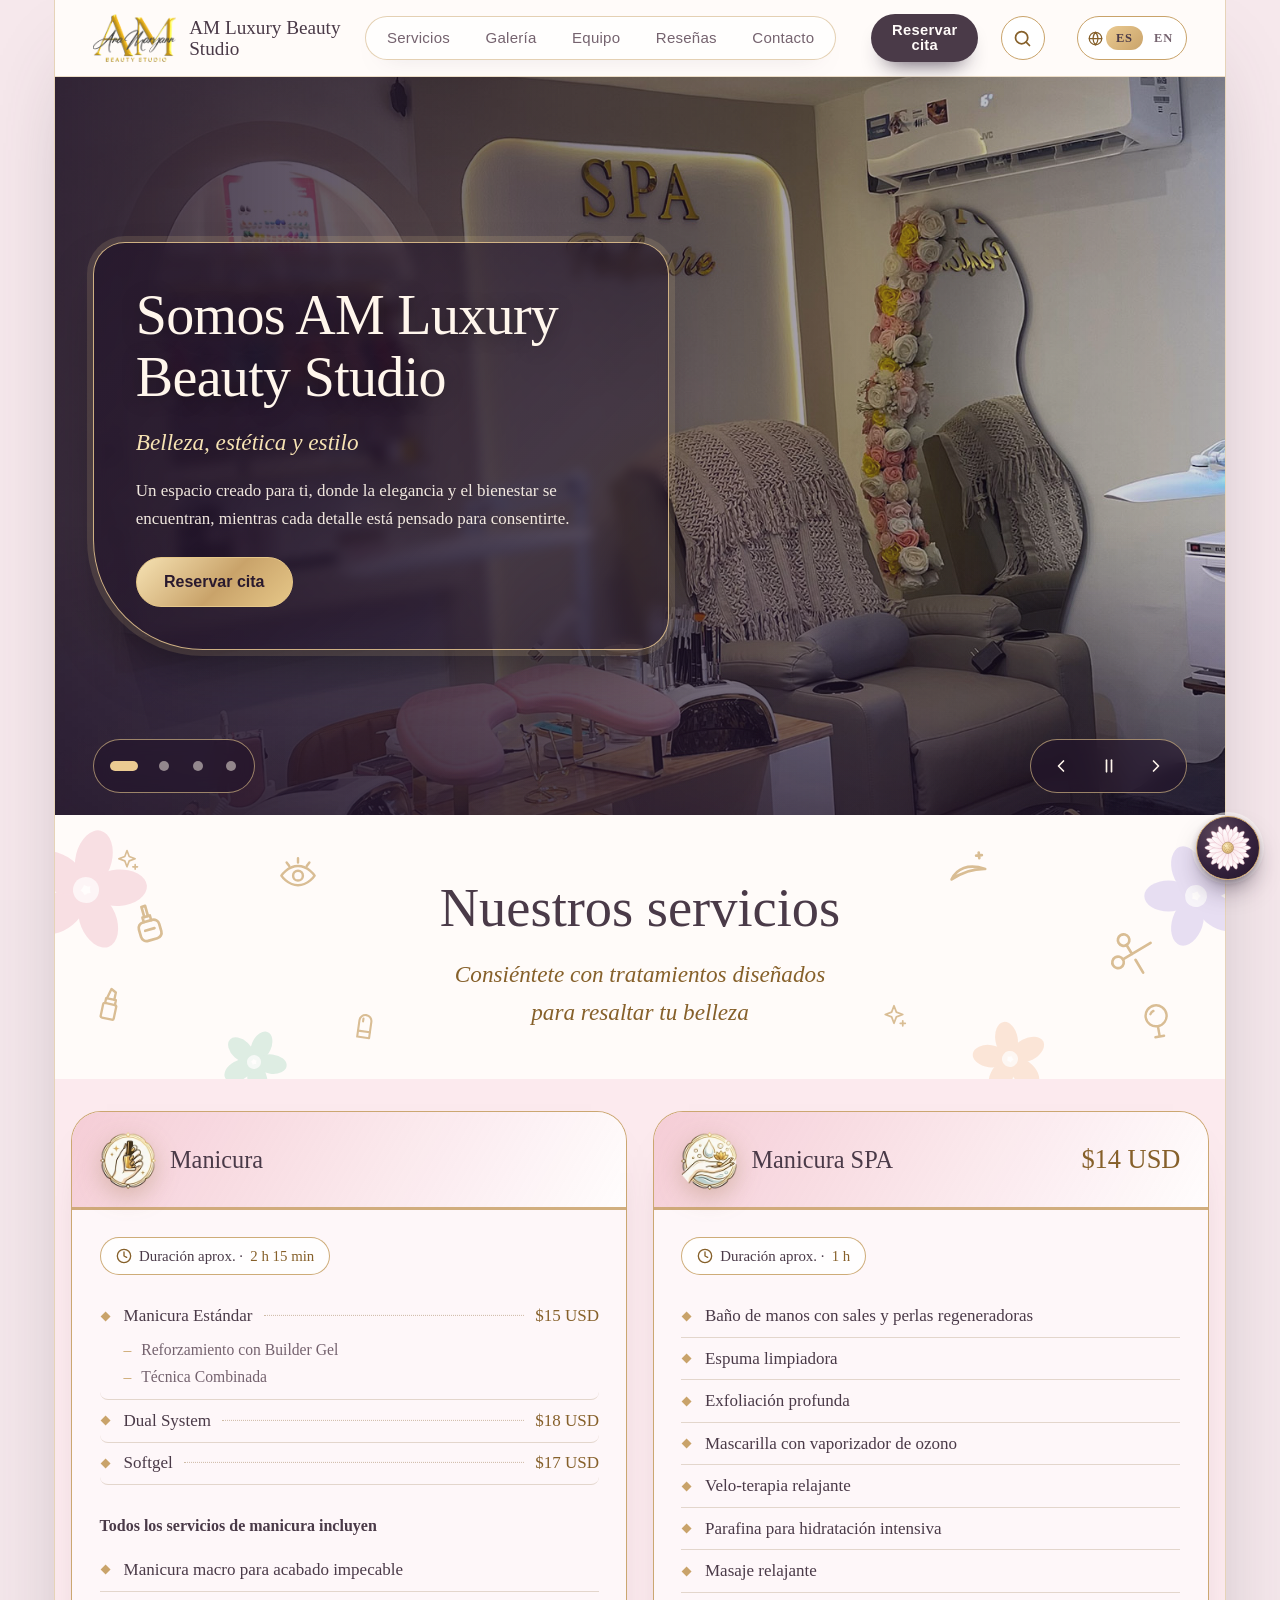
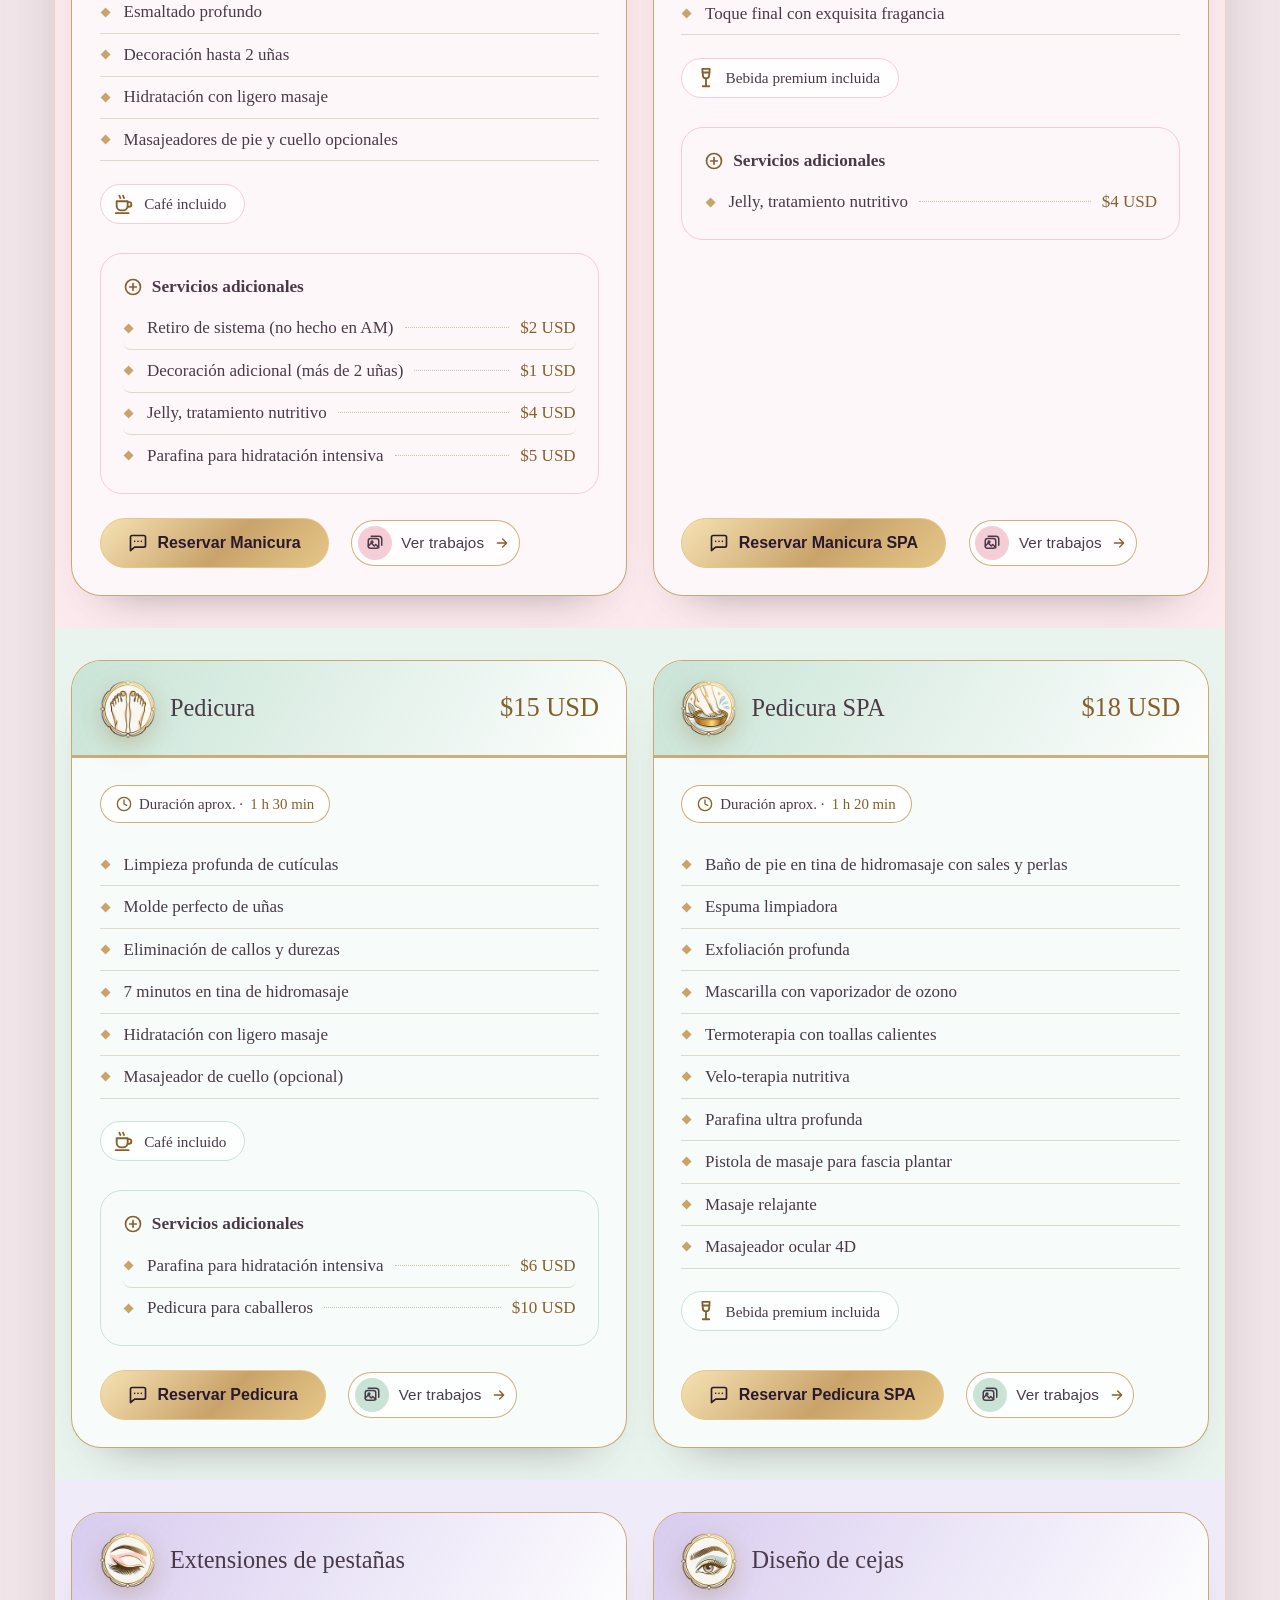
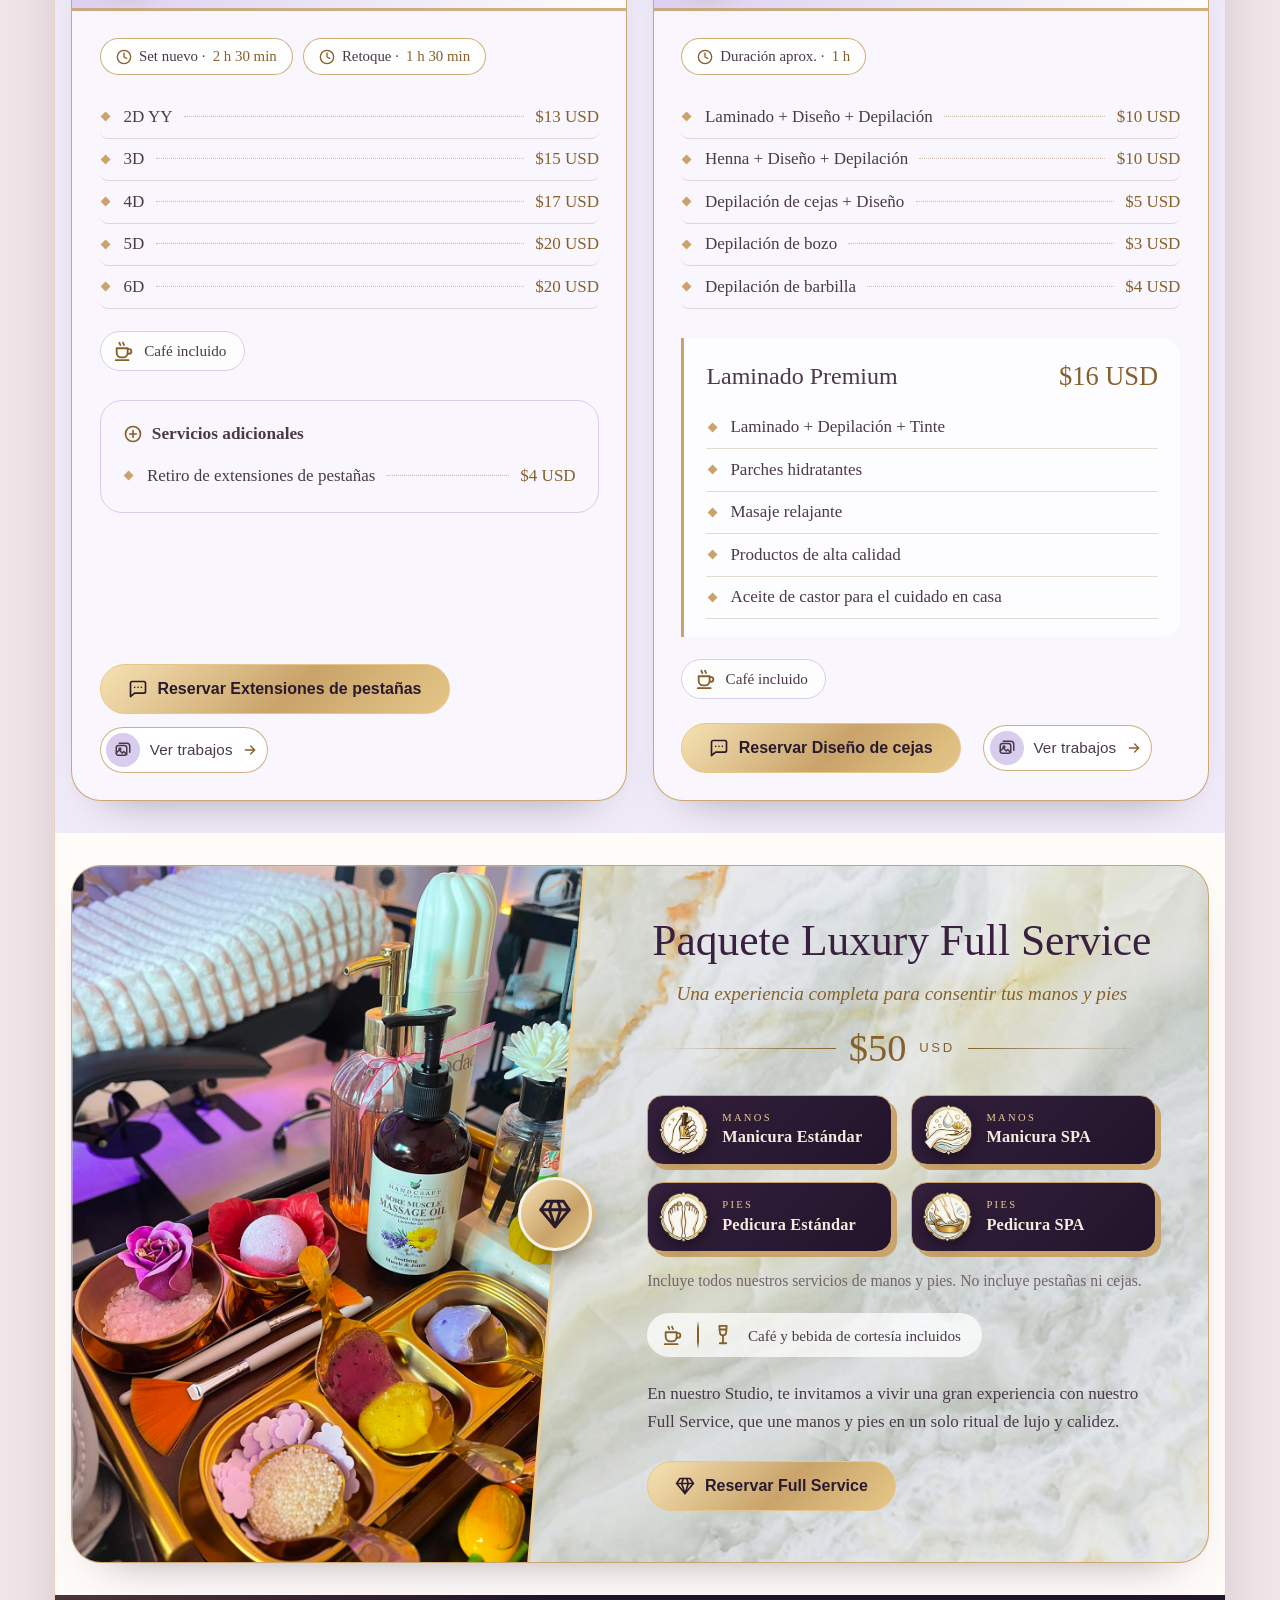
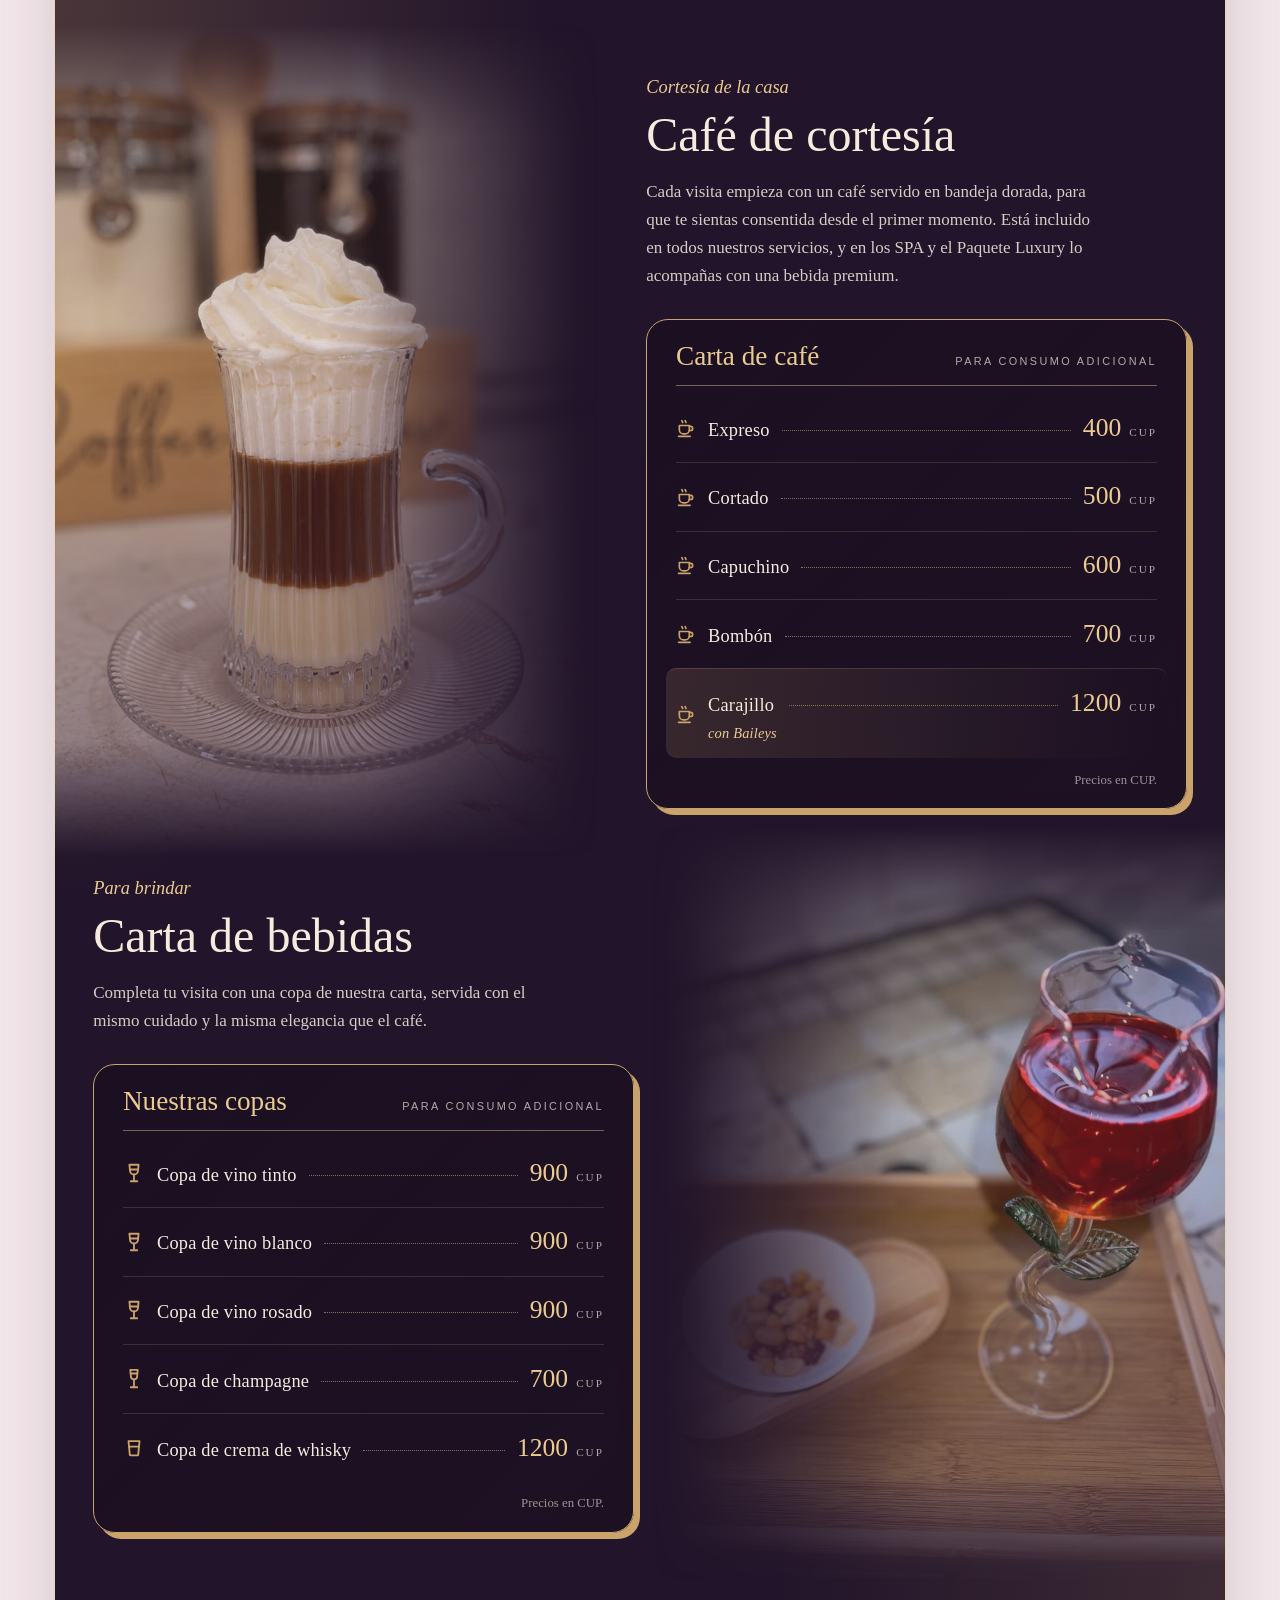
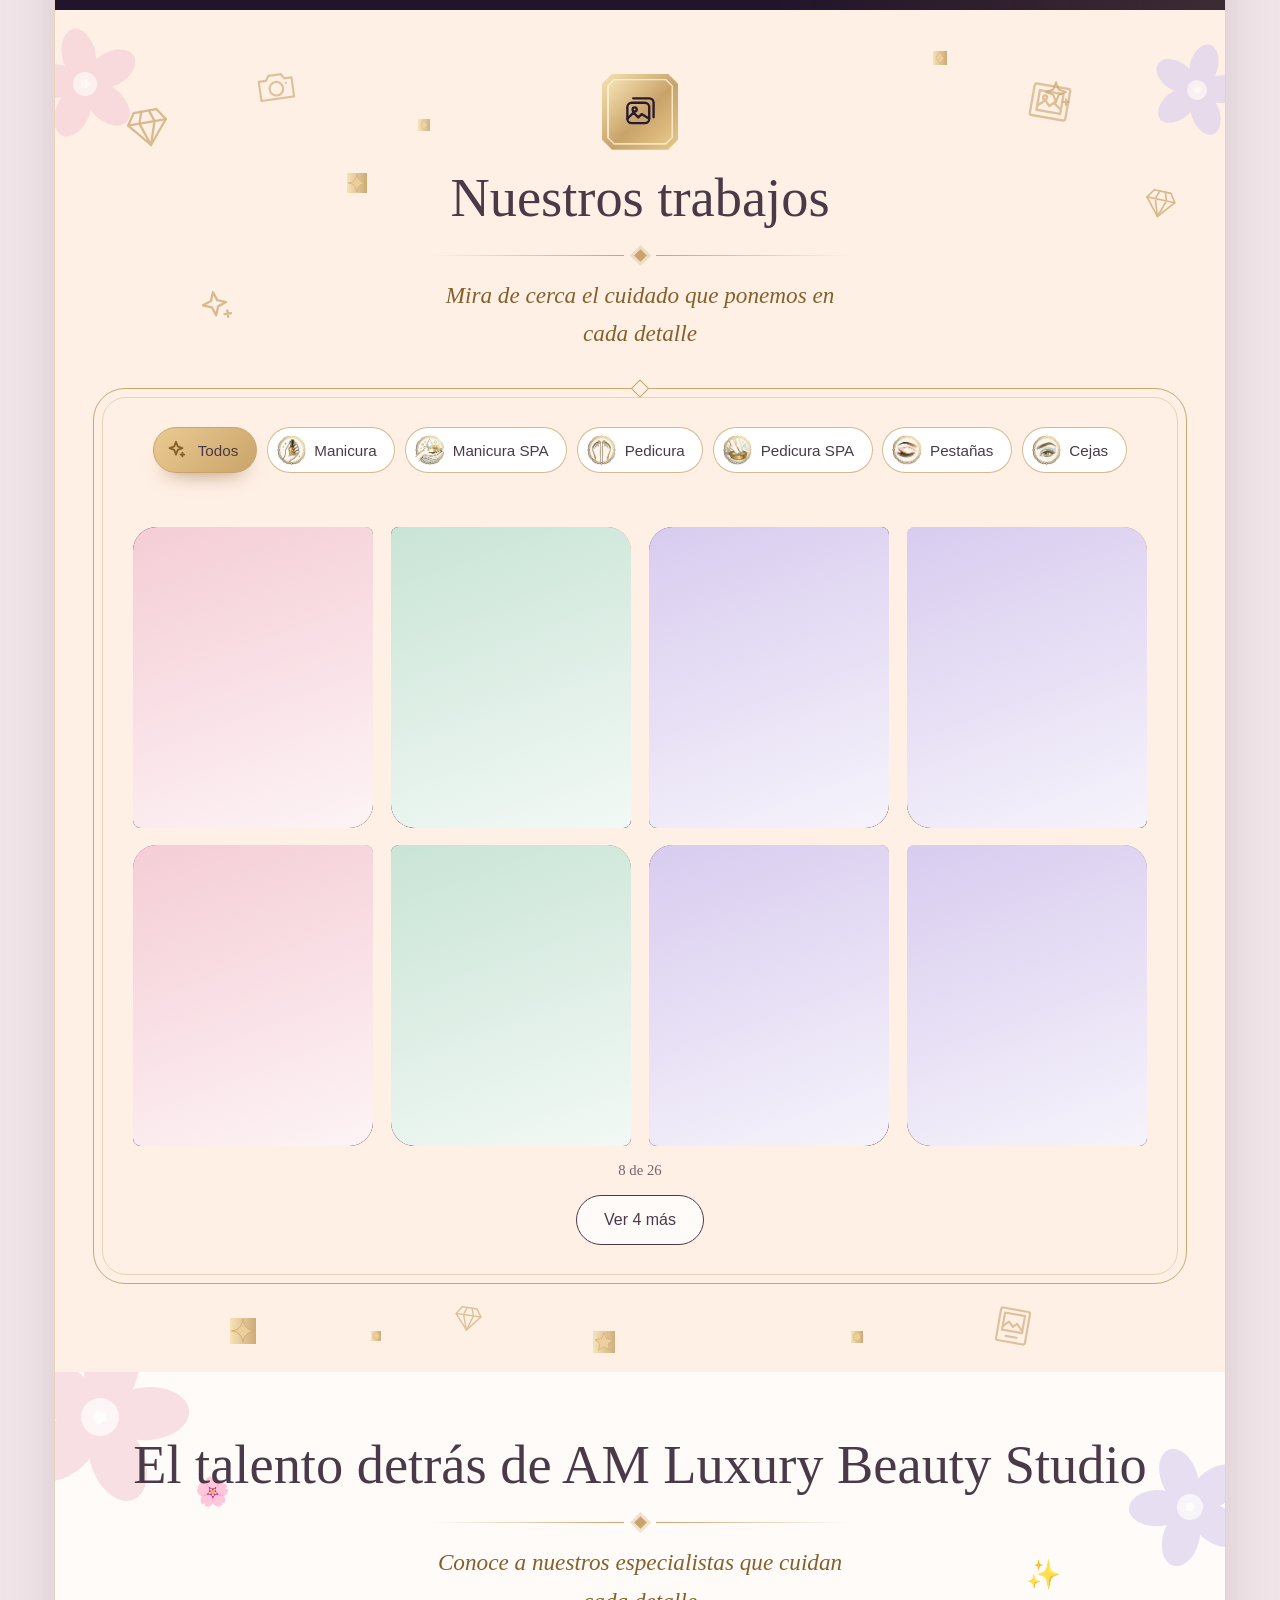
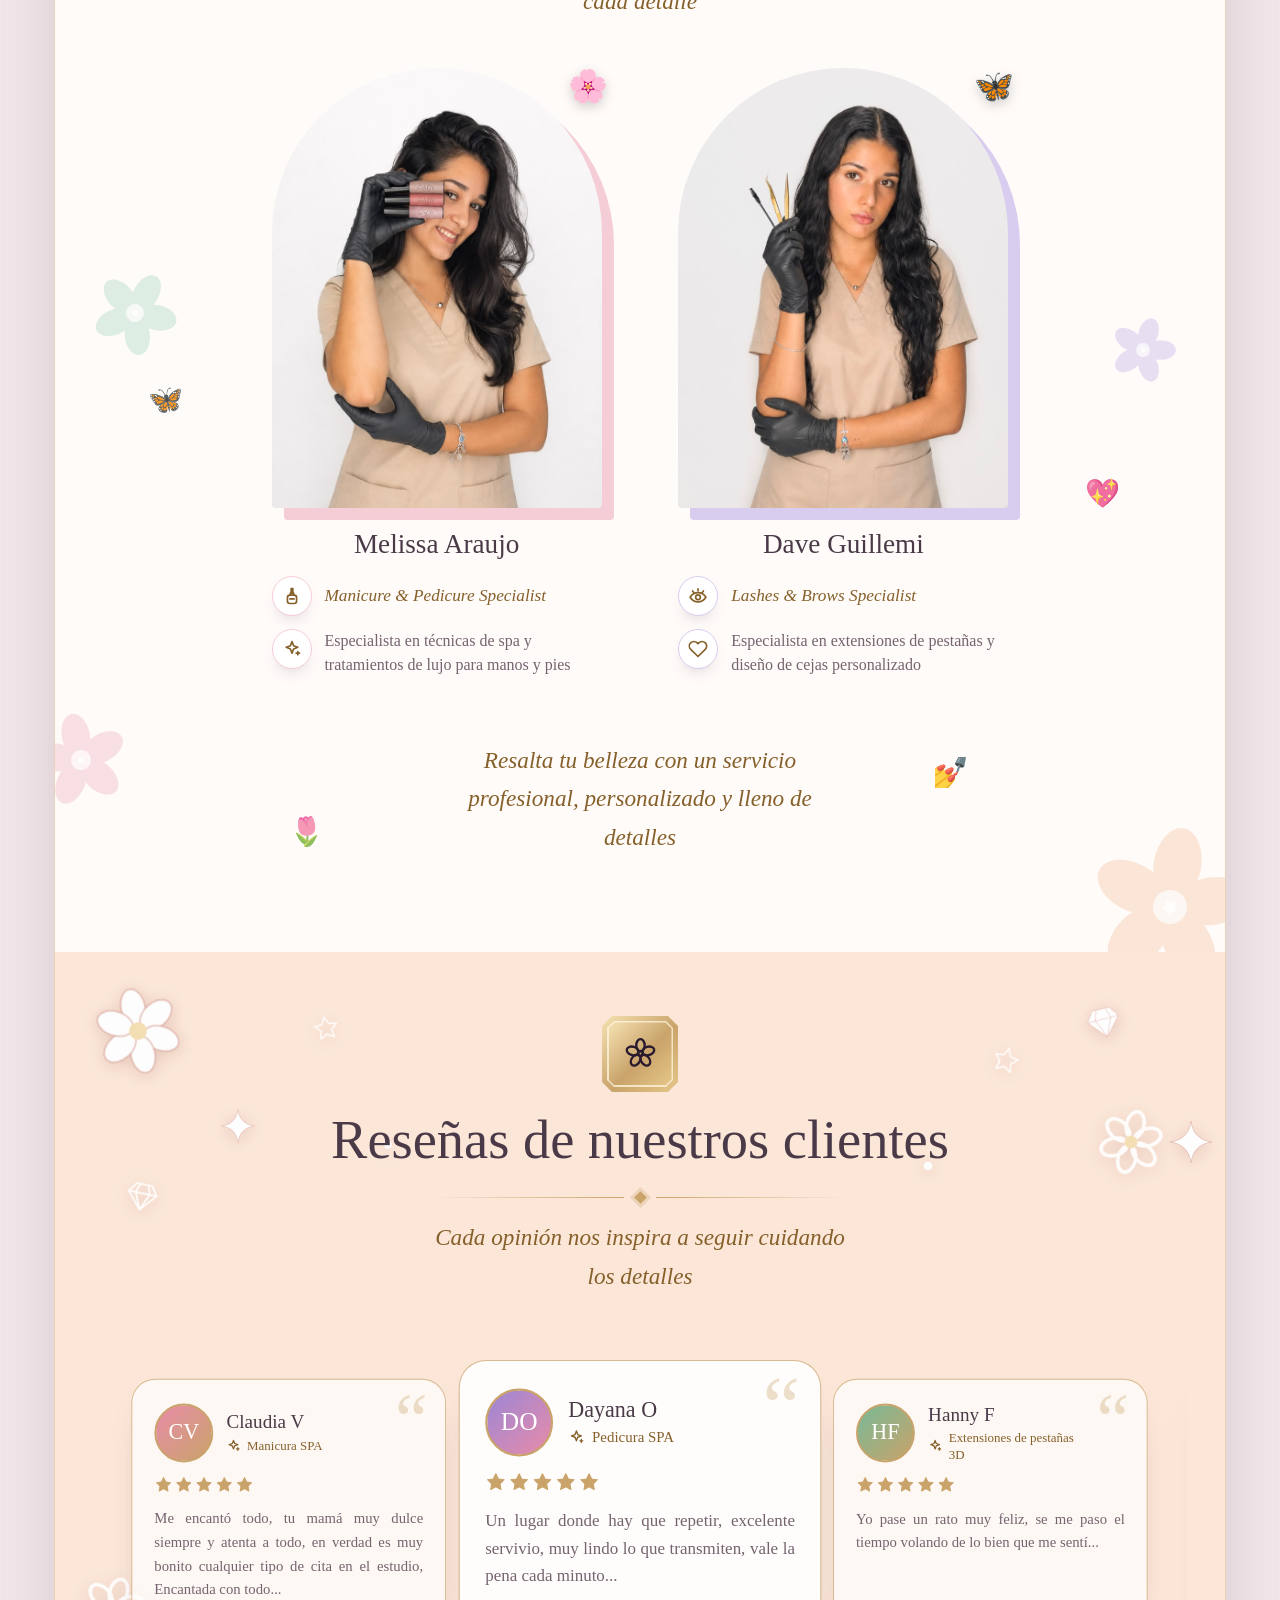
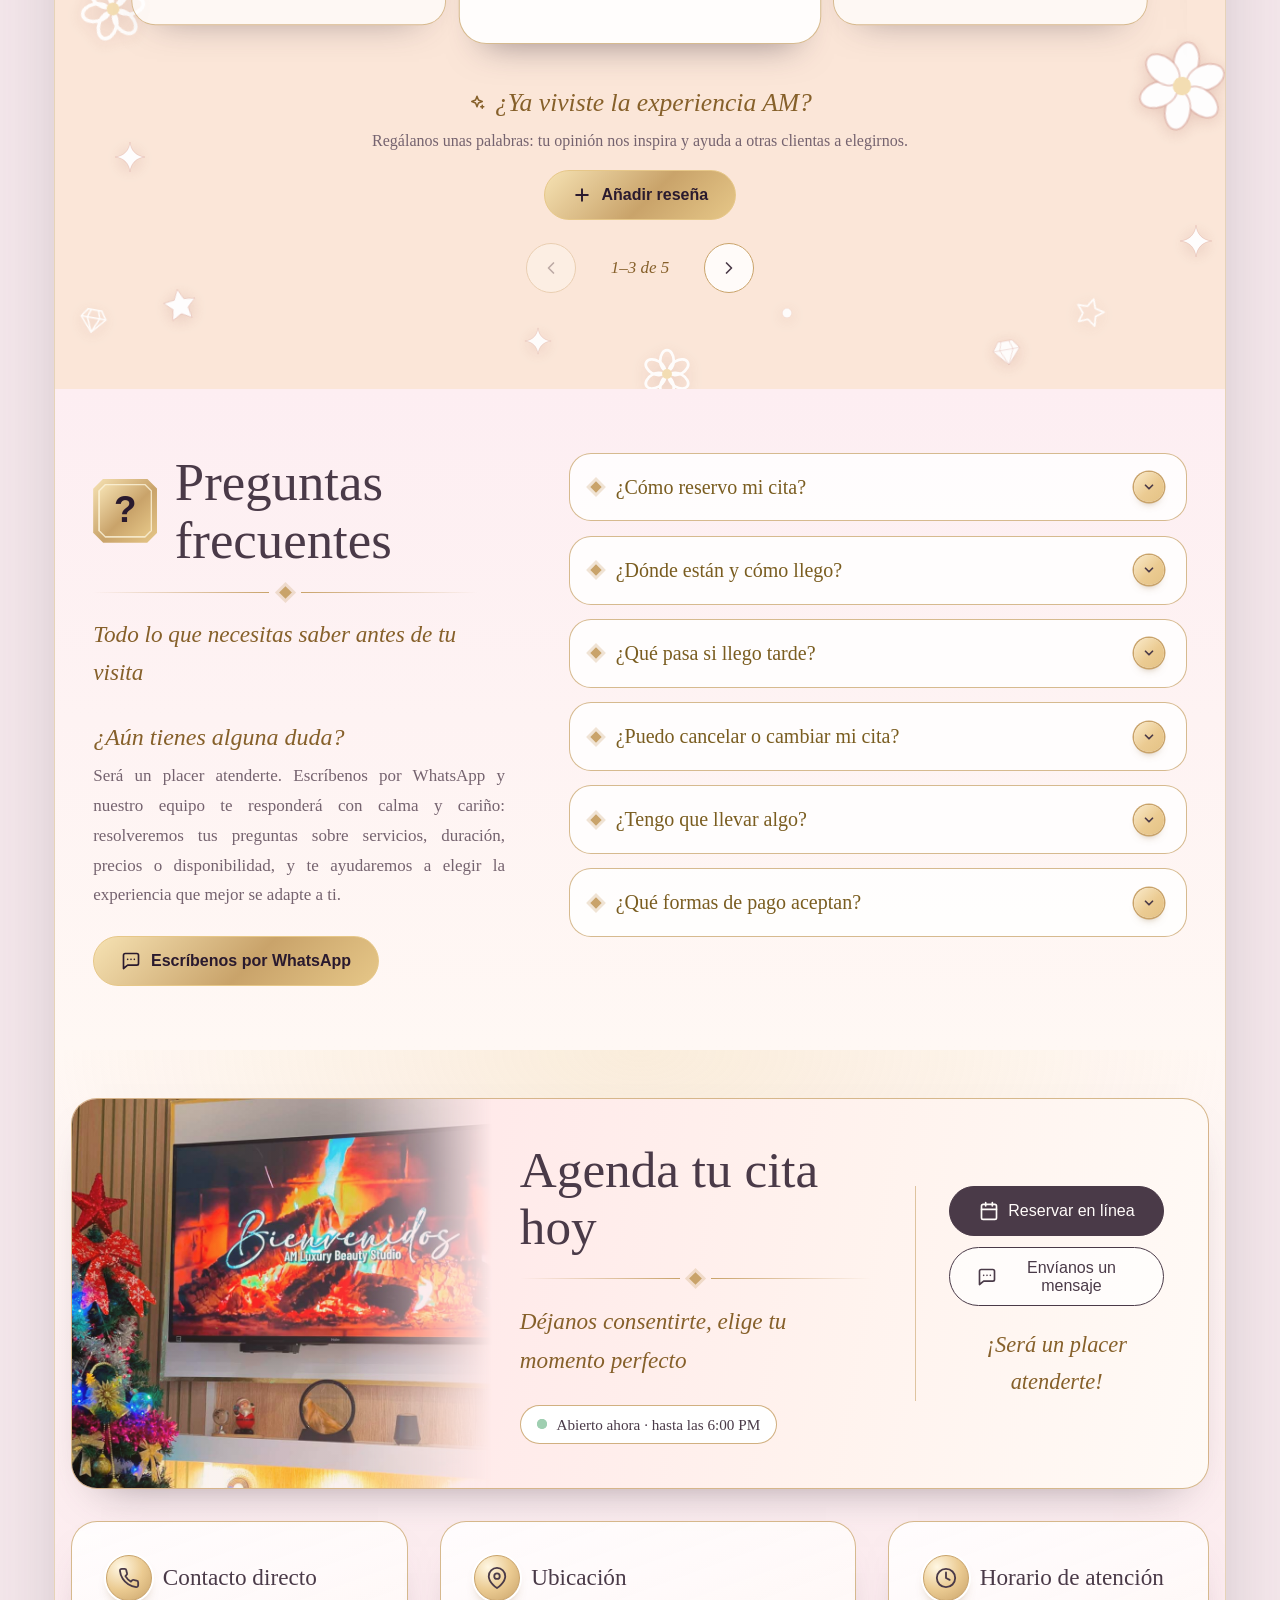
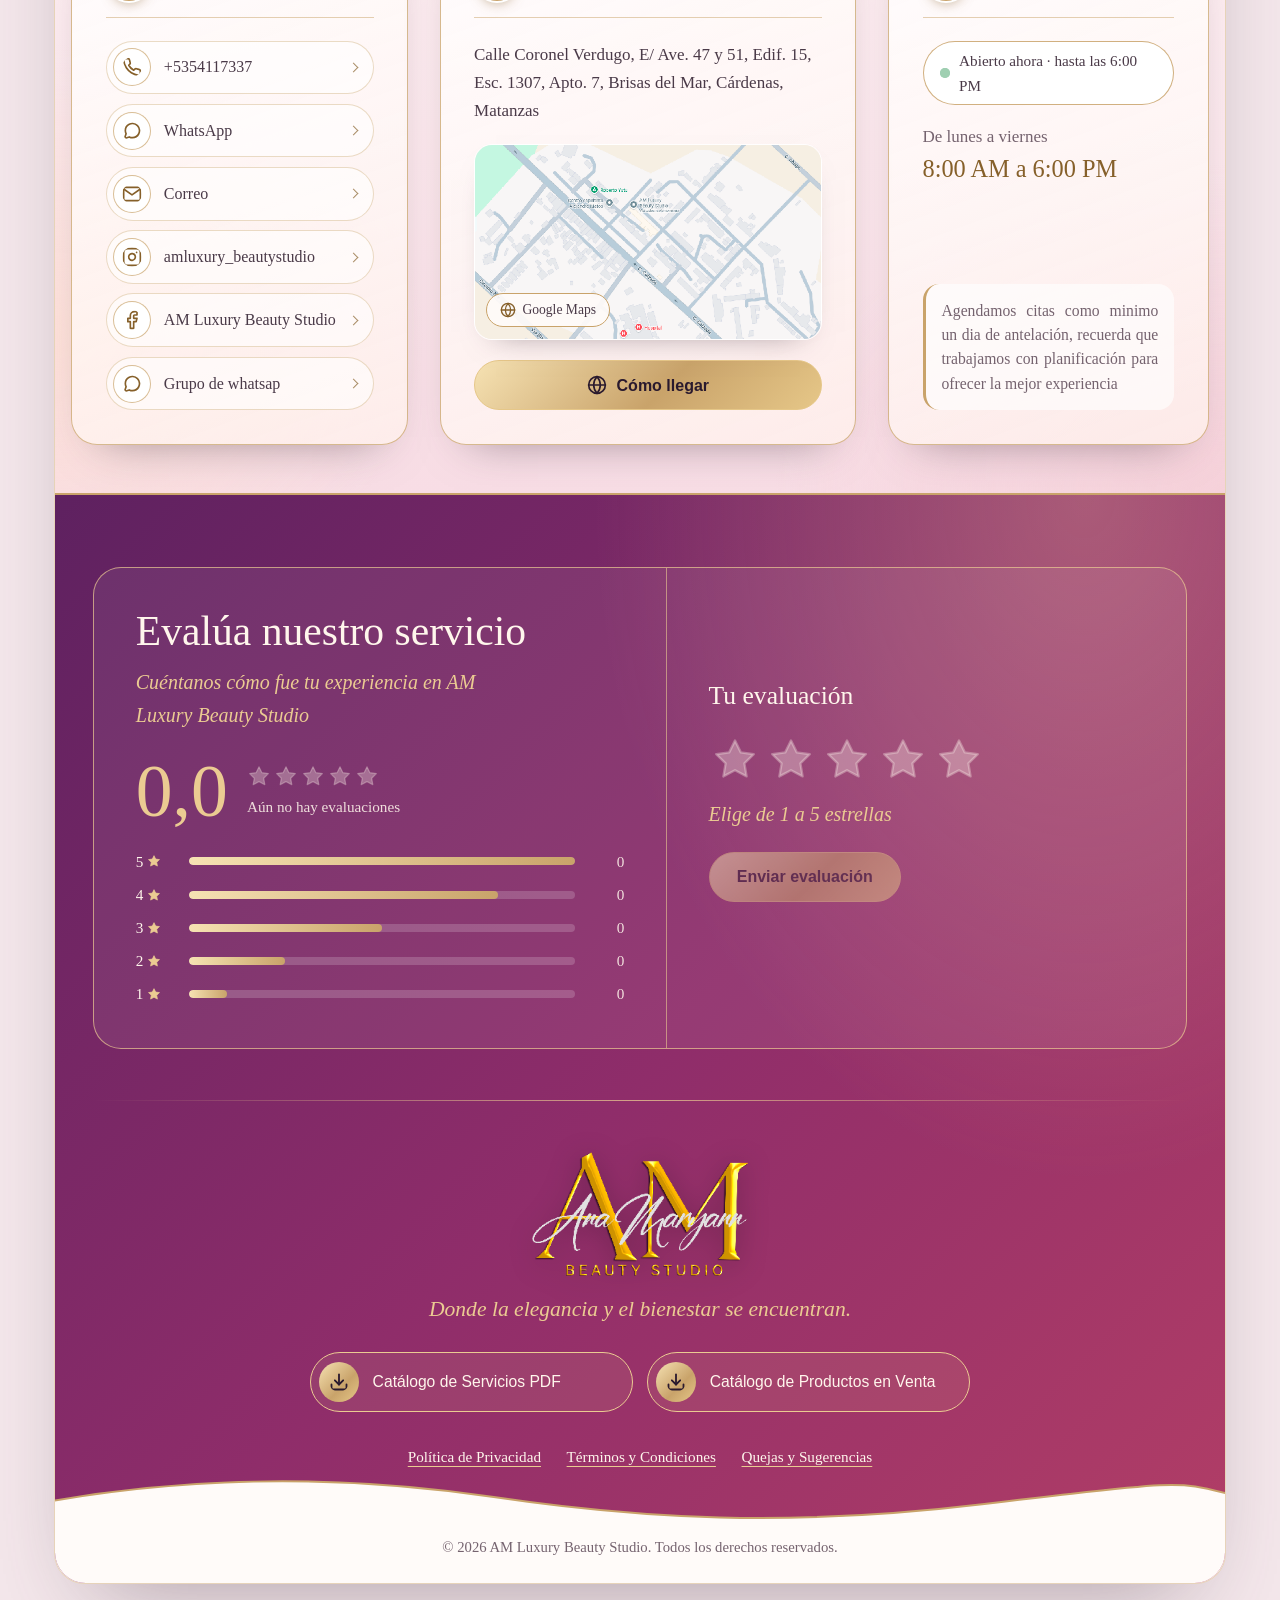
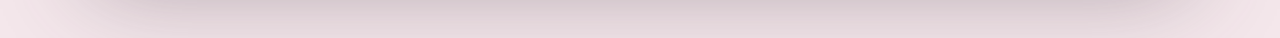
<file: index.html>
<!DOCTYPE html>
<html lang="es">
<head>
<meta charset="utf-8">
<meta http-equiv="Content-Security-Policy" content="default-src 'self'; script-src 'self' 'sha256-/x7W7R75k8Roq0WaVRQX9blP4OufE5xbAdzklGxsgpw='; style-src 'self' 'unsafe-inline' https://fonts.googleapis.com; font-src https://fonts.gstatic.com; img-src 'self' data: blob: https://drive.google.com https://lh3.googleusercontent.com; media-src 'self'; connect-src 'self' https://script.google.com https://script.googleusercontent.com; object-src 'none'; base-uri 'self'; form-action 'none'">
<meta name="referrer" content="strict-origin-when-cross-origin">
<meta name="viewport" content="width=device-width, initial-scale=1, viewport-fit=cover">
<title>AM Luxury Beauty Studio</title>
<meta name="description" content="Un espacio creado para ti, donde la elegancia y el bienestar se encuentran, mientras cada detalle está pensado para consentirte.">
<meta name="theme-color" content="#F4E7EB">

<link rel="canonical" href="https://am-beauty-studio.github.io/luxury/">
<meta property="og:type" content="website">
<meta property="og:site_name" content="AM Luxury Beauty Studio">
<meta property="og:locale" content="es_ES">
<meta property="og:title" content="AM Luxury Beauty Studio">
<meta property="og:description" content="Manicura, pedicura SPA, pestañas y cejas en Cárdenas. Café y bebida de cortesía. Reserva tu cita por WhatsApp.">
<meta property="og:url" content="https://am-beauty-studio.github.io/luxury/">
<meta property="og:image" content="https://am-beauty-studio.github.io/luxury/img/salon1.jpg">
<meta property="og:image:alt" content="Interior de AM Luxury Beauty Studio">
<meta name="twitter:card" content="summary_large_image">
<meta name="twitter:title" content="AM Luxury Beauty Studio">
<meta name="twitter:description" content="Manicura, pedicura SPA, pestañas y cejas en Cárdenas. Café y bebida de cortesía. Reserva tu cita por WhatsApp.">
<meta name="twitter:image" content="https://am-beauty-studio.github.io/luxury/img/salon1.jpg">

<link rel="preload" as="image" href="img/salon1ok.jpg" fetchpriority="high">
<link rel="preconnect" href="https://fonts.googleapis.com">
<link rel="preconnect" href="https://fonts.gstatic.com" crossorigin>
<link href="https://fonts.googleapis.com/css2?family=Bodoni+Moda:ital,opsz,wght@0,6..96,400..700;1,6..96,400..700&family=Jost:wght@300..700&display=swap" rel="stylesheet">

<script>document.documentElement.classList.add('js');</script>

<link rel="stylesheet" href="css/styles.css">
</head>
<body>

<!-- Iconos (sprite SVG) -->
<svg width="0" height="0" style="position:absolute" aria-hidden="true" focusable="false">
  <defs>
    <symbol id="i-polish" viewBox="0 0 24 24"><rect x="6.5" y="11" width="11" height="10" rx="3"/><path d="M10 11V8.5h4V11"/><path d="M11 8.5V3h2v5.5"/><path d="M9.5 15.5h5"/></symbol>
    <symbol id="i-spa" viewBox="0 0 24 24"><path d="M12 4c2.2 2.4 3 5 3 8s-1.2 5.2-3 7c-1.8-1.8-3-4-3-7s.8-5.6 3-8z"/><path d="M8.6 12.2C6 11.8 3.7 12.8 2.4 15c2 2.8 5 4 8.2 4"/><path d="M15.4 12.2c2.6-.4 4.9.6 6.2 2.8-2 2.8-5 4-8.2 4"/></symbol>
    <symbol id="i-foot" viewBox="0 0 24 24"><path d="M9.2 21c-2.1-.4-3.2-2-3-4 .2-2.4 1.5-3.7 1.7-6.2C8.1 8.3 9.4 6.6 11.4 6.6c2.2 0 3.5 2 3.3 4.7-.2 2.6-1.6 4.5-1.3 6.3.3 2.1-.8 3.6-4.2 3.4z"/><circle cx="15.8" cy="4.2" r="1.3" fill="currentColor" stroke="none"/><circle cx="18.4" cy="5.8" r="1.1" fill="currentColor" stroke="none"/><circle cx="19.8" cy="8.3" r="1" fill="currentColor" stroke="none"/><circle cx="20" cy="11" r=".9" fill="currentColor" stroke="none"/></symbol>
    <symbol id="i-drop" viewBox="0 0 24 24"><path d="M12 3s6 6.2 6 10.5a6 6 0 0 1-12 0C6 9.2 12 3 12 3z"/><path d="M9.5 14a2.5 2.5 0 0 0 2.5 2.5"/></symbol>
    <symbol id="i-eye" viewBox="0 0 24 24"><path d="M2.5 13.5S6 8 12 8s9.5 5.5 9.5 5.5S18 19 12 19 2.5 13.5 2.5 13.5z"/><circle cx="12" cy="13.5" r="2.8"/><path d="M12 3.5V6M5.5 6l1.5 2M18.5 6L17 8"/></symbol>
    <symbol id="i-brow" viewBox="0 0 24 24"><path d="M3 16c3.2-5.4 9.4-7.4 18-3.6-6.4-.8-12.2.6-18 3.6z"/><path d="M18.5 3.5v3M17 5h3"/></symbol>
    <symbol id="i-diamond" viewBox="0 0 24 24"><path d="M6 3h12l4 6-10 12L2 9l4-6z"/><path d="M2 9h20M10 3 8 9l4 12 4-12-2-6"/></symbol>
    <symbol id="i-coffee" viewBox="0 0 24 24"><path d="M4 9h12v5a5 5 0 0 1-5 5H9a5 5 0 0 1-5-5V9z"/><path d="M16 10h1.5a2.5 2.5 0 0 1 0 5H16"/><path d="M7 3c0 1.2 1 1.4 1 2.5M11 3c0 1.2 1 1.4 1 2.5"/><path d="M3 22h14"/></symbol>
    <symbol id="i-flute" viewBox="0 0 24 24"><path d="M8 2h8l-.6 7a3.4 3.4 0 0 1-6.8 0L8 2z"/><path d="M12 12.5V21M8.5 21h7"/><path d="M8.3 6h7.4"/></symbol>
    <symbol id="i-wine" viewBox="0 0 24 24"><path d="M7 3h10l-.6 6.2a4.4 4.4 0 0 1-8.8 0L7 3z"/><path d="M7.4 8.2h9.2"/><path d="M12 13.6V20"/><path d="M8.5 21h7"/></symbol>
    <symbol id="i-tumbler" viewBox="0 0 24 24"><path d="M6 4.5h12l-1.4 14.7a1 1 0 0 1-1 .9H8.4a1 1 0 0 1-1-.9L6 4.5z"/><path d="M6.6 10.5h10.8"/></symbol>
    <symbol id="i-sparkle" viewBox="0 0 24 24"><path d="M12 3l1.9 5.1L19 10l-5.1 1.9L12 17l-1.9-5.1L5 10l5.1-1.9L12 3z"/><path d="M19 15v4M17 17h4"/></symbol>
    <symbol id="i-photos" viewBox="0 0 24 24"><rect x="3" y="6" width="14" height="13" rx="3"/><path d="M3 16l4-4 4 4 2-2 4 4"/><circle cx="8" cy="10.5" r="1.2"/><path d="M7 3h10a4 4 0 0 1 4 4v8"/></symbol>
    <symbol id="i-viewer" viewBox="0 0 24 24"><path d="M7 3h11a3 3 0 0 1 3 3v10"/><rect x="3" y="6" width="15" height="14" rx="3"/><path d="M3 17l4.2-4.2 3.3 3.3 2.3-2.3L18 17"/><circle cx="8" cy="10.6" r="1.4"/></symbol>
    <symbol id="i-bloom" viewBox="0 0 24 24"><ellipse cx="12" cy="6.4" rx="2.9" ry="4.2"/><ellipse cx="12" cy="6.4" rx="2.9" ry="4.2" transform="rotate(72 12 12)"/><ellipse cx="12" cy="6.4" rx="2.9" ry="4.2" transform="rotate(144 12 12)"/><ellipse cx="12" cy="6.4" rx="2.9" ry="4.2" transform="rotate(216 12 12)"/><ellipse cx="12" cy="6.4" rx="2.9" ry="4.2" transform="rotate(288 12 12)"/><circle cx="12" cy="12" r="1.7"/></symbol>
    <symbol id="gd-camera" viewBox="0 0 24 24"><path d="M3 8.5h4l1.6-2.6h6.8L17 8.5h4V19H3z"/><circle cx="12" cy="13.5" r="3.7"/><path d="M17.6 11h.01"/></symbol>
    <symbol id="gd-frame" viewBox="0 0 24 24"><rect x="3" y="4" width="18" height="16" rx="1"/><rect x="6" y="7" width="12" height="10"/><path d="M6 15l3.5-3.5 2.5 2.5 2-2L18 15"/><circle cx="9.2" cy="10.2" r="1"/></symbol>
    <symbol id="gd-polaroid" viewBox="0 0 24 24"><rect x="4" y="3" width="16" height="18" rx="1"/><rect x="6.5" y="5.5" width="11" height="9.5"/><path d="M6.5 13l3-3 2.5 2.5 2-2 3.5 3.5"/><path d="M9 18h6"/></symbol>
    <symbol id="gd-film" viewBox="0 0 24 24"><rect x="3" y="4" width="18" height="16" rx="1.5"/><path d="M7.5 4v16M16.5 4v16M3 8.5h4.5M3 12h4.5M3 15.5h4.5M16.5 8.5H21M16.5 12H21M16.5 15.5H21"/></symbol>
    <symbol id="gd-crop" viewBox="0 0 24 24"><path d="M3 8V3h5M16 3h5v5M21 16v5h-5M8 21H3v-5"/><circle cx="12" cy="12" r="1.2"/></symbol>
    <symbol id="gd-lozenge" viewBox="0 0 24 24"><path d="M12 2l7 10-7 10-7-10z"/></symbol>
    <symbol id="i-arrow-r" viewBox="0 0 24 24"><path d="M5 12h14M13 6l6 6-6 6"/></symbol>
    <symbol id="i-plus" viewBox="0 0 24 24"><circle cx="12" cy="12" r="9"/><path d="M12 8v8M8 12h8"/></symbol>
    <symbol id="i-msg" viewBox="0 0 24 24"><path d="M21 15a2 2 0 0 1-2 2H8l-5 4V5a2 2 0 0 1 2-2h14a2 2 0 0 1 2 2z"/><path d="M8 10h.01M12 10h.01M16 10h.01"/></symbol>
    <symbol id="i-heart" viewBox="0 0 24 24"><path d="M20.8 4.6a5.5 5.5 0 0 0-7.8 0L12 5.7l-1-1.1a5.5 5.5 0 0 0-7.8 7.8l1 1L12 21l7.8-7.6 1-1a5.5 5.5 0 0 0 0-7.8z"/></symbol>
    <symbol id="i-globe" viewBox="0 0 24 24"><circle cx="12" cy="12" r="10"/><path d="M2 12h20"/><path d="M12 2a15.3 15.3 0 0 1 4 10 15.3 15.3 0 0 1-4 10 15.3 15.3 0 0 1-4-10A15.3 15.3 0 0 1 12 2z"/></symbol>
    <symbol id="i-star" viewBox="0 0 24 24"><path d="M12 2.8l2.9 5.9 6.5.9-4.7 4.6 1.1 6.5L12 17.6 6.2 20.7l1.1-6.5L2.6 9.6l6.5-.9L12 2.8z"/></symbol>
    <symbol id="i-scissors" viewBox="0 0 24 24"><circle cx="6" cy="6" r="3"/><circle cx="6" cy="18" r="3"/><path d="M20 4 8.1 15.9M14.5 14.5 20 20M8.1 8.1 12 12"/></symbol>
    <symbol id="i-lipstick" viewBox="0 0 24 24"><rect x="8" y="12" width="8" height="9" rx="1"/><path d="M9 12V9h6v3"/><path d="M9.5 9 11 3l3 1.5V9"/></symbol>
    <symbol id="i-mirror" viewBox="0 0 24 24"><circle cx="12" cy="9" r="6"/><path d="M12 15v6M9.5 21h5"/><path d="M9 7.5a3.5 3.5 0 0 1 2-1.5"/></symbol>
    <symbol id="i-nail" viewBox="0 0 24 24"><path d="M8 21V10a4 4 0 0 1 8 0v11z"/><path d="M8 17h8"/><path d="M10.5 8.5v2"/></symbol>
    <symbol id="flower" viewBox="0 0 100 100">
      <g fill="currentColor">
        <ellipse cx="50" cy="25" rx="14" ry="22"/>
        <ellipse cx="50" cy="25" rx="14" ry="22" transform="rotate(72 50 50)"/>
        <ellipse cx="50" cy="25" rx="14" ry="22" transform="rotate(144 50 50)"/>
        <ellipse cx="50" cy="25" rx="14" ry="22" transform="rotate(216 50 50)"/>
        <ellipse cx="50" cy="25" rx="14" ry="22" transform="rotate(288 50 50)"/>
      </g>
      <circle cx="50" cy="50" r="10" fill="#fff" opacity=".75"/>
    </symbol>
      <symbol id="rvd-sparkle" viewBox="0 0 24 24"><path d="M12 1.5C12.7 7.6 16.4 11.3 22.5 12 16.4 12.7 12.7 16.4 12 22.5 11.3 16.4 7.6 12.7 1.5 12 7.6 11.3 11.3 7.6 12 1.5z"/></symbol>
    <symbol id="rvd-star" viewBox="0 0 24 24"><path d="M12 2.5l2.9 6.1 6.6.8-4.9 4.6 1.3 6.6L12 17.3l-5.9 3.3 1.3-6.6L2.5 9.4l6.6-.8z"/></symbol>
    <symbol id="rvd-diamond" viewBox="0 0 24 24"><path d="M6.5 3h11l4.5 6.5L12 21 2 9.5z"/><path d="M2 9.5h20M9 3L7 9.5 12 21M15 3l2 6.5L12 21" fill="none"/></symbol>
    <symbol id="rvd-flower" viewBox="0 0 24 24"><ellipse cx="12" cy="6" rx="3" ry="4.6"/><ellipse cx="12" cy="6" rx="3" ry="4.6" transform="rotate(60 12 12)"/><ellipse cx="12" cy="6" rx="3" ry="4.6" transform="rotate(120 12 12)"/><ellipse cx="12" cy="6" rx="3" ry="4.6" transform="rotate(180 12 12)"/><ellipse cx="12" cy="6" rx="3" ry="4.6" transform="rotate(240 12 12)"/><ellipse cx="12" cy="6" rx="3" ry="4.6" transform="rotate(300 12 12)"/><circle cx="12" cy="12" r="2.2" fill="#F3DDB0" stroke="none"/></symbol>
    <symbol id="rvd-dot" viewBox="0 0 24 24"><circle cx="12" cy="12" r="8"/></symbol>
  <symbol id="i-clock" viewBox="0 0 24 24"><circle cx="12" cy="12" r="10"/><polyline points="12 6 12 12 16 14"/></symbol>
    <symbol id="i-tag" viewBox="0 0 24 24"><path d="M20.6 13.4l-7.2 7.2a2 2 0 0 1-2.8 0L3 13V3h10l7.6 7.6a2 2 0 0 1 0 2.8z"/><circle cx="7.5" cy="7.5" r="1.2"/></symbol>
  </defs>
</svg>

<a class="skip" href="#servicios">Ir al contenido</a>

<!-- Botón flotante volver arriba -->
<button id="btn-top" class="btn-top" type="button" aria-label="Volver arriba" title="Volver arriba">
  <svg class="icon" viewBox="0 0 24 24" aria-hidden="true"><line x1="12" y1="19" x2="12" y2="5"/><polyline points="5 12 12 5 19 12"/></svg>
</button>

<!-- Barra de reserva (solo móvil) -->
<div class="book-bar" id="book-bar" role="region" aria-label="Reservar cita">
  <a data-reservar="" class="btn btn-gold" href="https://wa.me/5354117337?text=Hola%2C%20quiero%20reservar%20una%20cita%20en%20AM%20Luxury%20Beauty%20Studio." target="_blank" rel="noopener"><svg class="icon" aria-hidden="true"><use href="#i-msg"/></svg>Reservar cita</a>
  <a class="book-call" href="tel:+5354117337" aria-label="Llamar al estudio"><svg class="icon" viewBox="0 0 24 24" aria-hidden="true"><path d="M22 16.92v3a2 2 0 0 1-2.18 2 19.79 19.79 0 0 1-8.63-3.07 19.5 19.5 0 0 1-6-6 19.79 19.79 0 0 1-3.07-8.67A2 2 0 0 1 4.11 2h3a2 2 0 0 1 2 1.72 12.84 12.84 0 0 0 .7 2.81 2 2 0 0 1-.45 2.11L8.09 9.91a16 16 0 0 0 6 6l1.27-1.27a2 2 0 0 1 2.11-.45 12.84 12.84 0 0 0 2.81.7A2 2 0 0 1 22 16.92z"/></svg></a>
</div>

<div class="page">

<header class="site-header">
  <div class="wrap header-in">
    <a class="brand" href="#top" aria-label="AM Luxury Beauty Studio, inicio">
      <img src="img/AM-logo.png" alt="AM Beauty Studio">
      <span>AM Luxury Beauty Studio</span>
    </a>
    <button class="nav-toggle" type="button" aria-expanded="false" aria-controls="nav" aria-label="Abrir menú"><span></span><span></span><span></span></button>
    <nav class="nav" id="nav" aria-label="Principal">
      <div class="nav-links">
        <span class="nav-pill" aria-hidden="true"></span>
        <a href="#servicios" style="--i:1;--t:var(--rose-tone)"><span class="nav-ico" aria-hidden="true"><svg class="icon"><use href="#i-polish"/></svg></span><span class="nav-txt">Servicios</span></a>
        <a href="#galeria" style="--i:2;--t:var(--sage-tone)"><span class="nav-ico" aria-hidden="true"><svg class="icon"><use href="#i-sparkle"/></svg></span><span class="nav-txt">Galería</span></a>
        <a href="#equipo" style="--i:3;--t:var(--lilac-tone)"><span class="nav-ico" aria-hidden="true"><svg class="icon"><use href="#i-heart"/></svg></span><span class="nav-txt">Equipo</span></a>
        <a href="#resenas" style="--i:4;--t:var(--peach-tone)"><span class="nav-ico" aria-hidden="true"><svg class="icon"><use href="#i-star"/></svg></span><span class="nav-txt">Reseñas</span></a>
        <a href="#reserva" style="--i:5;--t:var(--rose-tone)"><span class="nav-ico" aria-hidden="true"><svg class="icon"><use href="#i-msg"/></svg></span><span class="nav-txt">Contacto</span></a>
      </div>
      <a data-reservar="" class="btn btn-primary" style="--i:6" href="https://wa.me/5354117337?text=Hola%2C%20quiero%20reservar%20una%20cita%20en%20AM%20Luxury%20Beauty%20Studio." target="_blank" rel="noopener">Reservar cita</a>
    </nav>
    <button class="search-toggle" id="search-toggle" type="button" aria-expanded="false" aria-controls="site-search" aria-label="Buscar en la web"><svg class="icon" viewBox="0 0 24 24" aria-hidden="true"><circle cx="11" cy="11" r="7"/><path d="M20 20l-3.5-3.5"/></svg></button>
    <div class="lang-switch" role="group" aria-label="Idioma / Language">
      <svg class="icon" aria-hidden="true"><use href="#i-globe"/></svg>
      <button type="button" data-lang="es" lang="es" aria-pressed="true" title="Español">ES</button>
      <button type="button" data-lang="en" lang="en" aria-pressed="false" title="English">EN</button>
    </div>
  </div>
  <div class="site-search" id="site-search" role="search" aria-label="Buscar en la web" hidden>
    <div class="wrap ss-in">
      <div class="ss-bar">
        <svg class="icon" viewBox="0 0 24 24" aria-hidden="true"><circle cx="11" cy="11" r="7"/><path d="M20 20l-3.5-3.5"/></svg>
        <label class="sr" for="ss-input" id="ss-label">Buscar en la web</label>
        <input id="ss-input" type="search" autocomplete="off" autocapitalize="off" spellcheck="false" enterkeyhint="search" aria-describedby="ss-status">
        <button class="ss-btn" id="ss-clear" type="button" aria-label="Borrar búsqueda" hidden><svg class="icon" viewBox="0 0 24 24" aria-hidden="true"><path d="M6 6l12 12M18 6L6 18"/></svg></button>
        <button class="ss-btn" id="ss-close" type="button" aria-label="Cerrar búsqueda"><svg class="icon" viewBox="0 0 24 24" aria-hidden="true"><path d="M6 15l6-6 6 6"/></svg></button>
      </div>
      <div class="ss-body" id="ss-body"></div>
      <p class="sr" id="ss-status" aria-live="polite"></p>
    </div>
  </div>
</header>

<main id="top">

  <!-- Carrusel de bienvenida -->
  <section class="carousel" data-carousel aria-roledescription="carrusel" aria-label="Bienvenida a AM Luxury Beauty Studio">
    <div class="slides" aria-live="off">

      <div class="slide is-active" role="group" aria-roledescription="diapositiva" aria-label="1 de 4">
        <img src="img/salon1ok.jpg" alt="Salón AM Luxury Beauty Studio" fetchpriority="high" decoding="async">
        <div class="wrap">
          <div class="slide-card">
            <h1>Somos AM Luxury Beauty Studio</h1>
            <p class="slide-sub">Belleza, estética y estilo</p>
            <p>Un espacio creado para ti, donde la elegancia y el bienestar se encuentran, mientras cada detalle está pensado para consentirte.</p>
            <div class="actions">
              <a data-reservar="" class="btn btn-gold" href="https://wa.me/5354117337?text=Hola%2C%20quiero%20reservar%20una%20cita%20en%20AM%20Luxury%20Beauty%20Studio." target="_blank" rel="noopener">Reservar cita</a>
            </div>
          </div>
        </div>
      </div>

      <div class="slide" role="group" aria-roledescription="diapositiva" aria-label="2 de 4" aria-hidden="true" inert>
        <img src="img/manispa.jpg" alt="Manicura SPA" loading="lazy">
        <div class="wrap">
          <div class="slide-card">
            <h2>Un ritual para tus manos</h2>
            <p class="txt">Baño de manos con sales y perlas regeneradoras, mascarilla con vaporizador de ozono y un masaje relajante, con una bebida premium de cortesía.</p>
            <div class="actions"><a class="btn btn-gold" href="#manicura-spa">Ver Manicura SPA</a></div>
          </div>
        </div>
      </div>

      <div class="slide" role="group" aria-roledescription="diapositiva" aria-label="3 de 4" aria-hidden="true" inert>
        <img src="img/pedispa.jpg" alt="Pedicura SPA" loading="lazy">
        <div class="wrap">
          <div class="slide-card">
            <h2>Tus pies merecen descanso</h2>
            <p class="txt">Hidromasaje con sales y perlas, termoterapia con toallas calientes y masajeador ocular 4D, en una atmósfera tranquila con música relajante.</p>
            <div class="actions"><a class="btn btn-gold" href="#pedicura-spa">Ver Pedicura SPA</a></div>
          </div>
        </div>
      </div>

      <div class="slide" role="group" aria-roledescription="diapositiva" aria-label="4 de 4" aria-hidden="true" inert>
        <img src="img/pestanaok.jpg" alt="Extensiones de pestañas" loading="lazy">
        <div class="wrap">
          <div class="slide-card">
            <h2>Una mirada que resalta</h2>
            <p class="txt">Extensiones de pestañas y diseño de cejas personalizado, con un servicio profesional y lleno de detalles. Café incluido.</p>
            <div class="actions"><a class="btn btn-gold" href="#pestanas">Ver pestañas y cejas</a></div>
          </div>
        </div>
      </div>

    </div>

    <div class="controls">
      <div class="wrap">
        <div class="pill" role="group" aria-label="Elegir diapositiva">
          <button class="dot" type="button" aria-label="Ir a la diapositiva 1" aria-current="true"></button>
          <button class="dot" type="button" aria-label="Ir a la diapositiva 2" aria-current="false"></button>
          <button class="dot" type="button" aria-label="Ir a la diapositiva 3" aria-current="false"></button>
          <button class="dot" type="button" aria-label="Ir a la diapositiva 4" aria-current="false"></button>
        </div>
        <div class="pill">
          <button class="ctl prev" type="button" aria-label="Diapositiva anterior">
            <svg class="icon" viewBox="0 0 24 24" aria-hidden="true"><polyline points="15 18 9 12 15 6"/></svg>
          </button>
          <button class="ctl toggle" type="button" aria-label="Pausar carrusel">
            <svg class="icon i-pause" viewBox="0 0 24 24" aria-hidden="true"><line x1="9" y1="5" x2="9" y2="19"/><line x1="15" y1="5" x2="15" y2="19"/></svg>
            <svg class="icon i-play" viewBox="0 0 24 24" aria-hidden="true"><polygon points="7 4 19 12 7 20 7 4"/></svg>
          </button>
          <button class="ctl next" type="button" aria-label="Diapositiva siguiente">
            <svg class="icon" viewBox="0 0 24 24" aria-hidden="true"><polyline points="9 18 15 12 9 6"/></svg>
          </button>
        </div>
      </div>
    </div>
  </section>

  <!-- Servicios -->
  <div class="section-head has-deco" id="servicios">
    <div class="head-deco reveal reveal-fade" aria-hidden="true">
      <svg class="flower" style="--s:130px;--c:var(--rose-tone);left:-34px;top:10px;transform:rotate(14deg)" viewBox="0 0 100 100"><use href="#flower"/></svg>
      <svg class="flower" style="--s:110px;--c:var(--lilac-tone);right:-26px;top:26px;transform:rotate(-18deg)" viewBox="0 0 100 100"><use href="#flower"/></svg>
      <svg class="flower hide-sm" style="--s:70px;--c:var(--sage-tone);left:14%;bottom:-18px;transform:rotate(25deg)" viewBox="0 0 100 100"><use href="#flower"/></svg>
      <svg class="flower hide-sm" style="--s:80px;--c:var(--peach-tone);right:15%;bottom:-20px;transform:rotate(-10deg)" viewBox="0 0 100 100"><use href="#flower"/></svg>
      <svg class="icon hd" style="--s:46px;left:6%;top:32%;transform:rotate(-16deg)"><use href="#i-polish"/></svg>
      <svg class="icon hd" style="--s:46px;right:6%;top:44%;transform:rotate(14deg)"><use href="#i-scissors"/></svg>
      <svg class="icon hd hide-sm" style="--s:42px;left:19%;top:14%"><use href="#i-eye"/></svg>
      <svg class="icon hd hide-sm" style="--s:46px;right:20%;top:12%;transform:rotate(-6deg)"><use href="#i-brow"/></svg>
      <svg class="icon hd hide-sm" style="--s:40px;left:3%;top:64%;transform:rotate(12deg)"><use href="#i-lipstick"/></svg>
      <svg class="icon hd hide-sm" style="--s:42px;right:4%;top:70%;transform:rotate(-10deg)"><use href="#i-mirror"/></svg>
      <svg class="icon hd hide-sm" style="--s:36px;left:25%;bottom:14%;transform:rotate(8deg)"><use href="#i-nail"/></svg>
      <svg class="icon hd" style="--s:28px;left:5%;top:12%"><use href="#i-sparkle"/></svg>
      <svg class="icon hd hide-sm" style="--s:30px;right:27%;bottom:18%"><use href="#i-sparkle"/></svg>
    </div>
    <div class="wrap">
      <h2 class="reveal">Nuestros servicios</h2>
      <p class="quote reveal">Consiéntete con tratamientos diseñados para resaltar tu belleza</p>
    </div>
  </div>

  <div class="services">

  <div class="service svc-band tint-rose">
    <div class="wrap svc-pair">
    <article class="svc-card reveal" id="manicura">
      <div class="svc-head">
        <div class="title-row"><span class="ico" aria-hidden="true"><img src="img/ico-mani.webp" alt="" width="66" height="68" loading="lazy" decoding="async"></span>
            <h3>Manicura</h3></div>
      </div>
      <div class="svc-body">
          <div class="svc-meta">
            <span class="chip"><svg class="icon" aria-hidden="true"><use href="#i-clock"/></svg>Duración aprox. · <b>2 h 15 min</b></span>
          </div>
          <ul class="prices">
            <li>
              <div class="row"><span>Manicura Estándar</span><span class="dots"></span><span class="amt">$15 USD</span></div>
              <ul class="sub">
                <li>Reforzamiento con Builder Gel</li>
                <li>Técnica Combinada</li>
              </ul>
            </li>
            <li class="row"><span>Dual System</span><span class="dots"></span><span class="amt">$18 USD</span></li>
            <li class="row"><span>Softgel</span><span class="dots"></span><span class="amt">$17 USD</span></li>
          </ul>
          <h4>Todos los servicios de manicura incluyen</h4>
          <ul class="list">
            <li>Manicura macro para acabado impecable</li>
            <li>Esmaltado profundo</li>
            <li>Decoración hasta 2 uñas</li>
            <li>Hidratación con ligero masaje</li>
            <li>Masajeadores de pie y cuello opcionales</li>
          </ul>
          <p class="perk"><svg class="icon" aria-hidden="true"><use href="#i-coffee"/></svg>Café incluido</p>
          <div class="extras">
            <h4><svg class="icon" aria-hidden="true"><use href="#i-plus"/></svg>Servicios adicionales</h4>
            <ul class="prices">
              <li class="row"><span>Retiro de sistema (no hecho en AM)</span><span class="dots"></span><span class="amt">$2 USD</span></li>
              <li class="row"><span>Decoración adicional (más de 2 uñas)</span><span class="dots"></span><span class="amt">$1 USD</span></li>
              <li class="row"><span>Jelly, tratamiento nutritivo</span><span class="dots"></span><span class="amt">$4 USD</span></li>
              <li class="row"><span>Parafina para hidratación intensiva</span><span class="dots"></span><span class="amt">$5 USD</span></li>
            </ul>
          </div>
          
      </div>
      <div class="svc-foot">
        <a data-reservar="manicura" class="btn btn-gold" href="https://wa.me/5354117337?text=Hola%2C%20quiero%20reservar%20cita%20para%20Manicura%20en%20AM%20Luxury%20Beauty%20Studio.%20%C2%BFQu%C3%A9%20horarios%20tienen%20disponibles%3F" target="_blank" rel="noopener"><svg class="icon" aria-hidden="true"><use href="#i-msg"/></svg>Reservar Manicura</a>
        <a class="svc-link svc-gal" href="#galeria" data-gal-filter="manicura"><span class="sg-ico" aria-hidden="true"><svg class="icon"><use href="#i-photos"/></svg></span><span class="sg-txt">Ver trabajos</span><svg class="icon sg-arrow" aria-hidden="true"><use href="#i-arrow-r"/></svg></a>
      </div>
    </article>
    <article class="svc-card reveal" id="manicura-spa">
      <div class="svc-head">
        <div class="title-row"><span class="ico" aria-hidden="true"><img src="img/ico-mani-spa.webp" alt="" width="66" height="68" loading="lazy" decoding="async"></span>
            <h3>Manicura SPA</h3><span class="title-price">$14 USD</span></div>
      </div>
      <div class="svc-body">
          <div class="svc-meta"><span class="chip"><svg class="icon" aria-hidden="true"><use href="#i-clock"/></svg>Duración aprox. · <b>1 h</b></span></div>
          <ul class="list">
            <li>Baño de manos con sales y perlas regeneradoras</li>
            <li>Espuma limpiadora</li>
            <li>Exfoliación profunda</li>
            <li>Mascarilla con vaporizador de ozono</li>
            <li>Velo-terapia relajante</li>
            <li>Parafina para hidratación intensiva</li>
            <li>Masaje relajante</li>
            <li>Toque final con exquisita fragancia</li>
          </ul>
          <p class="perk"><svg class="icon" aria-hidden="true"><use href="#i-flute"/></svg>Bebida premium incluida</p>
          <div class="extras">
            <h4><svg class="icon" aria-hidden="true"><use href="#i-plus"/></svg>Servicios adicionales</h4>
            <ul class="prices">
              <li class="row"><span>Jelly, tratamiento nutritivo</span><span class="dots"></span><span class="amt">$4 USD</span></li>
            </ul>
          </div>
          
      </div>
      <div class="svc-foot">
        <a data-reservar="manicura-spa" class="btn btn-gold" href="https://wa.me/5354117337?text=Hola%2C%20quiero%20reservar%20cita%20para%20Manicura%20SPA%20en%20AM%20Luxury%20Beauty%20Studio.%20%C2%BFQu%C3%A9%20horarios%20tienen%20disponibles%3F" target="_blank" rel="noopener"><svg class="icon" aria-hidden="true"><use href="#i-msg"/></svg>Reservar Manicura SPA</a>
        <a class="svc-link svc-gal" href="#galeria" data-gal-filter="manicura-spa"><span class="sg-ico" aria-hidden="true"><svg class="icon"><use href="#i-photos"/></svg></span><span class="sg-txt">Ver trabajos</span><svg class="icon sg-arrow" aria-hidden="true"><use href="#i-arrow-r"/></svg></a>
      </div>
    </article>
    </div>
  </div>

  <div class="service svc-band tint-sage">
    <div class="wrap svc-pair">
    <article class="svc-card reveal" id="pedicura">
      <div class="svc-head">
        <div class="title-row"><span class="ico" aria-hidden="true"><img src="img/ico-pedi.webp" alt="" width="66" height="68" loading="lazy" decoding="async"></span>
            <h3>Pedicura</h3><span class="title-price">$15 USD</span></div>
      </div>
      <div class="svc-body">
          <div class="svc-meta"><span class="chip"><svg class="icon" aria-hidden="true"><use href="#i-clock"/></svg>Duración aprox. · <b>1 h 30 min</b></span></div>
          <ul class="list">
            <li>Limpieza profunda de cutículas</li>
            <li>Molde perfecto de uñas</li>
            <li>Eliminación de callos y durezas</li>
            <li>7 minutos en tina de hidromasaje</li>
            <li>Hidratación con ligero masaje</li>
            <li>Masajeador de cuello (opcional)</li>
          </ul>
          <p class="perk"><svg class="icon" aria-hidden="true"><use href="#i-coffee"/></svg>Café incluido</p>
          <div class="extras">
            <h4><svg class="icon" aria-hidden="true"><use href="#i-plus"/></svg>Servicios adicionales</h4>
            <ul class="prices">
              <li class="row"><span>Parafina para hidratación intensiva</span><span class="dots"></span><span class="amt">$6 USD</span></li>
              <li class="row"><span>Pedicura para caballeros</span><span class="dots"></span><span class="amt">$10 USD</span></li>
            </ul>
          </div>
          
      </div>
      <div class="svc-foot">
        <a data-reservar="pedicura" class="btn btn-gold" href="https://wa.me/5354117337?text=Hola%2C%20quiero%20reservar%20cita%20para%20Pedicura%20en%20AM%20Luxury%20Beauty%20Studio.%20%C2%BFQu%C3%A9%20horarios%20tienen%20disponibles%3F" target="_blank" rel="noopener"><svg class="icon" aria-hidden="true"><use href="#i-msg"/></svg>Reservar Pedicura</a>
        <a class="svc-link svc-gal" href="#galeria" data-gal-filter="pedicura"><span class="sg-ico" aria-hidden="true"><svg class="icon"><use href="#i-photos"/></svg></span><span class="sg-txt">Ver trabajos</span><svg class="icon sg-arrow" aria-hidden="true"><use href="#i-arrow-r"/></svg></a>
      </div>
    </article>
    <article class="svc-card reveal" id="pedicura-spa">
      <div class="svc-head">
        <div class="title-row"><span class="ico" aria-hidden="true"><img src="img/ico-pedi-spa.webp" alt="" width="66" height="68" loading="lazy" decoding="async"></span>
            <h3>Pedicura SPA</h3><span class="title-price">$18 USD</span></div>
      </div>
      <div class="svc-body">
          <div class="svc-meta"><span class="chip"><svg class="icon" aria-hidden="true"><use href="#i-clock"/></svg>Duración aprox. · <b>1 h 20 min</b></span></div>
          <ul class="list">
            <li>Baño de pie en tina de hidromasaje con sales y perlas</li>
            <li>Espuma limpiadora</li>
            <li>Exfoliación profunda</li>
            <li>Mascarilla con vaporizador de ozono</li>
            <li>Termoterapia con toallas calientes</li>
            <li>Velo-terapia nutritiva</li>
            <li>Parafina ultra profunda</li>
            <li>Pistola de masaje para fascia plantar</li>
            <li>Masaje relajante</li>
            <li>Masajeador ocular 4D</li>
          </ul>
          <p class="perk"><svg class="icon" aria-hidden="true"><use href="#i-flute"/></svg>Bebida premium incluida</p>
          
      </div>
      <div class="svc-foot">
        <a data-reservar="pedicura-spa" class="btn btn-gold" href="https://wa.me/5354117337?text=Hola%2C%20quiero%20reservar%20cita%20para%20Pedicura%20SPA%20en%20AM%20Luxury%20Beauty%20Studio.%20%C2%BFQu%C3%A9%20horarios%20tienen%20disponibles%3F" target="_blank" rel="noopener"><svg class="icon" aria-hidden="true"><use href="#i-msg"/></svg>Reservar Pedicura SPA</a>
        <a class="svc-link svc-gal" href="#galeria" data-gal-filter="pedicura-spa"><span class="sg-ico" aria-hidden="true"><svg class="icon"><use href="#i-photos"/></svg></span><span class="sg-txt">Ver trabajos</span><svg class="icon sg-arrow" aria-hidden="true"><use href="#i-arrow-r"/></svg></a>
      </div>
    </article>
    </div>
  </div>

  <div class="service svc-band tint-lilac">
    <div class="wrap svc-pair">
    <article class="svc-card reveal" id="pestanas">
      <div class="svc-head">
        <div class="title-row"><span class="ico" aria-hidden="true"><img src="img/ico-pestanas.webp" alt="" width="66" height="68" loading="lazy" decoding="async"></span>
            <h3>Extensiones de pestañas</h3></div>
      </div>
      <div class="svc-body">
          <div class="svc-meta">
            <span class="chip"><svg class="icon" aria-hidden="true"><use href="#i-clock"/></svg>Set nuevo · <b>2 h 30 min</b></span>
            <span class="chip"><svg class="icon" aria-hidden="true"><use href="#i-clock"/></svg>Retoque · <b>1 h 30 min</b></span>
          </div>
          <ul class="prices">
            <li class="row"><span>2D YY</span><span class="dots"></span><span class="amt">$13 USD</span></li>
            <li class="row"><span>3D</span><span class="dots"></span><span class="amt">$15 USD</span></li>
            <li class="row"><span>4D</span><span class="dots"></span><span class="amt">$17 USD</span></li>
            <li class="row"><span>5D</span><span class="dots"></span><span class="amt">$20 USD</span></li>
            <li class="row"><span>6D</span><span class="dots"></span><span class="amt">$20 USD</span></li>
          </ul>
          <p class="perk"><svg class="icon" aria-hidden="true"><use href="#i-coffee"/></svg>Café incluido</p>
          <div class="extras">
            <h4><svg class="icon" aria-hidden="true"><use href="#i-plus"/></svg>Servicios adicionales</h4>
            <ul class="prices">
              <li class="row"><span>Retiro de extensiones de pestañas</span><span class="dots"></span><span class="amt">$4 USD</span></li>
            </ul>
          </div>
          
      </div>
      <div class="svc-foot">
        <a data-reservar="pestanas" class="btn btn-gold" href="https://wa.me/5354117337?text=Hola%2C%20quiero%20reservar%20cita%20para%20Extensiones%20de%20pesta%C3%B1as%20en%20AM%20Luxury%20Beauty%20Studio.%20%C2%BFQu%C3%A9%20horarios%20tienen%20disponibles%3F" target="_blank" rel="noopener"><svg class="icon" aria-hidden="true"><use href="#i-msg"/></svg>Reservar Extensiones de pestañas</a>
        <a class="svc-link svc-gal" href="#galeria" data-gal-filter="pestanas"><span class="sg-ico" aria-hidden="true"><svg class="icon"><use href="#i-photos"/></svg></span><span class="sg-txt">Ver trabajos</span><svg class="icon sg-arrow" aria-hidden="true"><use href="#i-arrow-r"/></svg></a>
      </div>
    </article>
    <article class="svc-card reveal" id="cejas">
      <div class="svc-head">
        <div class="title-row"><span class="ico" aria-hidden="true"><img src="img/ico-cejas.webp" alt="" width="66" height="68" loading="lazy" decoding="async"></span>
            <h3>Diseño de cejas</h3></div>
      </div>
      <div class="svc-body">
          <div class="svc-meta">
            <span class="chip"><svg class="icon" aria-hidden="true"><use href="#i-clock"/></svg>Duración aprox. · <b>1 h</b></span>
          </div>
          <ul class="prices">
            <li class="row"><span>Laminado + Diseño + Depilación</span><span class="dots"></span><span class="amt">$10 USD</span></li>
            <li class="row"><span>Henna + Diseño + Depilación</span><span class="dots"></span><span class="amt">$10 USD</span></li>
            <li class="row"><span>Depilación de cejas + Diseño</span><span class="dots"></span><span class="amt">$5 USD</span></li>
            <li class="row"><span>Depilación de bozo</span><span class="dots"></span><span class="amt">$3 USD</span></li>
            <li class="row"><span>Depilación de barbilla</span><span class="dots"></span><span class="amt">$4 USD</span></li>
          </ul>
          <div class="premium">
            <div class="title-row"><h4>Laminado Premium</h4><span class="title-price">$16 USD</span></div>
            <ul class="list">
              <li>Laminado + Depilación + Tinte</li>
              <li>Parches hidratantes</li>
              <li>Masaje relajante</li>
              <li>Productos de alta calidad</li>
              <li>Aceite de castor para el cuidado en casa</li>
            </ul>
          </div>
          <p class="perk"><svg class="icon" aria-hidden="true"><use href="#i-coffee"/></svg>Café incluido</p>
          
      </div>
      <div class="svc-foot">
        <a data-reservar="cejas" class="btn btn-gold" href="https://wa.me/5354117337?text=Hola%2C%20quiero%20reservar%20cita%20para%20Dise%C3%B1o%20de%20cejas%20en%20AM%20Luxury%20Beauty%20Studio.%20%C2%BFQu%C3%A9%20horarios%20tienen%20disponibles%3F" target="_blank" rel="noopener"><svg class="icon" aria-hidden="true"><use href="#i-msg"/></svg>Reservar Diseño de cejas</a>
        <a class="svc-link svc-gal" href="#galeria" data-gal-filter="cejas"><span class="sg-ico" aria-hidden="true"><svg class="icon"><use href="#i-photos"/></svg></span><span class="sg-txt">Ver trabajos</span><svg class="icon sg-arrow" aria-hidden="true"><use href="#i-arrow-r"/></svg></a>
      </div>
    </article>
    </div>
  </div>

  </div>

  <!-- Paquete Luxury -->
  <section class="package" id="paquete">
    <div class="wrap">
      <div class="package-card">
        <figure class="pk-media reveal reveal-zoom">
          <img src="img/luxury.jpg" alt="Decoración Luxury" loading="lazy">
          <span class="seal" aria-hidden="true"><svg class="icon"><use href="#i-diamond"/></svg></span>
        </figure>
        <div class="pk-body">
          <div class="pk-head">
            <h2 class="reveal" style="text-align:center;">Paquete Luxury Full Service</h2>
            <p class="lead reveal" style="font-size: 1.2rem; text-align: center;">Una experiencia completa para consentir tus manos y pies</p>
          </div>
          <div class="pk-price reveal" role="text" aria-label="Precio: 50 dólares"><i aria-hidden="true"></i><span class="amt">$50</span><span class="cur">USD</span><i aria-hidden="true"></i></div>
          <ul class="pk-includes reveal">
            <li><img src="img/ico-mani.webp" alt="" width="50" height="52" loading="lazy"><span><small>Manos</small>Manicura Estándar</span></li>
            <li><img src="img/ico-mani-spa.webp" alt="" width="50" height="52" loading="lazy"><span><small>Manos</small>Manicura SPA</span></li>
            <li><img src="img/ico-pedi.webp" alt="" width="50" height="52" loading="lazy"><span><small>Pies</small>Pedicura Estándar</span></li>
            <li><img src="img/ico-pedi-spa.webp" alt="" width="50" height="52" loading="lazy"><span><small>Pies</small>Pedicura SPA</span></li>
          </ul>
          <p class="package-note reveal">Incluye todos nuestros servicios de manos y pies. No incluye pestañas ni cejas.</p>
          <p class="perk perk-duo reveal"><span class="duo" aria-hidden="true"><svg class="icon"><use href="#i-coffee"/></svg><i class="vline"></i><svg class="icon"><use href="#i-flute"/></svg></span>Café y bebida de cortesía incluidos</p>
          <p class="reveal">En nuestro Studio, te invitamos a vivir una gran experiencia con nuestro Full Service, que une manos y pies en un solo ritual de lujo y calidez.</p>
          <div class="actions reveal"><a data-reservar="paquete" class="btn btn-gold" href="https://wa.me/5354117337?text=Hola%2C%20quiero%20reservar%20el%20Paquete%20Luxury%20Full%20Service%20en%20AM%20Luxury%20Beauty%20Studio.%20%C2%BFQu%C3%A9%20horarios%20tienen%20disponibles%3F" target="_blank" rel="noopener"><svg class="icon" aria-hidden="true"><use href="#i-diamond"/></svg>Reservar Full Service</a></div>
        </div>
      </div>
    </div>
  </section>

  <!-- Café de cortesía + Carta de bebidas: un solo fondo continuo -->
  <section class="cafe" aria-label="Café de cortesía y carta de bebidas">
    <div class="cafe-row cafe-row--cafe" id="cafe" role="group" aria-labelledby="cafe-title">
    <div class="wrap">
      <div class="cafe-grid">
        <div class="cafe-space" aria-hidden="true"></div>
        <div class="cafe-body">
          <p class="kicker reveal">Cortesía de la casa</p>
          <h2 class="reveal" id="cafe-title">Café de cortesía</h2>
          <p class="cafe-lead reveal">Cada visita empieza con un café servido en bandeja dorada, para que te sientas consentida desde el primer momento. Está incluido en todos nuestros servicios, y en los SPA y el Paquete Luxury lo acompañas con una bebida premium.</p>
          <div class="cafe-menu reveal">
            <h3><span>Carta de café</span><small>Para consumo adicional</small></h3>
            <ul class="menu">
              <li><svg class="icon" aria-hidden="true"><use href="#i-coffee"/></svg><span class="mn">Expreso</span><i class="ml" aria-hidden="true"></i><span class="mp"><b>400</b> CUP</span></li>
              <li><svg class="icon" aria-hidden="true"><use href="#i-coffee"/></svg><span class="mn">Cortado</span><i class="ml" aria-hidden="true"></i><span class="mp"><b>500</b> CUP</span></li>
              <li><svg class="icon" aria-hidden="true"><use href="#i-coffee"/></svg><span class="mn">Capuchino</span><i class="ml" aria-hidden="true"></i><span class="mp"><b>600</b> CUP</span></li>
              <li><svg class="icon" aria-hidden="true"><use href="#i-coffee"/></svg><span class="mn">Bombón</span><i class="ml" aria-hidden="true"></i><span class="mp"><b>700</b> CUP</span></li>
              <li class="menu-special"><svg class="icon" aria-hidden="true"><use href="#i-coffee"/></svg><span class="mn">Carajillo <em>con Baileys</em></span><i class="ml" aria-hidden="true"></i><span class="mp"><b>1200</b> CUP</span></li>
            </ul>
            <p class="menu-note">Precios en CUP.</p>
          </div>
        </div>
      </div>
    </div>
    </div>
    <div class="cafe-row cafe-row--bebidas" id="bebidas" role="group" aria-labelledby="bebidas-title">
    <div class="wrap">
      <div class="cafe-grid">
        <div class="cafe-body">
          <p class="kicker reveal">Para brindar</p>
          <h2 class="reveal" id="bebidas-title">Carta de bebidas</h2>
          <p class="cafe-lead reveal">Completa tu visita con una copa de nuestra carta, servida con el mismo cuidado y la misma elegancia que el café.</p>
          <div class="cafe-menu reveal">
            <h3><span>Nuestras copas</span><small>Para consumo adicional</small></h3>
            <ul class="menu">
              <li><svg class="icon" aria-hidden="true"><use href="#i-wine"/></svg><span class="mn">Copa de vino tinto</span><i class="ml" aria-hidden="true"></i><span class="mp"><b>900</b> CUP</span></li>
              <li><svg class="icon" aria-hidden="true"><use href="#i-wine"/></svg><span class="mn">Copa de vino blanco</span><i class="ml" aria-hidden="true"></i><span class="mp"><b>900</b> CUP</span></li>
              <li><svg class="icon" aria-hidden="true"><use href="#i-wine"/></svg><span class="mn">Copa de vino rosado</span><i class="ml" aria-hidden="true"></i><span class="mp"><b>900</b> CUP</span></li>
              <li><svg class="icon" aria-hidden="true"><use href="#i-flute"/></svg><span class="mn">Copa de champagne</span><i class="ml" aria-hidden="true"></i><span class="mp"><b>700</b> CUP</span></li>
              <li><svg class="icon" aria-hidden="true"><use href="#i-tumbler"/></svg><span class="mn">Copa de crema de whisky</span><i class="ml" aria-hidden="true"></i><span class="mp"><b>1200</b> CUP</span></li>
            </ul>
            <p class="menu-note">Precios en CUP.</p>
          </div>
        </div>
        <div class="cafe-space" aria-hidden="true"></div>
      </div>
    </div>
    </div>
  </section>

  <!-- Equipo -->
  <!-- Galería de trabajos -->
  <section class="gallery" id="galeria" aria-labelledby="gal-title">
    <div class="gal-decor" aria-hidden="true">
      <svg class="gd" style="--x:6%;--y:7%;--s:46px;--r:-10deg;--dl:-0s;--o:0.7"><use href="#i-diamond"/></svg>
      <svg class="gd hide-sm" style="--x:17%;--y:4%;--s:44px;--r:-8deg;--dl:-1.5s;--o:0.6"><use href="#gd-camera"/></svg>
      <svg class="gd fill" style="--x:25%;--y:12%;--s:20px;--r:0deg;--dl:-3s;--o:0.9"><use href="#rvd-sparkle"/></svg>
      <svg class="gd hide-sm" style="--x:83%;--y:5%;--s:48px;--r:10deg;--dl:-4.5s;--o:0.6"><use href="#gd-frame"/></svg>
      <svg class="gd" style="--x:93%;--y:13%;--s:34px;--r:12deg;--dl:-6s;--o:0.7"><use href="#i-diamond"/></svg>
      <svg class="gd fill" style="--x:75%;--y:3%;--s:14px;--r:0deg;--dl:-7.5s;--o:0.9"><use href="#gd-lozenge"/></svg>
      <svg class="gd fill hide-sm" style="--x:31%;--y:8%;--s:12px;--r:0deg;--dl:-2s;--o:0.8"><use href="#gd-lozenge"/></svg>
      <svg class="gd side hide-sm" style="--x:3%;--y:24%;--s:40px;--r:0deg;--dl:-1s;--o:0.6"><use href="#gd-crop"/></svg>
      <svg class="gd fill side" style="--x:95%;--y:28%;--s:26px;--r:0deg;--dl:-5s;--o:0.9"><use href="#rvd-sparkle"/></svg>
      <svg class="gd side hide-sm" style="--x:2%;--y:38%;--s:50px;--r:-12deg;--dl:-3s;--o:0.6"><use href="#gd-polaroid"/></svg>
      <svg class="gd fill side" style="--x:6%;--y:47%;--s:16px;--r:0deg;--dl:-6s;--o:0.9"><use href="#gd-lozenge"/></svg>
      <svg class="gd side hide-sm" style="--x:94%;--y:45%;--s:44px;--r:-8deg;--dl:-2.5s;--o:0.65"><use href="#i-diamond"/></svg>
      <svg class="gd side hide-sm" style="--x:92%;--y:57%;--s:40px;--r:8deg;--dl:-0s;--o:0.6"><use href="#gd-film"/></svg>
      <svg class="gd fill side" style="--x:4%;--y:58%;--s:30px;--r:0deg;--dl:-4s;--o:0.9"><use href="#rvd-sparkle"/></svg>
      <svg class="gd side hide-sm" style="--x:95%;--y:69%;--s:36px;--r:180deg;--dl:-7s;--o:0.6"><use href="#gd-crop"/></svg>
      <svg class="gd side hide-sm" style="--x:3%;--y:73%;--s:46px;--r:10deg;--dl:-5.5s;--o:0.6"><use href="#gd-camera"/></svg>
      <svg class="gd fill side" style="--x:93%;--y:80%;--s:18px;--r:0deg;--dl:-1.2s;--o:0.9"><use href="#gd-lozenge"/></svg>
      <svg class="gd side" style="--x:6%;--y:85%;--s:38px;--r:-14deg;--dl:-3.8s;--o:0.65"><use href="#i-diamond"/></svg>
      <svg class="gd side hide-sm" style="--x:91%;--y:89%;--s:50px;--r:-8deg;--dl:-6.2s;--o:0.6"><use href="#gd-frame"/></svg>
      <svg class="gd fill" style="--x:15%;--y:96%;--s:26px;--r:0deg;--dl:-2.2s;--o:0.9"><use href="#rvd-sparkle"/></svg>
      <svg class="gd hide-sm" style="--x:80%;--y:95%;--s:44px;--r:10deg;--dl:-4.1s;--o:0.6"><use href="#gd-polaroid"/></svg>
      <svg class="gd fill" style="--x:27%;--y:97%;--s:10px;--r:0deg;--dl:-0.5s;--o:0.9"><use href="#rvd-dot"/></svg>
      <svg class="gd fill" style="--x:68%;--y:97%;--s:12px;--r:0deg;--dl:-5.3s;--o:0.9"><use href="#rvd-dot"/></svg>
     <svg class="gd fill hide-sm" style="--x:46%;--y:97%;--s:22px;--r:0deg;--dl:-3.3s;--o:0.85"><use href="#rvd-star"/></svg>
      <svg class="gd hide-sm" style="--x:34%;--y:95%;--s:30px;--r:8deg;--dl:-6.6s;--o:0.6"><use href="#i-diamond"/></svg>
    </div>
    <div class="section-head has-deco">
      <div class="head-deco" aria-hidden="true">
        <svg class="flower" style="--s:120px;--c:var(--rose-tone);left:-30px;top:14px;transform:rotate(-12deg)" viewBox="0 0 100 100"><use href="#flower"/></svg>
        <svg class="flower" style="--s:100px;--c:var(--lilac-tone);right:-22px;top:30px;transform:rotate(16deg)" viewBox="0 0 100 100"><use href="#flower"/></svg>
        <svg class="icon hd hide-sm" style="--s:40px;left:12%;bottom:16%;transform:rotate(-8deg)"><use href="#i-sparkle"/></svg>
        <svg class="icon hd hide-sm" style="--s:34px;right:13%;top:18%"><use href="#i-sparkle"/></svg>
      </div>
      <div class="wrap">
        <span class="sec-ico reveal" aria-hidden="true"><svg class="icon"><use href="#i-viewer"/></svg></span>
        <h2 class="reveal" id="gal-title">Nuestros trabajos</h2>
        <div class="sec-divider reveal" aria-hidden="true"><i></i><span class="gem"></span><i></i></div>
        <p class="quote reveal">Mira de cerca el cuidado que ponemos en cada detalle</p>
        
      </div>
    </div>
    <div class="wrap">
      <div class="g-frame">
        <div class="g-filters" id="g-filters" role="group" aria-label="Filtrar por servicio"></div>
        <div class="g-grid" id="g-grid"></div>
        <div class="g-more" id="g-more" hidden>
          <p class="g-count" id="g-count"></p>
          <button class="btn btn-ghost g-more-btn" id="g-more-btn" type="button"></button>
        </div>
        <p class="sr" id="g-status" aria-live="polite"></p>
      </div>
    </div>
  </section>

  <section class="team" id="equipo">
    <div class="deco" aria-hidden="true">
      <svg class="flower f1" viewBox="0 0 100 100"><use href="#flower"/></svg>
      <svg class="flower f2" viewBox="0 0 100 100"><use href="#flower"/></svg>
      <svg class="flower f3" viewBox="0 0 100 100"><use href="#flower"/></svg>
      <svg class="flower f4" viewBox="0 0 100 100"><use href="#flower"/></svg>
      <svg class="flower f5" viewBox="0 0 100 100"><use href="#flower"/></svg>
      <svg class="flower f6" viewBox="0 0 100 100"><use href="#flower"/></svg>
      <span class="emo e1">🌸</span>
      <span class="emo e2">✨</span>
      <span class="emo e3">🦋</span>
      <span class="emo e4">💖</span>
      <span class="emo e5">🌷</span>
      <span class="emo e6">💅</span>
    </div>
    <div class="section-head">
      <div class="wrap">
        <h2 class="reveal">El talento detrás de AM Luxury Beauty Studio</h2>
         <div class="sec-divider reveal" aria-hidden="true"><i></i><span class="gem"></span><i></i></div>
        <p class="quote reveal">Conoce a nuestros especialistas que cuidan cada detalle</p>
      </div>
    </div>
    <div class="wrap">
      <div class="team-list">
        <div class="person reveal">
          <figure>
            <video class="team-video" src="img/meli.mp4#t=0.001" poster="img/melissa.jpg" muted playsinline preload="metadata" aria-label="Melissa Araujo"></video>
            <span class="sticker" aria-hidden="true">🌸</span>
          </figure>
          <h3>Melissa Araujo</h3>
          <ul class="info">
            <li>
              <span class="ico-s" aria-hidden="true"><svg class="icon"><use href="#i-polish"/></svg></span>
              <p class="role">Manicure &amp; Pedicure Specialist</p>
            </li>
            <li>
              <span class="ico-s" aria-hidden="true"><svg class="icon"><use href="#i-sparkle"/></svg></span>
              <p class="desc">Especialista en técnicas de spa y tratamientos de lujo para manos y pies</p>
            </li>
          </ul>
        </div>
        <div class="person reveal">
          <figure>
            <video class="team-video" src="img/dav.mp4#t=0.001" poster="img/dave.jpg" muted playsinline preload="metadata" aria-label="Dave Guillemi"></video>
            <span class="sticker" aria-hidden="true">🦋</span>
          </figure>
          <h3>Dave Guillemi</h3>
          <ul class="info">
            <li>
              <span class="ico-s" aria-hidden="true"><svg class="icon"><use href="#i-eye"/></svg></span>
              <p class="role">Lashes &amp; Brows Specialist</p>
            </li>
            <li>
              <span class="ico-s" aria-hidden="true"><svg class="icon"><use href="#i-heart"/></svg></span>
              <p class="desc">Especialista en extensiones de pestañas y diseño de cejas personalizado</p>
            </li>
          </ul>
        </div>
      </div>
      <p class="quote team-quote reveal">Resalta tu belleza con un servicio profesional, personalizado y lleno de detalles</p>
    </div>
  </section>

  <!-- Reseñas -->
  <section class="reviews" id="resenas" aria-labelledby="rv-title">
    <div class="rv-decor" aria-hidden="true">
      <svg class="rvd" style="--x:3%;--y:3%;--s:96px;--r:-12deg;--o:0.95;--dl:-0.0s"><use href="#rvd-flower"/></svg>
      <svg class="rvd" style="--x:14%;--y:15%;--s:38px;--r:0deg;--o:0.95;--dl:-1.7s"><use href="#rvd-sparkle"/></svg>
      <svg class="rvd out" style="--x:6%;--y:22%;--s:34px;--r:12deg;--o:0.95;--dl:-3.4s"><use href="#rvd-diamond"/></svg>
      <svg class="rvd out" style="--x:22%;--y:6%;--s:28px;--r:-10deg;--o:0.9;--dl:-5.1s"><use href="#rvd-star"/></svg>
      <svg class="rvd" style="--x:28%;--y:18%;--s:12px;--r:0deg;--o:0.9;--dl:-6.8s"><use href="#rvd-dot"/></svg>
      <svg class="rvd" style="--x:88%;--y:5%;--s:38px;--r:-14deg;--o:0.95;--dl:-8.5s"><use href="#rvd-diamond"/></svg>
      <svg class="rvd" style="--x:95%;--y:16%;--s:48px;--r:0deg;--o:0.95;--dl:-1.2s"><use href="#rvd-sparkle"/></svg>
      <svg class="rvd out hide-sm" style="--x:89%;--y:15%;--s:70px;--r:14deg;--o:0.9;--dl:-2.9s"><use href="#rvd-flower"/></svg>
      <svg class="rvd out" style="--x:80%;--y:9%;--s:30px;--r:16deg;--o:0.9;--dl:-4.6s"><use href="#rvd-star"/></svg>
      <svg class="rvd" style="--x:74%;--y:20%;--s:14px;--r:0deg;--o:0.9;--dl:-6.3s"><use href="#rvd-dot"/></svg>
      <svg class="rvd out hide-sm" style="--x:2%;--y:60%;--s:70px;--r:18deg;--o:0.9;--dl:-8.0s"><use href="#rvd-flower"/></svg>
      <svg class="rvd" style="--x:5%;--y:76%;--s:34px;--r:0deg;--o:0.95;--dl:-0.7s"><use href="#rvd-sparkle"/></svg>
      <svg class="rvd" style="--x:9%;--y:90%;--s:40px;--r:-10deg;--o:0.95;--dl:-2.4s"><use href="#rvd-star"/></svg>
      <svg class="rvd out hide-sm" style="--x:2%;--y:92%;--s:30px;--r:10deg;--o:0.9;--dl:-4.1s"><use href="#rvd-diamond"/></svg>
      <svg class="rvd hide-sm" style="--x:92%;--y:66%;--s:100px;--r:10deg;--o:0.95;--dl:-5.8s"><use href="#rvd-flower"/></svg>
      <svg class="rvd" style="--x:96%;--y:84%;--s:36px;--r:0deg;--o:0.95;--dl:-7.5s"><use href="#rvd-sparkle"/></svg>
      <svg class="rvd out" style="--x:87%;--y:91%;--s:34px;--r:16deg;--o:0.9;--dl:-0.2s"><use href="#rvd-star"/></svg>
      <svg class="rvd" style="--x:80%;--y:95%;--s:32px;--r:-10deg;--o:0.9;--dl:-1.9s"><use href="#rvd-diamond"/></svg>
      <svg class="rvd hide-sm" style="--x:40%;--y:94%;--s:30px;--r:0deg;--o:0.9;--dl:-3.6s"><use href="#rvd-sparkle"/></svg>
      <svg class="rvd out hide-sm" style="--x:50%;--y:96%;--s:54px;--r:0deg;--o:0.9;--dl:-5.3s"><use href="#rvd-flower"/></svg>
      <svg class="rvd hide-sm" style="--x:62%;--y:92%;--s:14px;--r:0deg;--o:0.9;--dl:-7.0s"><use href="#rvd-dot"/></svg>
    </div>
    <div class="section-head">
      <div class="wrap">
        <span class="sec-ico reveal" aria-hidden="true"><svg class="icon"><use href="#i-bloom"/></svg></span>
        <h2 class="reveal" id="rv-title">Reseñas de nuestros clientes</h2>
        <div class="sec-divider reveal" aria-hidden="true"><i></i><span class="gem"></span><i></i></div>
        <p class="quote reveal">Cada opinión nos inspira a seguir cuidando los detalles</p>
      </div>
    </div>
    <div class="wrap">
      <div class="rv reveal" aria-roledescription="carrusel" aria-label="Reseñas de clientes">
        <div class="rv-viewport"><div class="rv-track" id="rv-track"></div></div>
        <div class="rv-cta" id="rv-add">
          <p class="rv-cta-t"><svg class="icon" aria-hidden="true"><use href="#i-sparkle"/></svg>¿Ya viviste la experiencia AM?</p>
          <p class="rv-cta-s">Regálanos unas palabras: tu opinión nos inspira y ayuda a otras clientas a elegirnos.</p>
          <button type="button" class="btn btn-gold" id="rv-add-btn" aria-expanded="false" aria-controls="rv-form-wrap"><svg class="icon" viewBox="0 0 24 24" aria-hidden="true"><path d="M12 5v14M5 12h14"/></svg>Añadir reseña</button>
        </div>

        <div class="rv-controls" id="rv-controls">
          <button class="rv-btn" id="rv-prev" type="button" aria-label="Reseñas anteriores">
            <svg class="icon" viewBox="0 0 24 24" aria-hidden="true"><polyline points="15 18 9 12 15 6"/></svg>
          </button>
          <span class="rv-count" id="rv-count" aria-live="polite"></span>
          <button class="rv-btn" id="rv-next" type="button" aria-label="Reseñas siguientes">
            <svg class="icon" viewBox="0 0 24 24" aria-hidden="true"><polyline points="9 18 15 12 9 6"/></svg>
          </button>
        </div>
      </div>

      <div class="rvf-wrap" id="rv-form-wrap" hidden>
        <form class="rvf" id="rv-form" novalidate aria-labelledby="rvf-title">
          <h3 id="rvf-title"><span class="rvf-badge" aria-hidden="true"><svg class="icon" viewBox="0 0 24 24"><use href="#i-star"/></svg></span>Comparte tu experiencia en AM</h3>
          <p class="rvf-lead">Cuéntanos cómo fue tu visita: el servicio, el lugar, las instalaciones y la atención. Tu reseña se publicará cuando la revisemos.</p>

          <div class="rvf-photo">
            <div class="rvf-prev" id="rvf-prev" aria-hidden="true"><svg viewBox="0 0 24 24"><circle cx="12" cy="8" r="4"/><path d="M4 21c0-4.4 3.6-7 8-7s8 2.6 8 7"/></svg></div>
            <div>
              <span class="rvf-label">Foto de perfil (opcional)</span>
              <div class="rvf-photo-btns">
                <button type="button" class="btn btn-ghost" id="rvf-pick-photo">Elegir foto</button>
                <button type="button" class="rvf-link" id="rvf-clear" hidden>Quitar foto</button>
              </div>
              <p class="rvf-hint">JPG o PNG. Se mostrará en círculo.</p>
              <p class="rvf-err" id="err-foto" role="alert"></p>
            </div>
            <input type="file" id="rvf-file" accept="image/*" hidden>
          </div>

          <div class="rvf-row">
            <label class="rvf-field"><span class="rvf-label">Nombre</span><span class="rvf-ctl"><svg class="rvf-ico" viewBox="0 0 24 24" aria-hidden="true"><circle cx="12" cy="8" r="4"/><path d="M4 21c0-4.4 3.6-7 8-7s8 2.6 8 7"/></svg><input type="text" id="rvf-nombre" maxlength="40" autocomplete="given-name" required data-err="err-nombre"></span><span class="rvf-err" id="err-nombre" role="alert"></span></label>
            <label class="rvf-field"><span class="rvf-label">Apellidos</span><span class="rvf-ctl"><svg class="rvf-ico" viewBox="0 0 24 24" aria-hidden="true"><rect x="3" y="5" width="18" height="14" rx="2"/><circle cx="9" cy="11" r="2"/><path d="M6 16c.6-1.4 1.7-2 3-2s2.4.6 3 2M15 10h3M15 14h3"/></svg><input type="text" id="rvf-ape" maxlength="60" autocomplete="family-name" required data-err="err-ape"></span><span class="rvf-err" id="err-ape" role="alert"></span></label>
          </div>
          <p class="rvf-hint" style="margin-top:-.7rem">Solo mostraremos tu nombre y la inicial de tu apellido.</p>

          <label class="rvf-field"><span class="rvf-label">Servicio que te hiciste</span>
            <span class="rvf-ctl"><svg class="rvf-ico" viewBox="0 0 24 24" aria-hidden="true"><use href="#i-sparkle"/></svg><select id="rvf-serv" required data-err="err-serv"><option value="" selected disabled>Elige el servicio</option><option value="Manicura Estándar">Manicura Estándar</option><option value="Dual System">Dual System</option><option value="Softgel">Softgel</option><option value="Manicura SPA">Manicura SPA</option><option value="Pedicura">Pedicura</option><option value="Pedicura SPA">Pedicura SPA</option><option value="Extensiones de pestañas">Extensiones de pestañas</option><option value="Diseño de cejas">Diseño de cejas</option><option value="Paquete Luxury Full Service">Paquete Luxury Full Service</option><option value="Otro (visita al estudio)">Otro (visita al estudio)</option></select></span>
            <span class="rvf-err" id="err-serv" role="alert"></span></label>

          <fieldset class="rvf-sel">
            <legend class="rvf-label">Tu evaluación</legend>
            <div class="rvf-starrow"><div class="rvf-stars" id="rvf-stars"><input type="radio" name="rv-estrellas" id="rvs-5" value="5" data-err="err-est"><label for="rvs-5"><span class="sr">5 estrellas</span><svg class="star" aria-hidden="true"><use href="#i-star"/></svg></label><input type="radio" name="rv-estrellas" id="rvs-4" value="4" data-err="err-est"><label for="rvs-4"><span class="sr">4 estrellas</span><svg class="star" aria-hidden="true"><use href="#i-star"/></svg></label><input type="radio" name="rv-estrellas" id="rvs-3" value="3" data-err="err-est"><label for="rvs-3"><span class="sr">3 estrellas</span><svg class="star" aria-hidden="true"><use href="#i-star"/></svg></label><input type="radio" name="rv-estrellas" id="rvs-2" value="2" data-err="err-est"><label for="rvs-2"><span class="sr">2 estrellas</span><svg class="star" aria-hidden="true"><use href="#i-star"/></svg></label><input type="radio" name="rv-estrellas" id="rvs-1" value="1" data-err="err-est"><label for="rvs-1"><span class="sr">1 estrella</span><svg class="star" aria-hidden="true"><use href="#i-star"/></svg></label></div><p class="rvf-pick" id="rvf-pick" aria-live="polite"></p></div>
            <p class="rvf-err" id="err-est" role="alert"></p>
          </fieldset>

          <label class="rvf-field"><span class="rvf-label">Tu reseña</span>
            <span class="rvf-ctl is-area"><svg class="rvf-ico" viewBox="0 0 24 24" aria-hidden="true"><path d="M12 20h9"/><path d="M16.5 3.5a2.1 2.1 0 0 1 3 3L7 19l-4 1 1-4L16.5 3.5z"/></svg><textarea id="rvf-texto" rows="5" maxlength="350" required data-err="err-texto"></textarea></span>
            <span class="rvf-meta"><span class="rvf-hint">Mínimo 20 caracteres.</span><span id="rvf-count">0/350</span></span>
            <span class="rvf-err" id="err-texto" role="alert"></span></label>

          <div>
            <label class="rvf-check"><input type="checkbox" id="rvf-ok" data-err="err-ok"><span>Acepto que AM Luxury Beauty Studio publique mi reseña con mi nombre y la inicial de mi apellido, y mi foto si la subí. <a href="politica-de-privacidad.html" target="_blank" rel="noopener">Política de Privacidad</a></span></label>
            <p class="rvf-err" id="err-ok" role="alert"></p>
          </div>

          <input type="text" class="bk-trap" id="rvf-web" name="web" tabindex="-1" autocomplete="off" aria-hidden="true">

          <div class="bk-prog" id="rvf-prog" role="progressbar" aria-label="Progreso del envío" aria-valuemin="0" aria-valuemax="100" aria-valuenow="0" hidden><p class="bk-prog-txt" id="rvf-prog-txt"></p><div class="bk-prog-track"><span id="rvf-prog-bar"></span></div></div>
          <p class="bk-status" id="rvf-status" role="status" aria-live="polite"></p>

          <div class="rvf-actions">
            <button type="submit" class="btn btn-gold" id="rvf-submit">Enviar reseña</button>
            <button type="button" class="btn btn-ghost" id="rvf-cancel">Cancelar</button>
          </div>
        </form>

        <div class="rvf-done" id="rvf-done" role="status" hidden>
          <button type="button" class="rvf-x" id="rvf-close" aria-label="Cerrar"><svg viewBox="0 0 24 24" aria-hidden="true"><path d="M6 6l12 12M18 6L6 18"/></svg></button>
          <span class="rvf-done-ico" aria-hidden="true"><svg class="icon" viewBox="0 0 24 24"><use href="#i-heart"/></svg></span>
          <h3>¡Gracias por compartir tu experiencia!</h3>
          <p>Recibimos tu reseña. Se publicará en esta sección cuando la revisemos.</p>
          <span class="rvf-done-bar" aria-hidden="true"></span>
        </div>
      </div>
    </div>
  </section>

  <!-- Preguntas frecuentes -->
  <section class="faq" id="faq" aria-labelledby="faq-title">
    <div class="wrap faq-grid">
      <div class="faq-intro">
        <div class="faq-head reveal">
          <span class="faq-mark" aria-hidden="true">?</span>
          <h2 id="faq-title">Preguntas frecuentes</h2>
        </div>
        <div class="faq-divider reveal" aria-hidden="true"><i></i><span class="gem"></span><i></i></div>
        <p class="quote reveal">Todo lo que necesitas saber antes de tu visita</p>
        <div class="faq-ask reveal">
          <p class="faq-ask-title">¿Aún tienes alguna duda?</p>
          <p class="faq-ask-text" style="text-align: justify;">Será un placer atenderte. Escríbenos por WhatsApp y nuestro equipo te responderá con calma y cariño: resolveremos tus preguntas sobre servicios, duración, precios o disponibilidad, y te ayudaremos a elegir la experiencia que mejor se adapte a ti.</p>
          <div class="actions"><a class="btn btn-gold" href="https://wa.me/5354117337?text=Hola%2C%20tengo%20una%20duda%20sobre%20los%20servicios%20de%20AM%20Luxury%20Beauty%20Studio." target="_blank" rel="noopener"><svg class="icon" aria-hidden="true"><use href="#i-msg"/></svg>Escríbenos por WhatsApp</a></div>
        </div>
      </div>
      <div class="faq-list reveal">
        <details class="faq-item" name="faq">
          <summary>¿Cómo reservo mi cita?</summary>
          <div class="faq-a">
            <p>Escríbenos por WhatsApp o llámanos y te ayudamos a elegir tu horario. Agendamos con al menos un día de antelación, porque trabajamos con planificación para ofrecerte la mejor experiencia. Atendemos de lunes a viernes, de 8:00 AM a 6:00 PM.</p>
            <p><a class="faq-link" href="https://wa.me/5354117337?text=Hola%2C%20quiero%20reservar%20una%20cita%20en%20AM%20Luxury%20Beauty%20Studio." target="_blank" rel="noopener">Reservar por WhatsApp</a></p>
            <p><a class="faq-link" href="#reservar-cita" data-reservar>Reservar en línea</a></p>
          </div>
        </details>
        <details class="faq-item" name="faq">
          <summary>¿Dónde están y cómo llego?</summary>
          <div class="faq-a">
            <p>Calle Coronel Verdugo, entre Ave. 47 y 51, Edif. 15, Esc. 1307, Apto. 7, Brisas del Mar, Cárdenas, Matanzas.</p>
            <p><a class="faq-link" href="https://www.google.com/maps/dir/AM+Beauty+Studio,+3Q2J%2B9CX,+C%C3%A1rdenas/AM+Beauty+Studio,+3Q2J%2B9CX,+C%C3%A1rdenas/@23.0508668,-81.218882,21z/data=!4m13!4m12!1m5!1m1!1s0x88d30b00010ba307:0xb772888bac885973!2m2!1d-81.218905!2d23.050983!1m5!1m1!1s0x88d30b00010ba307:0xb772888bac885973!2m2!1d-81.218905!2d23.050983?entry=ttu&g_ep=EgoyMDI2MDgxOS4wIKXMDSoASAFQAw%3D%3D" target="_blank" rel="noopener">Ver cómo llegar en Google Maps</a></p>
          </div>
        </details>
        <!-- CONFIRMAR: texto provisional sobre retrasos; ajústalo a tu política real -->
        <details class="faq-item" name="faq">
          <summary>¿Qué pasa si llego tarde?</summary>
          <div class="faq-a">
            <p>Te pedimos puntualidad para respetar el horario de las demás clientas. Si vas a retrasarte, avísanos por WhatsApp lo antes posible y vemos cómo ajustar tu cita.</p>
          </div>
        </details>
        <!-- CONFIRMAR: texto provisional sobre cancelaciones; ajústalo a tu política real -->
        <details class="faq-item" name="faq">
          <summary>¿Puedo cancelar o cambiar mi cita?</summary>
          <div class="faq-a">
            <p>Sí. Escríbenos por WhatsApp con la mayor anticipación posible para reprogramar o cancelar, así podemos ofrecer ese horario a otra persona.</p>
          </div>
        </details>
        <!-- CONFIRMAR: texto provisional sobre qué llevar; ajústalo a lo que realmente piden -->
        <details class="faq-item" name="faq">
          <summary>¿Tengo que llevar algo?</summary>
          <div class="faq-a">
            <p>No necesitas llevar nada, nosotras tenemos todo listo. Si quieres un diseño en particular, puedes traer o enviarnos una foto de referencia.</p>
          </div>
        </details>
        <details class="faq-item" name="faq">
          <summary>¿Qué formas de pago aceptan?</summary>
          <div class="faq-a">
            <p>Aceptamos dólares estadounidenses (USD), euros (EUR), dólares canadienses (CAD) y moneda nacional (CUP), al cambio del día con respecto al USD.</p>
          </div>
        </details>
      </div>
    </div>
  </section>

  <!-- Reserva -->
  <section class="reserve" id="reserva">
    <div class="wrap r-stack">

      <div class="r-card r-hero reveal">
        <figure class="r-hero-photo">
          <img src="img/recibidor.jpg" alt="Recibidor de AM Luxury Beauty Studio" width="900" height="1513" loading="lazy" decoding="async">
        </figure>
        <div class="r-hero-text">
          <h2>Agenda tu cita hoy</h2>
          <div class="faq-divider reveal" aria-hidden="true"><i></i><span class="gem"></span><i></i></div>
          <p class="quote">Déjanos consentirte, elige tu momento perfecto</p>
          <p class="open-status" data-open-status><span class="dot" aria-hidden="true"></span><span class="txt">Lunes a viernes · 8:00 AM a 6:00 PM</span></p>
        </div>
        <div class="r-hero-actions">
          <a class="btn btn-primary" href="#reservar-cita" data-reservar><svg class="icon" viewBox="0 0 24 24" aria-hidden="true"><rect x="3" y="4" width="18" height="18" rx="2" ry="2"/><line x1="16" y1="2" x2="16" y2="6"/><line x1="8" y1="2" x2="8" y2="6"/><line x1="3" y1="10" x2="21" y2="10"/></svg>Reservar en línea</a>
          <a class="btn btn-ghost" href="https://wa.me/5354117337?text=Hola%2C%20quiero%20reservar%20una%20cita%20en%20AM%20Luxury%20Beauty%20Studio." target="_blank" rel="noopener"><svg class="icon" aria-hidden="true"><use href="#i-msg"/></svg>Envíanos un mensaje</a>
          <p class="welcome">¡Será un placer atenderte!</p>
        </div>
      </div>

      <div class="r-grid">

        <div class="r-card c-rose reveal">
          <h3>
            <span class="ico-s" aria-hidden="true"><svg class="icon" viewBox="0 0 24 24"><path d="M22 16.92v3a2 2 0 0 1-2.18 2 19.79 19.79 0 0 1-8.63-3.07 19.5 19.5 0 0 1-6-6 19.79 19.79 0 0 1-3.07-8.67A2 2 0 0 1 4.11 2h3a2 2 0 0 1 2 1.72 12.84 12.84 0 0 0 .7 2.81 2 2 0 0 1-.45 2.11L8.09 9.91a16 16 0 0 0 6 6l1.27-1.27a2 2 0 0 1 2.11-.45 12.84 12.84 0 0 0 2.81.7A2 2 0 0 1 22 16.92z"/></svg></span>
            Contacto directo
          </h3>
          <div class="contact-links">
            <a href="tel:+5354117337">
              <svg class="icon" viewBox="0 0 24 24" aria-hidden="true"><path d="M22 16.92v3a2 2 0 0 1-2.18 2 19.79 19.79 0 0 1-8.63-3.07 19.5 19.5 0 0 1-6-6 19.79 19.79 0 0 1-3.07-8.67A2 2 0 0 1 4.11 2h3a2 2 0 0 1 2 1.72 12.84 12.84 0 0 0 .7 2.81 2 2 0 0 1-.45 2.11L8.09 9.91a16 16 0 0 0 6 6l1.27-1.27a2 2 0 0 1 2.11-.45 12.84 12.84 0 0 0 2.81.7A2 2 0 0 1 22 16.92z"/></svg>
              <span>+5354117337</span>
            </a>
            <a href="https://wa.me/5354117337" target="_blank" rel="noopener">
              <svg class="icon" viewBox="0 0 24 24" aria-hidden="true"><path d="M21 11.5a8.38 8.38 0 0 1-.9 3.8 8.5 8.5 0 0 1-7.6 4.7 8.38 8.38 0 0 1-3.8-.9L3 21l1.9-5.7a8.38 8.38 0 0 1-.9-3.8 8.5 8.5 0 0 1 4.7-7.6 8.38 8.38 0 0 1 3.8-.9h.5a8.48 8.48 0 0 1 8 8v.5z"/></svg>
              <span>WhatsApp</span>
            </a>
            <a href="mailto:amluxury.beautystudio@gmail.com" title="amluxury.beautystudio@gmail.com">
              <svg class="icon" viewBox="0 0 24 24" aria-hidden="true"><path d="M4 4h16a2 2 0 0 1 2 2v12a2 2 0 0 1-2 2H4a2 2 0 0 1-2-2V6a2 2 0 0 1 2-2z"/><polyline points="22,6 12,13 2,6"/></svg>
              <span>Correo</span>
            </a>
            <a href="https://www.instagram.com/amluxury_beautystudio?igsi=OGV6anptOGlkanB5" target="_blank" rel="noopener">
              <svg class="icon" viewBox="0 0 24 24" aria-hidden="true"><rect x="2" y="2" width="20" height="20" rx="5" ry="5"/><path d="M16 11.37A4 4 0 1 1 12.63 8 4 4 0 0 1 16 11.37z"/><line x1="17.5" y1="6.5" x2="17.51" y2="6.5"/></svg>
              <span>amluxury_beautystudio</span>
            </a>
              <a href="https://www.facebook.com/share/1DpVPgs7Vd/" target="_blank" rel="noopener">
              <svg class="icon" viewBox="0 0 24 24" aria-hidden="true"><path d="M18 2h-3a5 5 0 0 0-5 5v3H7v4h3v8h4v-8h3l1-4h-4V7a1 1 0 0 1 1-1h3z"/></svg>
              <span>AM Luxury Beauty Studio</span>
            </a>
              <a href="https://chat.whatsapp.com/HD1x7FHQudJDOXpvvIqarD?s=cl&p=i&mlu=4&ilr=4" target="_blank" rel="noopener">
              <svg class="icon" viewBox="0 0 24 24" aria-hidden="true"><path d="M21 11.5a8.38 8.38 0 0 1-.9 3.8 8.5 8.5 0 0 1-7.6 4.7 8.38 8.38 0 0 1-3.8-.9L3 21l1.9-5.7a8.38 8.38 0 0 1-.9-3.8 8.5 8.5 0 0 1 4.7-7.6 8.38 8.38 0 0 1 3.8-.9h.5a8.48 8.48 0 0 1 8 8v.5z"/></svg>
              <span>Grupo de whatsap</span>
            </a>
          </div>
        </div>

        <div class="r-card c-rose reveal">
          <h3>
            <span class="ico-s" aria-hidden="true"><svg class="icon" viewBox="0 0 24 24"><path d="M21 10c0 7-9 13-9 13s-9-6-9-13a9 9 0 0 1 18 0z"/><circle cx="12" cy="10" r="3"/></svg></span>
            Ubicación
          </h3>
          <p class="r-address">Calle Coronel Verdugo, E/ Ave. 47 y 51, Edif. 15, Esc. 1307, Apto. 7, Brisas del Mar, Cárdenas, Matanzas</p>
          <!-- Para cambiar la imagen del mapa, reemplaza el archivo img/ubicacion.svg o cambia el src de esta etiqueta img -->
          <a class="map-thumb" href="https://www.google.com/maps/dir/AM+Beauty+Studio,+3Q2J%2B9CX,+C%C3%A1rdenas/AM+Beauty+Studio,+3Q2J%2B9CX,+C%C3%A1rdenas/@23.0508668,-81.218882,21z/data=!4m13!4m12!1m5!1m1!1s0x88d30b00010ba307:0xb772888bac885973!2m2!1d-81.218905!2d23.050983!1m5!1m1!1s0x88d30b00010ba307:0xb772888bac885973!2m2!1d-81.218905!2d23.050983?entry=ttu&g_ep=EgoyMDI2MDgxOS4wIKXMDSoASAFQAw%3D%3D" target="_blank" rel="noopener" aria-label="Abrir la ubicación en Google Maps">
            <img src="img/ubicacion.png" alt="Mapa con la ubicación de AM Luxury Beauty Studio" loading="lazy">
            <span class="map-chip"><svg class="icon" aria-hidden="true"><use href="#i-globe"/></svg>Google Maps</span>
          </a>
          <a class="btn btn-gold" href="https://www.google.com/maps/dir/AM+Beauty+Studio,+3Q2J%2B9CX,+C%C3%A1rdenas/AM+Beauty+Studio,+3Q2J%2B9CX,+C%C3%A1rdenas/@23.0508668,-81.218882,21z/data=!4m13!4m12!1m5!1m1!1s0x88d30b00010ba307:0xb772888bac885973!2m2!1d-81.218905!2d23.050983!1m5!1m1!1s0x88d30b00010ba307:0xb772888bac885973!2m2!1d-81.218905!2d23.050983?entry=ttu&g_ep=EgoyMDI2MDgxOS4wIKXMDSoASAFQAw%3D%3D" target="_blank" rel="noopener"><svg class="icon" aria-hidden="true"><use href="#i-globe"/></svg>Cómo llegar</a>
        </div>

        <div class="r-card c-rose reveal">
          <h3>
            <span class="ico-s" aria-hidden="true"><svg class="icon" viewBox="0 0 24 24"><circle cx="12" cy="12" r="10"/><polyline points="12 6 12 12 16 14"/></svg></span>
            Horario de atención
          </h3>
          <p class="open-status" data-open-status><span class="dot" aria-hidden="true"></span><span class="txt">Lunes a viernes · 8:00 AM a 6:00 PM</span></p>
          <p class="r-days">De lunes a viernes</p>
          <p class="schedule-time">8:00 AM a 6:00 PM</p>
          <p class="r-note">Agendamos citas como minimo un dia de antelación, recuerda que trabajamos con planificación para ofrecer la mejor experiencia</p>
        </div>

      </div>
      <!-- Reserva en línea: oculta hasta que se pulsa un botón "Reservar". El formulario lo dibuja el script "Reserva en línea" -->
      <section class="bk" id="reservar-cita" aria-labelledby="bk-title" hidden></section>
    </div>
  </section>

</main>

<footer class="site-footer">
  <div class="wrap">

    <section class="rating" aria-labelledby="eval-title">
      <div class="rating-summary reveal">
        <h2 id="eval-title">Evalúa nuestro servicio</h2>
        <p class="quote">Cuéntanos cómo fue tu experiencia en AM Luxury Beauty Studio</p>
        <div class="score">
          <span class="score-num" id="score-num">0,0</span>
          <div>
            <div class="stars" id="score-stars" role="img" aria-label="Valoración media: 0 de 5">
              <div class="row bg"><svg class="star" aria-hidden="true"><use href="#i-star"/></svg><svg class="star" aria-hidden="true"><use href="#i-star"/></svg><svg class="star" aria-hidden="true"><use href="#i-star"/></svg><svg class="star" aria-hidden="true"><use href="#i-star"/></svg><svg class="star" aria-hidden="true"><use href="#i-star"/></svg></div>
              <div class="fg" id="score-fg"><div class="row"><svg class="star" aria-hidden="true"><use href="#i-star"/></svg><svg class="star" aria-hidden="true"><use href="#i-star"/></svg><svg class="star" aria-hidden="true"><use href="#i-star"/></svg><svg class="star" aria-hidden="true"><use href="#i-star"/></svg><svg class="star" aria-hidden="true"><use href="#i-star"/></svg></div></div>
            </div>
            <p class="score-total" id="score-total">Aún no hay evaluaciones</p>
          </div>
        </div>
        <ul class="bars" id="eval-bars" aria-label="Cantidad de evaluaciones por estrellas">
          <li data-star="5"><span class="lbl">5<svg class="star" aria-hidden="true"><use href="#i-star"/></svg></span><span class="bar"><span class="fill"></span></span><span class="cnt">0</span></li>
          <li data-star="4"><span class="lbl">4<svg class="star" aria-hidden="true"><use href="#i-star"/></svg></span><span class="bar"><span class="fill"></span></span><span class="cnt">0</span></li>
          <li data-star="3"><span class="lbl">3<svg class="star" aria-hidden="true"><use href="#i-star"/></svg></span><span class="bar"><span class="fill"></span></span><span class="cnt">0</span></li>
          <li data-star="2"><span class="lbl">2<svg class="star" aria-hidden="true"><use href="#i-star"/></svg></span><span class="bar"><span class="fill"></span></span><span class="cnt">0</span></li>
          <li data-star="1"><span class="lbl">1<svg class="star" aria-hidden="true"><use href="#i-star"/></svg></span><span class="bar"><span class="fill"></span></span><span class="cnt">0</span></li>
        </ul>
      </div>

      <form class="rating-form reveal" id="eval-form" novalidate>
        <fieldset>
          <legend>Tu evaluación</legend>
          <div class="star-input">
            <input type="radio" name="estrellas" id="st5" value="5"><label for="st5"><span class="sr">5 estrellas, excelente</span><svg class="star" aria-hidden="true"><use href="#i-star"/></svg></label>
            <input type="radio" name="estrellas" id="st4" value="4"><label for="st4"><span class="sr">4 estrellas, muy buena</span><svg class="star" aria-hidden="true"><use href="#i-star"/></svg></label>
            <input type="radio" name="estrellas" id="st3" value="3"><label for="st3"><span class="sr">3 estrellas, buena</span><svg class="star" aria-hidden="true"><use href="#i-star"/></svg></label>
            <input type="radio" name="estrellas" id="st2" value="2"><label for="st2"><span class="sr">2 estrellas, regular</span><svg class="star" aria-hidden="true"><use href="#i-star"/></svg></label>
            <input type="radio" name="estrellas" id="st1" value="1"><label for="st1"><span class="sr">1 estrella, mala</span><svg class="star" aria-hidden="true"><use href="#i-star"/></svg></label>
          </div>
          <p class="pick" id="eval-pick" aria-live="polite">Elige de 1 a 5 estrellas</p>
        </fieldset>
        <button class="btn btn-gold" type="submit" disabled>Enviar evaluación</button>
        <p class="form-msg" id="eval-msg" role="status" aria-live="polite"></p>
      </form>
    </section>

    <hr class="foot-line">

    <div class="foot-brand reveal">
      <img src="img/AM-logo-blanco.png" alt="AM Beauty Studio">
      <p class="tag">Donde la elegancia y el bienestar se encuentran.</p>
      <div class="foot-dl">
      <a class="btn btn-outline-light" href="doc/Catalogo_AM_BEAUTY_STUDIO.pdf" target="_blank" rel="noopener">
        <svg class="icon" viewBox="0 0 24 24" aria-hidden="true"><path d="M21 15v4a2 2 0 0 1-2 2H5a2 2 0 0 1-2-2v-4"/><polyline points="7 10 12 15 17 10"/><line x1="12" y1="15" x2="12" y2="3"/></svg>
        Catálogo de Servicios PDF
      </a>

      <a class="btn btn-outline-light" href="doc/Catalogo de Productos.pdf" target="_blank" rel="noopener">
        <svg class="icon" viewBox="0 0 24 24" aria-hidden="true"><path d="M21 15v4a2 2 0 0 1-2 2H5a2 2 0 0 1-2-2v-4"/><polyline points="7 10 12 15 17 10"/><line x1="12" y1="15" x2="12" y2="3"/></svg>
        Catálogo de Productos en Venta
      </a>
      </div>
      <nav class="legal" aria-label="Información legal">
        <a href="politica-de-privacidad.html">Política de Privacidad</a>
        <a href="terminos-y-condiciones.html">Términos y Condiciones</a>
        <a href="quejas-y-sugerencias.html">Quejas y Sugerencias</a>
      </nav>
    </div>

  </div>
  <div class="foot-rights">
    <svg class="wave" viewBox="0 0 1440 60" preserveAspectRatio="none" aria-hidden="true" focusable="false">
      <path class="wave-fill" d="M0 34 C180 6 360 6 540 30 S900 64 1140 38 S1380 12 1440 26 L1440 60 L0 60 Z"/>
      <path class="wave-line" d="M0 34 C180 6 360 6 540 30 S900 64 1140 38 S1380 12 1440 26"/>
    </svg>
    <p class="copy">© <span id="anio"></span> AM Luxury Beauty Studio. Todos los derechos reservados.</p>
  </div>
</footer>

</div><!-- /.page -->

<!-- Visor de la galería -->
<div class="lb" id="g-lb" role="dialog" aria-modal="true" aria-label="Galería de trabajos" hidden>
  <div class="lb-backdrop" data-lb-close></div>
  <div class="lb-box">
    <figure class="lb-media">
      <img class="lb-img" id="lb-img" alt="">
      <img class="lb-ph" id="lb-ph" alt="" hidden>
    </figure>
    <div class="lb-info">
      <p class="lb-tag"><img id="lb-ico" alt="" width="66" height="68"><span id="lb-svc"></span></p>
      <h3 class="lb-title" id="lb-title"></h3>
      <p class="lb-text" id="lb-text"></p>
      <div class="lb-actions">
        <a class="btn btn-gold" id="lb-cta" href="#" target="_blank" rel="noopener"><svg class="icon" aria-hidden="true"><use href="#i-msg"/></svg><span id="lb-cta-t"></span></a>
        <a class="svc-link" id="lb-more" href="#" data-lb-close><svg class="icon" aria-hidden="true"><use href="#i-tag"/></svg>Ver precios y detalles</a>
      </div>
      <p class="lb-count" id="lb-count"></p>
    </div>
    <button class="lb-close" type="button" data-lb-close aria-label="Cerrar"><svg class="icon" aria-hidden="true" viewBox="0 0 24 24"><path d="M6 6l12 12M18 6L6 18"/></svg></button>
    <button class="lb-nav lb-prev" type="button" id="lb-prev" aria-label="Foto anterior"><svg class="icon" aria-hidden="true" viewBox="0 0 24 24"><path d="M15 5l-7 7 7 7"/></svg></button>
    <button class="lb-nav lb-next" type="button" id="lb-next" aria-label="Foto siguiente"><svg class="icon" aria-hidden="true" viewBox="0 0 24 24"><path d="M9 5l7 7-7 7"/></svg></button>
  </div>
</div>







<!-- ===== Margarita · asistente virtual (parte inferior derecha) ===== -->
<div class="mg" id="mg">
  <svg class="mg-defs" aria-hidden="true" focusable="false"><defs><linearGradient id="mg-petal-b" x1="0" y1="0" x2="0" y2="1"><stop offset="0" stop-color="#FFFFFF"/><stop offset="1" stop-color="#F6CFD9"/></linearGradient><linearGradient id="mg-petal-f" x1="0" y1="0" x2="0" y2="1"><stop offset="0" stop-color="#FFFFFF"/><stop offset="1" stop-color="#FBE3E8"/></linearGradient><radialGradient id="mg-core" cx="38%" cy="34%" r="75%"><stop offset="0" stop-color="#F8E7B8"/><stop offset=".55" stop-color="#E6C788"/><stop offset="1" stop-color="#C9A36A"/></radialGradient></defs><symbol id="mg-flor" viewBox="0 0 100 100"><g fill="url(#mg-petal-b)" stroke="#CE90A3" stroke-width="0.8"><ellipse cx="50" cy="23.5" rx="5.8" ry="20.0" transform="rotate(0 50 50)"/><ellipse cx="50" cy="23.5" rx="5.8" ry="20.0" transform="rotate(22.5 50 50)"/><ellipse cx="50" cy="23.5" rx="5.8" ry="20.0" transform="rotate(45 50 50)"/><ellipse cx="50" cy="23.5" rx="5.8" ry="20.0" transform="rotate(67.5 50 50)"/><ellipse cx="50" cy="23.5" rx="5.8" ry="20.0" transform="rotate(90 50 50)"/><ellipse cx="50" cy="23.5" rx="5.8" ry="20.0" transform="rotate(112.5 50 50)"/><ellipse cx="50" cy="23.5" rx="5.8" ry="20.0" transform="rotate(135 50 50)"/><ellipse cx="50" cy="23.5" rx="5.8" ry="20.0" transform="rotate(157.5 50 50)"/><ellipse cx="50" cy="23.5" rx="5.8" ry="20.0" transform="rotate(180 50 50)"/><ellipse cx="50" cy="23.5" rx="5.8" ry="20.0" transform="rotate(202.5 50 50)"/><ellipse cx="50" cy="23.5" rx="5.8" ry="20.0" transform="rotate(225 50 50)"/><ellipse cx="50" cy="23.5" rx="5.8" ry="20.0" transform="rotate(247.5 50 50)"/><ellipse cx="50" cy="23.5" rx="5.8" ry="20.0" transform="rotate(270 50 50)"/><ellipse cx="50" cy="23.5" rx="5.8" ry="20.0" transform="rotate(292.5 50 50)"/><ellipse cx="50" cy="23.5" rx="5.8" ry="20.0" transform="rotate(315 50 50)"/><ellipse cx="50" cy="23.5" rx="5.8" ry="20.0" transform="rotate(337.5 50 50)"/></g><g fill="url(#mg-petal-f)" stroke="#DDA9B7" stroke-width="0.7"><ellipse cx="50" cy="27.5" rx="5.2" ry="16.0" transform="rotate(11.25 50 50)"/><ellipse cx="50" cy="27.5" rx="5.2" ry="16.0" transform="rotate(33.75 50 50)"/><ellipse cx="50" cy="27.5" rx="5.2" ry="16.0" transform="rotate(56.25 50 50)"/><ellipse cx="50" cy="27.5" rx="5.2" ry="16.0" transform="rotate(78.75 50 50)"/><ellipse cx="50" cy="27.5" rx="5.2" ry="16.0" transform="rotate(101.25 50 50)"/><ellipse cx="50" cy="27.5" rx="5.2" ry="16.0" transform="rotate(123.75 50 50)"/><ellipse cx="50" cy="27.5" rx="5.2" ry="16.0" transform="rotate(146.25 50 50)"/><ellipse cx="50" cy="27.5" rx="5.2" ry="16.0" transform="rotate(168.75 50 50)"/><ellipse cx="50" cy="27.5" rx="5.2" ry="16.0" transform="rotate(191.25 50 50)"/><ellipse cx="50" cy="27.5" rx="5.2" ry="16.0" transform="rotate(213.75 50 50)"/><ellipse cx="50" cy="27.5" rx="5.2" ry="16.0" transform="rotate(236.25 50 50)"/><ellipse cx="50" cy="27.5" rx="5.2" ry="16.0" transform="rotate(258.75 50 50)"/><ellipse cx="50" cy="27.5" rx="5.2" ry="16.0" transform="rotate(281.25 50 50)"/><ellipse cx="50" cy="27.5" rx="5.2" ry="16.0" transform="rotate(303.75 50 50)"/><ellipse cx="50" cy="27.5" rx="5.2" ry="16.0" transform="rotate(326.25 50 50)"/><ellipse cx="50" cy="27.5" rx="5.2" ry="16.0" transform="rotate(348.75 50 50)"/></g><circle cx="50" cy="50" r="11.5" fill="url(#mg-core)" stroke="#86602A" stroke-width=".8"/><g fill="#86602A" opacity=".6"><circle cx="54.20" cy="50.00" r=".95"/><circle cx="52.10" cy="53.64" r=".95"/><circle cx="47.90" cy="53.64" r=".95"/><circle cx="45.80" cy="50.00" r=".95"/><circle cx="47.90" cy="46.36" r=".95"/><circle cx="52.10" cy="46.36" r=".95"/><circle cx="57.04" cy="52.29" r=".95"/><circle cx="54.35" cy="55.99" r=".95"/><circle cx="50.00" cy="57.40" r=".95"/><circle cx="45.65" cy="55.99" r=".95"/><circle cx="42.96" cy="52.29" r=".95"/><circle cx="42.96" cy="47.71" r=".95"/><circle cx="45.65" cy="44.01" r=".95"/><circle cx="50.00" cy="42.60" r=".95"/><circle cx="54.35" cy="44.01" r=".95"/><circle cx="57.04" cy="47.71" r=".95"/></g><circle cx="46.5" cy="46" r="3" fill="#FFF3D0" opacity=".6"/></symbol></svg>

  <button class="mg-launcher" id="mg-launcher" type="button" aria-expanded="false" aria-controls="mg-panel" data-mg-aria="open">
    <svg class="mg-flor" viewBox="0 0 100 100" aria-hidden="true"><use href="#mg-flor"/></svg>
    <svg class="mg-x icon" viewBox="0 0 24 24" aria-hidden="true"><path d="M6 6l12 12M18 6L6 18"/></svg>
  </button>

  <div class="mg-hint" id="mg-hint">
    <button class="mg-hint-open" id="mg-hint-open" type="button" data-mg="hint"></button>
    <button class="mg-hint-x" id="mg-hint-x" type="button" data-mg-aria="hintClose"><svg class="icon" viewBox="0 0 24 24" aria-hidden="true"><path d="M6 6l12 12M18 6L6 18"/></svg></button>
  </div>

  <section class="mg-panel" id="mg-panel" role="dialog" aria-modal="false" aria-labelledby="mg-title" tabindex="-1">
    <header class="mg-head">
      <span class="mg-avatar" aria-hidden="true"><svg viewBox="0 0 100 100"><use href="#mg-flor"/></svg></span>
      <div class="mg-who">
        <p class="mg-name" id="mg-title">Margarita</p>
        <p class="mg-sub" data-mg="sub"></p>
      </div>
      <button class="mg-close" id="mg-close" type="button" data-mg-aria="close"><svg class="icon" viewBox="0 0 24 24" aria-hidden="true"><path d="M6 9l6 6 6-6"/></svg></button>
    </header>
    <div class="mg-log" id="mg-log" role="log" aria-live="polite" aria-relevant="additions"></div>
    <div class="mg-chips" id="mg-chips" role="group" data-mg-aria="chips"></div>
    <form class="mg-form" id="mg-form" autocomplete="off">
      <label class="sr" for="mg-input" data-mg="inputLabel"></label>
      <input class="mg-input" id="mg-input" type="text" maxlength="300" enterkeyhint="send" data-mg-ph="ph">
      <button class="mg-send" id="mg-send" type="submit" data-mg-aria="send"><svg class="icon" viewBox="0 0 24 24" aria-hidden="true"><path d="M12 19V5"/><path d="m5 12 7-7 7 7"/></svg></button>
    </form>
    <p class="mg-note" data-mg="note"></p>
  </section>
</div>



<script src="reserva-config.js" defer></script>
<script src="js/main.js" defer></script>

</body>
</html>
</file>
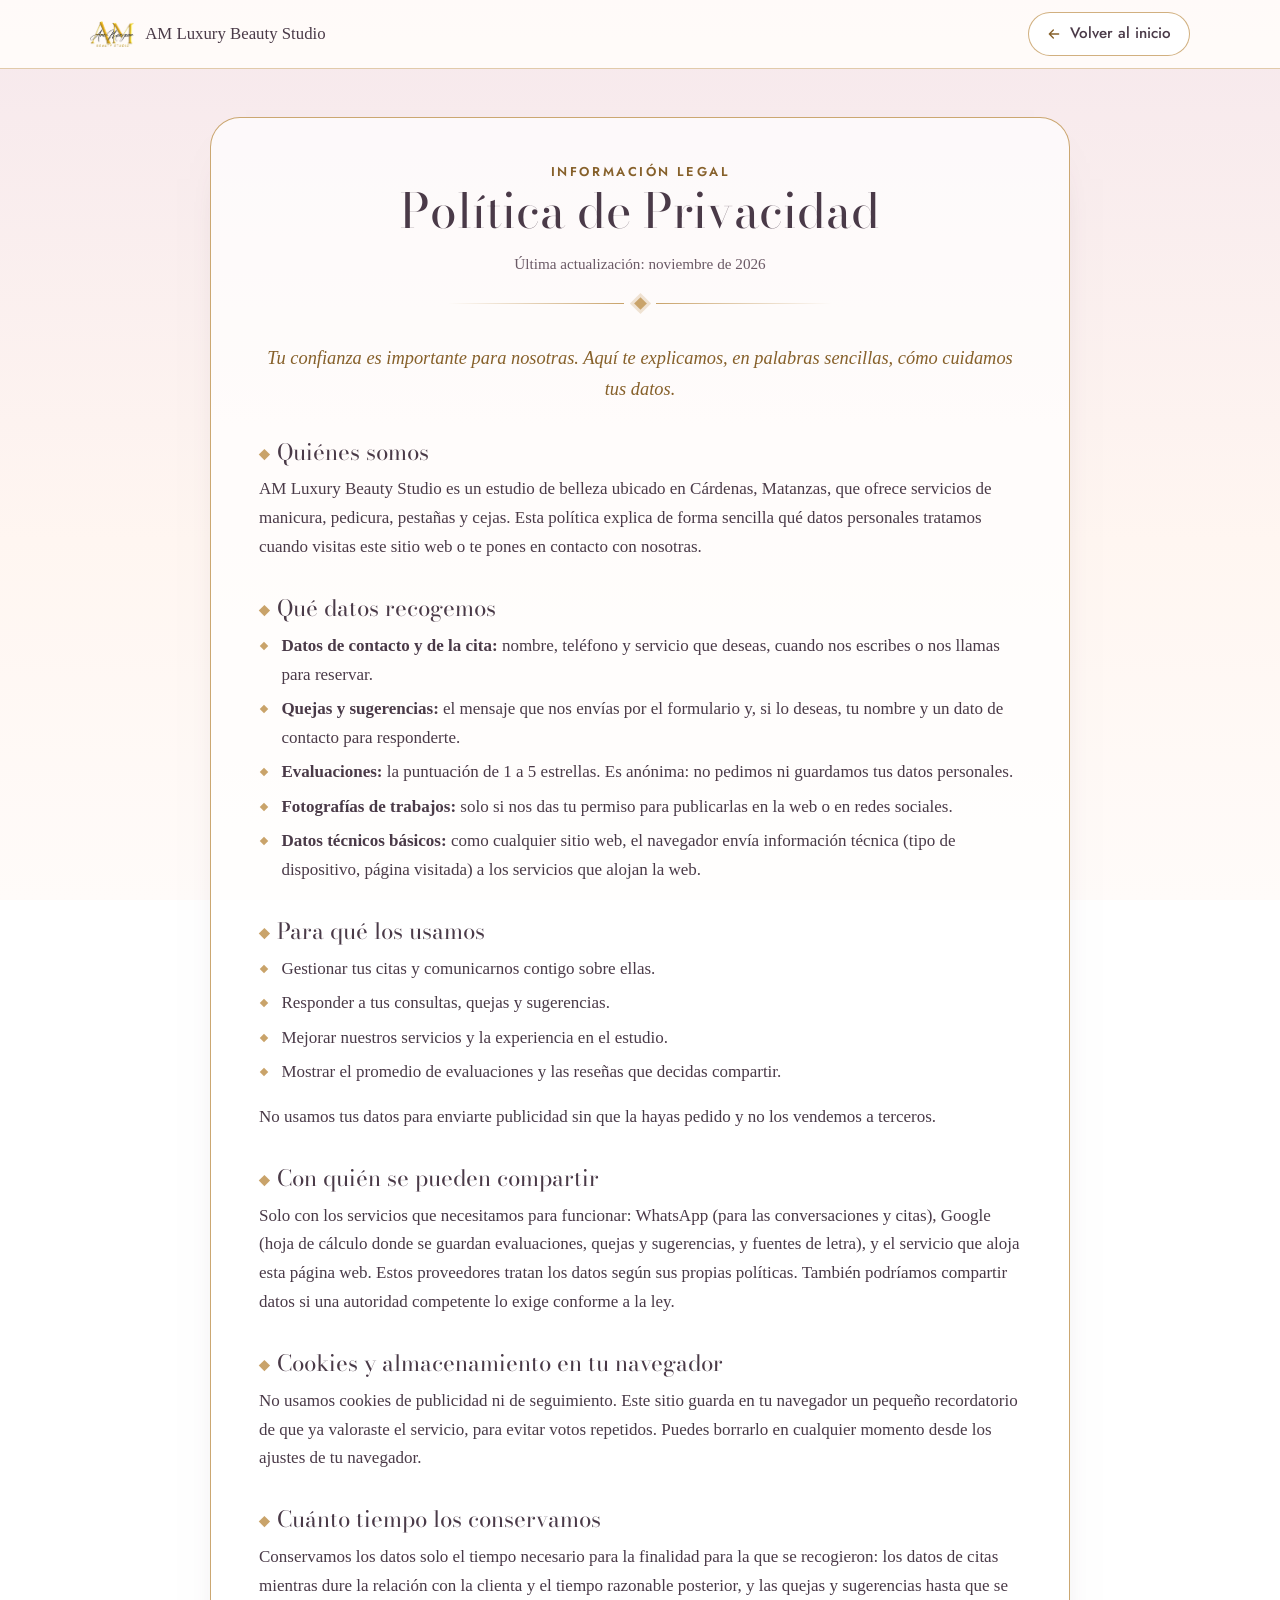
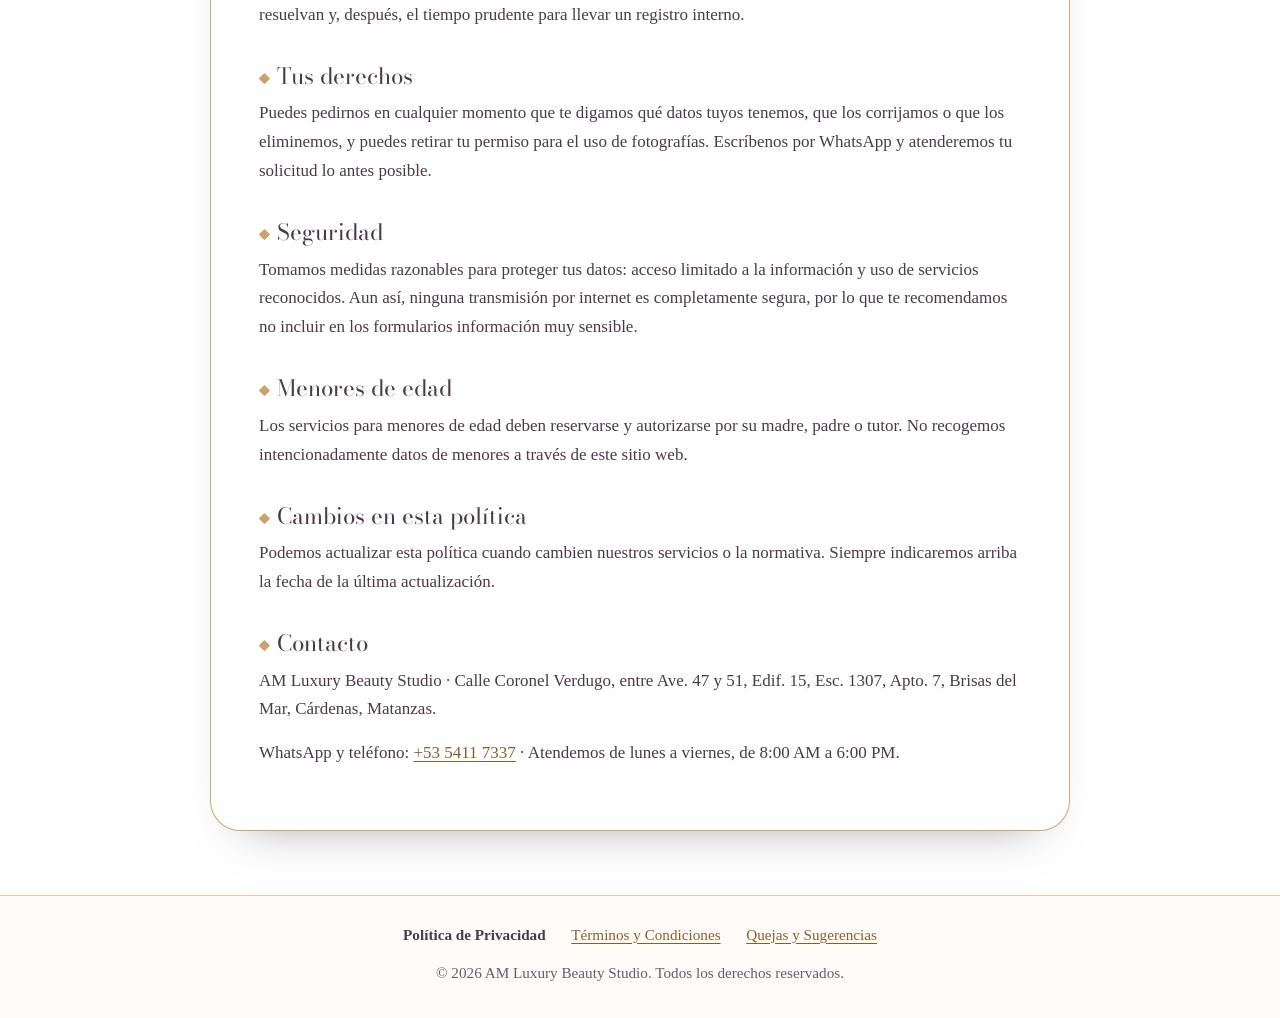
<file: politica-de-privacidad.html>
<!DOCTYPE html>
<html lang="es">
<head>
<meta charset="utf-8">
<meta name="viewport" content="width=device-width, initial-scale=1">
<title>Política de Privacidad | AM Luxury Beauty Studio</title>
<meta name="description" content="Cómo AM Luxury Beauty Studio trata y protege tus datos personales.">
<meta name="theme-color" content="#F4E7EB">
<link rel="icon" href="img/AM-logo.png">
<link rel="preconnect" href="https://fonts.googleapis.com">
<link rel="preconnect" href="https://fonts.gstatic.com" crossorigin>
<link href="https://fonts.googleapis.com/css2?family=Bodoni+Moda:ital,opsz,wght@0,6..96,400..600;1,6..96,400..600&family=Jost:wght@300..700&display=swap" rel="stylesheet">
<link rel="stylesheet" href="css/legal.css">
</head>
<body>
<a class="skip" href="#contenido">Ir al contenido</a>

<header class="lg-header">
  <div class="lg-bar">
    <a class="lg-brand" href="index.html" aria-label="AM Luxury Beauty Studio, inicio">
      <img src="img/AM-logo.png" alt="" width="44" height="44">
      <span>AM Luxury Beauty Studio</span>
    </a>
    <a class="lg-back" href="index.html"><svg viewBox="0 0 24 24" aria-hidden="true"><path d="M19 12H5M11 6l-6 6 6 6"/></svg>Volver al inicio</a>
  </div>
</header>

<main id="contenido">
  <div class="lg-wrap">
    <article class="lg-card">
      <p class="lg-eyebrow">Información legal</p>
      <h1>Política de Privacidad</h1>
      <p class="lg-date">Última actualización: noviembre de 2026</p>
      <div class="lg-divider" aria-hidden="true"><i></i><b></b><i></i></div>
      <p class="lg-intro">Tu confianza es importante para nosotras. Aquí te explicamos, en palabras sencillas, cómo cuidamos tus datos.</p>
      <!-- CONFIRMAR: texto genérico para este tipo de negocio; revísalo y ajústalo a tu forma real de trabajar -->
      <h2>Quiénes somos</h2>
      <p>AM Luxury Beauty Studio es un estudio de belleza ubicado en Cárdenas, Matanzas, que ofrece servicios de manicura, pedicura, pestañas y cejas. Esta política explica de forma sencilla qué datos personales tratamos cuando visitas este sitio web o te pones en contacto con nosotras.</p>

      <h2>Qué datos recogemos</h2>
      <ul>
        <li><strong>Datos de contacto y de la cita:</strong> nombre, teléfono y servicio que deseas, cuando nos escribes o nos llamas para reservar.</li>
        <li><strong>Quejas y sugerencias:</strong> el mensaje que nos envías por el formulario y, si lo deseas, tu nombre y un dato de contacto para responderte.</li>
        <li><strong>Evaluaciones:</strong> la puntuación de 1 a 5 estrellas. Es anónima: no pedimos ni guardamos tus datos personales.</li>
        <li><strong>Fotografías de trabajos:</strong> solo si nos das tu permiso para publicarlas en la web o en redes sociales.</li>
        <li><strong>Datos técnicos básicos:</strong> como cualquier sitio web, el navegador envía información técnica (tipo de dispositivo, página visitada) a los servicios que alojan la web.</li>
      </ul>

      <h2>Para qué los usamos</h2>
      <ul>
        <li>Gestionar tus citas y comunicarnos contigo sobre ellas.</li>
        <li>Responder a tus consultas, quejas y sugerencias.</li>
        <li>Mejorar nuestros servicios y la experiencia en el estudio.</li>
        <li>Mostrar el promedio de evaluaciones y las reseñas que decidas compartir.</li>
      </ul>
      <p>No usamos tus datos para enviarte publicidad sin que la hayas pedido y no los vendemos a terceros.</p>

      <h2>Con quién se pueden compartir</h2>
      <p>Solo con los servicios que necesitamos para funcionar: WhatsApp (para las conversaciones y citas), Google (hoja de cálculo donde se guardan evaluaciones, quejas y sugerencias, y fuentes de letra), y el servicio que aloja esta página web. Estos proveedores tratan los datos según sus propias políticas. También podríamos compartir datos si una autoridad competente lo exige conforme a la ley.</p>

      <h2>Cookies y almacenamiento en tu navegador</h2>
      <p>No usamos cookies de publicidad ni de seguimiento. Este sitio guarda en tu navegador un pequeño recordatorio de que ya valoraste el servicio, para evitar votos repetidos. Puedes borrarlo en cualquier momento desde los ajustes de tu navegador.</p>

      <h2>Cuánto tiempo los conservamos</h2>
      <p>Conservamos los datos solo el tiempo necesario para la finalidad para la que se recogieron: los datos de citas mientras dure la relación con la clienta y el tiempo razonable posterior, y las quejas y sugerencias hasta que se resuelvan y, después, el tiempo prudente para llevar un registro interno.</p>

      <h2>Tus derechos</h2>
      <p>Puedes pedirnos en cualquier momento que te digamos qué datos tuyos tenemos, que los corrijamos o que los eliminemos, y puedes retirar tu permiso para el uso de fotografías. Escríbenos por WhatsApp y atenderemos tu solicitud lo antes posible.</p>

      <h2>Seguridad</h2>
      <p>Tomamos medidas razonables para proteger tus datos: acceso limitado a la información y uso de servicios reconocidos. Aun así, ninguna transmisión por internet es completamente segura, por lo que te recomendamos no incluir en los formularios información muy sensible.</p>

      <h2>Menores de edad</h2>
      <p>Los servicios para menores de edad deben reservarse y autorizarse por su madre, padre o tutor. No recogemos intencionadamente datos de menores a través de este sitio web.</p>

      <h2>Cambios en esta política</h2>
      <p>Podemos actualizar esta política cuando cambien nuestros servicios o la normativa. Siempre indicaremos arriba la fecha de la última actualización.</p>

      <h2>Contacto</h2>
      <p>AM Luxury Beauty Studio · Calle Coronel Verdugo, entre Ave. 47 y 51, Edif. 15, Esc. 1307, Apto. 7, Brisas del Mar, Cárdenas, Matanzas.</p>
      <p>WhatsApp y teléfono: <a href="https://wa.me/5354117337?text=Hola%2C%20tengo%20una%20consulta%20sobre%20AM%20Luxury%20Beauty%20Studio." target="_blank" rel="noopener">+53 5411 7337</a> · Atendemos de lunes a viernes, de 8:00 AM a 6:00 PM.</p>
    </article>
  </div>
</main>

<footer class="lg-footer">
  <div class="lg-wrap">
    <nav aria-label="Información legal">
      <a href="politica-de-privacidad.html" aria-current="page">Política de Privacidad</a>
      <a href="terminos-y-condiciones.html">Términos y Condiciones</a>
      <a href="quejas-y-sugerencias.html">Quejas y Sugerencias</a>
    </nav>
    <p>© <span id="anio"></span> AM Luxury Beauty Studio. Todos los derechos reservados.</p>
  </div>
</footer>
<script>document.getElementById('anio').textContent = new Date().getFullYear();</script>

</body>
</html>
</file>
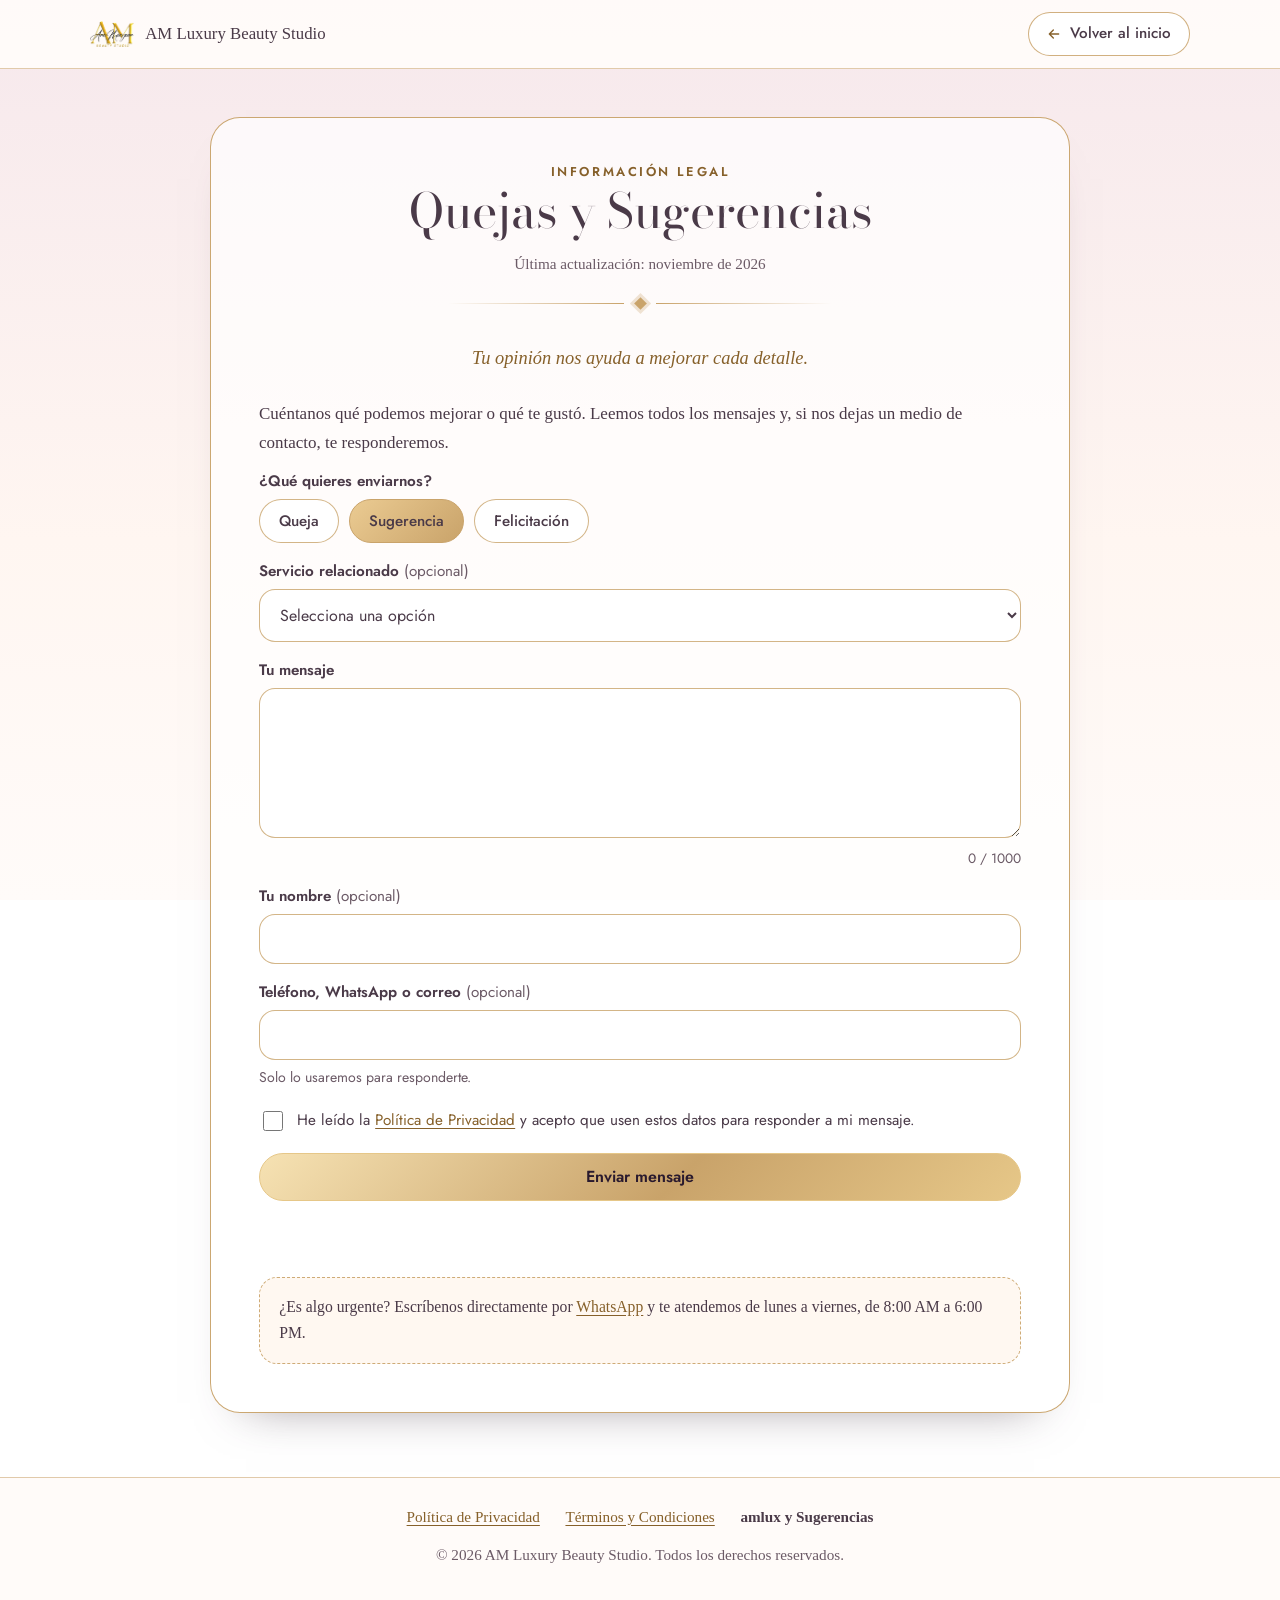
<file: quejas-y-sugerencias.html>
<!DOCTYPE html>
<html lang="es">
<head>
<meta charset="utf-8">
<meta name="viewport" content="width=device-width, initial-scale=1">
<title>Quejas y Sugerencias | AM Luxury Beauty Studio</title>
<meta name="description" content="Envía tu queja, sugerencia o felicitación a AM Luxury Beauty Studio.">
<meta name="theme-color" content="#F4E7EB">
<link rel="icon" href="img/AM-logo.png">
<link rel="preconnect" href="https://fonts.googleapis.com">
<link rel="preconnect" href="https://fonts.gstatic.com" crossorigin>
<link href="https://fonts.googleapis.com/css2?family=Bodoni+Moda:ital,opsz,wght@0,6..96,400..600;1,6..96,400..600&family=Jost:wght@300..700&display=swap" rel="stylesheet">
<link rel="stylesheet" href="css/legal.css">
</head>
<body>
<a class="skip" href="#contenido">Ir al contenido</a>

<header class="lg-header">
  <div class="lg-bar">
    <a class="lg-brand" href="index.html" aria-label="AM Luxury Beauty Studio, inicio">
      <img src="img/AM-logo.png" alt="" width="44" height="44">
      <span>AM Luxury Beauty Studio</span>
    </a>
    <a class="lg-back" href="index.html"><svg viewBox="0 0 24 24" aria-hidden="true"><path d="M19 12H5M11 6l-6 6 6 6"/></svg>Volver al inicio</a>
  </div>
</header>

<main id="contenido">
  <div class="lg-wrap">
    <article class="lg-card">
      <p class="lg-eyebrow">Información legal</p>
      <h1>Quejas y Sugerencias</h1>
      <p class="lg-date">Última actualización: noviembre de 2026</p>
      <div class="lg-divider" aria-hidden="true"><i></i><b></b><i></i></div>
      <p class="lg-intro">Tu opinión nos ayuda a mejorar cada detalle.</p>
      <p>Cuéntanos qué podemos mejorar o qué te gustó. Leemos todos los mensajes y, si nos dejas un medio de contacto, te responderemos.</p>

      <form id="qs-form" novalidate>
        <fieldset>
          <legend>¿Qué quieres enviarnos?</legend>
          <div class="kinds" role="radiogroup">
            <label><input type="radio" name="tipo" value="Queja"><span>Queja</span></label>
            <label><input type="radio" name="tipo" value="Sugerencia" checked><span>Sugerencia</span></label>
            <label><input type="radio" name="tipo" value="Felicitación"><span>Felicitación</span></label>
          </div>
        </fieldset>

        <div>
          <label class="lb" for="qs-servicio">Servicio relacionado <span class="opt">(opcional)</span></label>
          <select id="qs-servicio" name="servicio">
            <option value="">Selecciona una opción</option><option value="Manicura">Manicura</option><option value="Manicura SPA">Manicura SPA</option><option value="Pedicura">Pedicura</option><option value="Pedicura SPA">Pedicura SPA</option><option value="Extensiones de pestañas">Extensiones de pestañas</option><option value="Diseño de cejas">Diseño de cejas</option><option value="Paquete Luxury Full Service">Paquete Luxury Full Service</option><option value="Atención y reservas">Atención y reservas</option><option value="Instalaciones">Instalaciones</option><option value="Página web">Página web</option><option value="Otro">Otro</option>
          </select>
        </div>

        <div>
          <label class="lb" for="qs-mensaje">Tu mensaje</label>
          <textarea id="qs-mensaje" name="mensaje" maxlength="1000" required aria-describedby="qs-count qs-err"></textarea>
          <div class="count" id="qs-count" aria-hidden="true">0 / 1000</div>
        </div>

        <div>
          <label class="lb" for="qs-nombre">Tu nombre <span class="opt">(opcional)</span></label>
          <input type="text" id="qs-nombre" name="nombre" maxlength="80" autocomplete="name">
        </div>

        <div>
          <label class="lb" for="qs-contacto">Teléfono, WhatsApp o correo <span class="opt">(opcional)</span></label>
          <input type="text" id="qs-contacto" name="contacto" maxlength="120" autocomplete="off" aria-describedby="qs-hint">
          <p class="hint" id="qs-hint">Solo lo usaremos para responderte.</p>
        </div>

        <div class="hp" aria-hidden="true">
          <label for="qs-web">No rellenar este campo</label>
          <input type="text" id="qs-web" name="web" tabindex="-1" autocomplete="off">
        </div>

        <label class="check"><input type="checkbox" id="qs-ok" required><span>He leído la <a href="politica-de-privacidad.html" target="_blank" rel="noopener">Política de Privacidad</a> y acepto que usen estos datos para responder a mi mensaje.</span></label>

        <button class="btn" type="submit" id="qs-send">Enviar mensaje</button>
        <p class="form-msg" id="qs-msg" role="status" aria-live="polite"></p>
        <p class="form-msg err" id="qs-err" role="alert" hidden></p>
      </form>

      <div class="lg-note">
        ¿Es algo urgente? Escríbenos directamente por <a href="https://wa.me/5354117337?text=Hola%2C%20tengo%20una%20consulta%20sobre%20AM%20Luxury%20Beauty%20Studio." target="_blank" rel="noopener">WhatsApp</a> y te atendemos de lunes a viernes, de 8:00 AM a 6:00 PM.
      </div>
    </article>
  </div>
</main>

<footer class="lg-footer">
  <div class="lg-wrap">
    <nav aria-label="Información legal">
      <a href="politica-de-privacidad.html">Política de Privacidad</a>
      <a href="terminos-y-condiciones.html">Términos y Condiciones</a>
      <a href="amlux-y-sugerencias.html" aria-current="page">amlux y Sugerencias</a>
    </nav>
    <p>© <span id="anio"></span> AM Luxury Beauty Studio. Todos los derechos reservados.</p>
  </div>
</footer>
<script>document.getElementById('anio').textContent = new Date().getFullYear();</script>
<script>
  (function(){
    var ENDPOINT = 'https://script.google.com/macros/s/AKfycbyGBuNotmCYpObH4if15ejUo_UczTjFdN9lPa6KhyH4gdCoN9a88f0pmrmA81g33cG4/exec';   // mismo Google Apps Script de las evaluaciones
    var form = document.getElementById('qs-form');
    var msg = document.getElementById('qs-msg'), err = document.getElementById('qs-err'), send = document.getElementById('qs-send');
    var area = document.getElementById('qs-mensaje'), count = document.getElementById('qs-count');
    var KEY = 'am_qs_ultimo';
    function setErr(t, el){ err.textContent = t; err.hidden = !t; if (t){ msg.textContent = ''; if (el) el.focus(); } }
    area.addEventListener('input', function(){ count.textContent = area.value.length + ' / 1000'; });

    form.addEventListener('submit', function(e){
      e.preventDefault(); setErr(''); msg.className = 'form-msg'; msg.textContent = '';
      var d = {
        tipo: (form.querySelector('input[name="tipo"]:checked') || {}).value || 'Sugerencia',
        servicio: form.servicio.value, mensaje: area.value.trim(),
        nombre: form.nombre.value.trim(), contacto: form.contacto.value.trim(), web: form.web.value
      };
      if (d.web) return;                               // campo trampa para robots
      if (d.mensaje.length < 10){ setErr('Cuéntanos un poco más: escribe al menos 10 caracteres.', area); return; }
      if (!document.getElementById('qs-ok').checked){ setErr('Para enviar el mensaje, acepta la Política de Privacidad.', document.getElementById('qs-ok')); return; }
      try {
        var last = parseInt(localStorage.getItem(KEY), 10) || 0;
        if (Date.now() - last < 60000){ setErr('Acabas de enviar un mensaje. Espera un minuto antes de enviar otro.'); return; }
      } catch (x) {}

      send.disabled = true; msg.textContent = 'Enviando…';
      fetch(ENDPOINT, {
        method: 'POST',
        headers: {'Content-Type': 'text/plain;charset=utf-8'},   // evita la petición previa (CORS) que Apps Script no admite
        body: JSON.stringify({tipo: 'queja', categoria: d.tipo, servicio: d.servicio, mensaje: d.mensaje, nombre: d.nombre, contacto: d.contacto, web: d.web})
      })
      .then(function(r){ if (!r.ok) throw new Error('http'); return r.json(); })
      .then(function(r){
        if (!r || r.ok !== true) throw new Error((r && r.error) || 'respuesta');
        try { localStorage.setItem(KEY, String(Date.now())); } catch (x) {}
        form.reset(); count.textContent = '0 / 1000';
        msg.className = 'form-msg ok';
        msg.textContent = '¡Gracias! Recibimos tu mensaje' + (d.contacto ? ' y te responderemos pronto.' : '.');
      })
      .catch(function(){
        msg.textContent = '';
        setErr('No se pudo enviar tu mensaje. Inténtalo de nuevo en unos minutos o escríbenos por WhatsApp.');
      })
      .then(function(){ send.disabled = false; });
    });
  })();
</script>
</body>
</html>
</file>
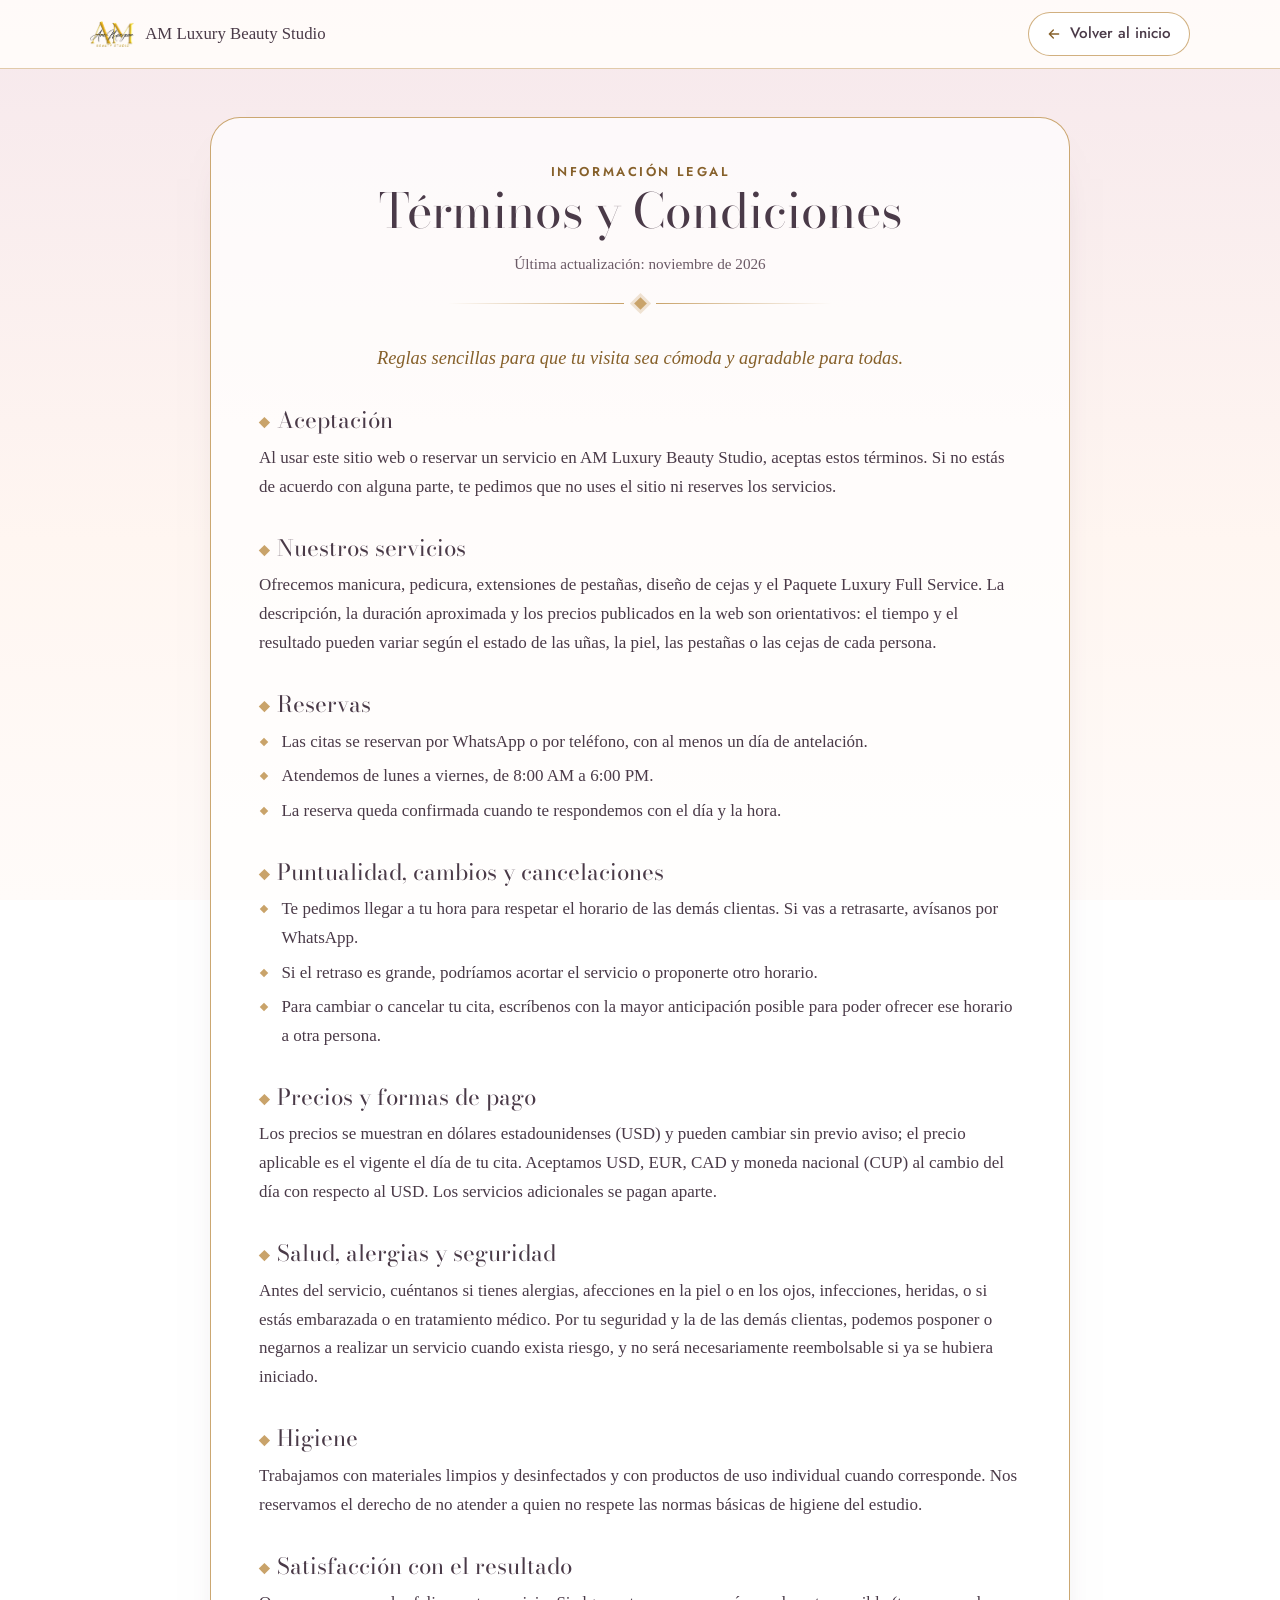
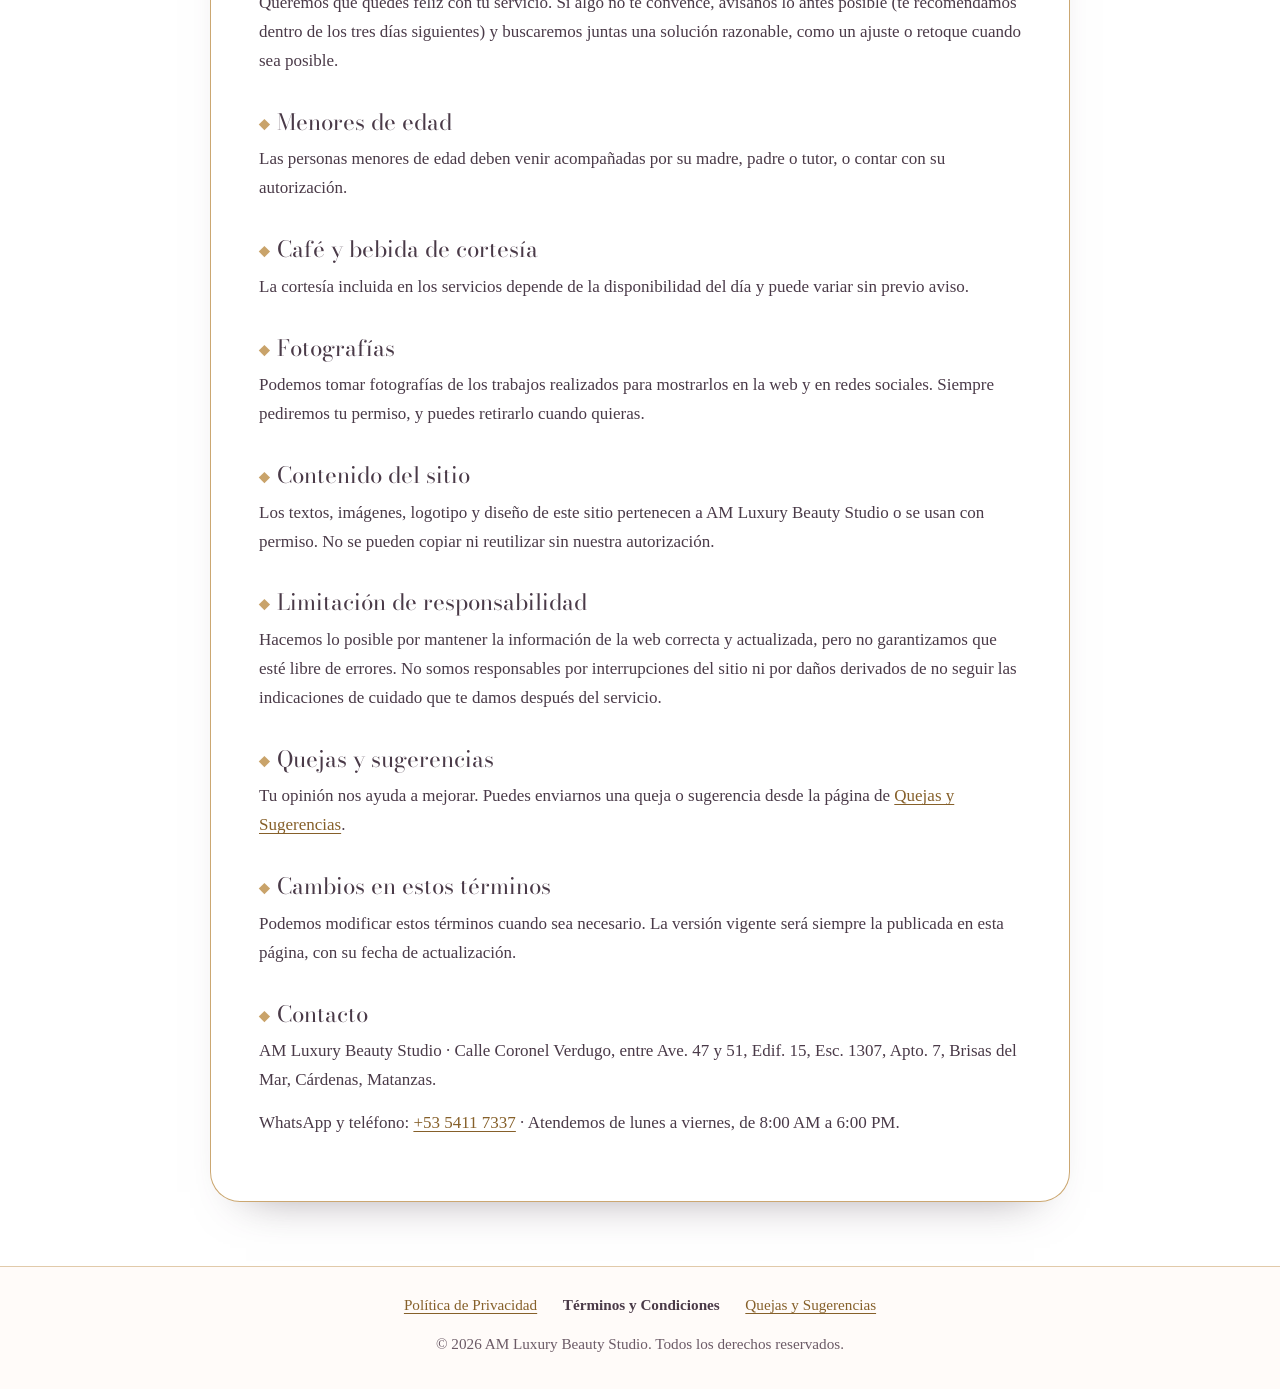
<file: terminos-y-condiciones.html>
<!DOCTYPE html>
<html lang="es">
<head>
<meta charset="utf-8">
<meta name="viewport" content="width=device-width, initial-scale=1">
<title>Términos y Condiciones | AM Luxury Beauty Studio</title>
<meta name="description" content="Condiciones para reservar y recibir servicios en AM Luxury Beauty Studio.">
<meta name="theme-color" content="#F4E7EB">
<link rel="icon" href="img/AM-logo.png">
<link rel="preconnect" href="https://fonts.googleapis.com">
<link rel="preconnect" href="https://fonts.gstatic.com" crossorigin>
<link href="https://fonts.googleapis.com/css2?family=Bodoni+Moda:ital,opsz,wght@0,6..96,400..600;1,6..96,400..600&family=Jost:wght@300..700&display=swap" rel="stylesheet">
<link rel="stylesheet" href="css/legal.css">
</head>
<body>
<a class="skip" href="#contenido">Ir al contenido</a>

<header class="lg-header">
  <div class="lg-bar">
    <a class="lg-brand" href="index.html" aria-label="AM Luxury Beauty Studio, inicio">
      <img src="img/AM-logo.png" alt="" width="44" height="44">
      <span>AM Luxury Beauty Studio</span>
    </a>
    <a class="lg-back" href="index.html"><svg viewBox="0 0 24 24" aria-hidden="true"><path d="M19 12H5M11 6l-6 6 6 6"/></svg>Volver al inicio</a>
  </div>
</header>

<main id="contenido">
  <div class="lg-wrap">
    <article class="lg-card">
      <p class="lg-eyebrow">Información legal</p>
      <h1>Términos y Condiciones</h1>
      <p class="lg-date">Última actualización: noviembre de 2026</p>
      <div class="lg-divider" aria-hidden="true"><i></i><b></b><i></i></div>
      <p class="lg-intro">Reglas sencillas para que tu visita sea cómoda y agradable para todas.</p>
      <!-- CONFIRMAR: texto genérico para este tipo de negocio; ajusta plazos y políticas a tu forma real de trabajar -->
      <h2>Aceptación</h2>
      <p>Al usar este sitio web o reservar un servicio en AM Luxury Beauty Studio, aceptas estos términos. Si no estás de acuerdo con alguna parte, te pedimos que no uses el sitio ni reserves los servicios.</p>

      <h2>Nuestros servicios</h2>
      <p>Ofrecemos manicura, pedicura, extensiones de pestañas, diseño de cejas y el Paquete Luxury Full Service. La descripción, la duración aproximada y los precios publicados en la web son orientativos: el tiempo y el resultado pueden variar según el estado de las uñas, la piel, las pestañas o las cejas de cada persona.</p>

      <h2>Reservas</h2>
      <ul>
        <li>Las citas se reservan por WhatsApp o por teléfono, con al menos un día de antelación.</li>
        <li>Atendemos de lunes a viernes, de 8:00 AM a 6:00 PM.</li>
        <li>La reserva queda confirmada cuando te respondemos con el día y la hora.</li>
      </ul>

      <h2>Puntualidad, cambios y cancelaciones</h2>
      <ul>
        <li>Te pedimos llegar a tu hora para respetar el horario de las demás clientas. Si vas a retrasarte, avísanos por WhatsApp.</li>
        <li>Si el retraso es grande, podríamos acortar el servicio o proponerte otro horario.</li>
        <li>Para cambiar o cancelar tu cita, escríbenos con la mayor anticipación posible para poder ofrecer ese horario a otra persona.</li>
      </ul>

      <h2>Precios y formas de pago</h2>
      <p>Los precios se muestran en dólares estadounidenses (USD) y pueden cambiar sin previo aviso; el precio aplicable es el vigente el día de tu cita. Aceptamos USD, EUR, CAD y moneda nacional (CUP) al cambio del día con respecto al USD. Los servicios adicionales se pagan aparte.</p>

      <h2>Salud, alergias y seguridad</h2>
      <p>Antes del servicio, cuéntanos si tienes alergias, afecciones en la piel o en los ojos, infecciones, heridas, o si estás embarazada o en tratamiento médico. Por tu seguridad y la de las demás clientas, podemos posponer o negarnos a realizar un servicio cuando exista riesgo, y no será necesariamente reembolsable si ya se hubiera iniciado.</p>

      <h2>Higiene</h2>
      <p>Trabajamos con materiales limpios y desinfectados y con productos de uso individual cuando corresponde. Nos reservamos el derecho de no atender a quien no respete las normas básicas de higiene del estudio.</p>

      <h2>Satisfacción con el resultado</h2>
      <p>Queremos que quedes feliz con tu servicio. Si algo no te convence, avísanos lo antes posible (te recomendamos dentro de los tres días siguientes) y buscaremos juntas una solución razonable, como un ajuste o retoque cuando sea posible.</p>

      <h2>Menores de edad</h2>
      <p>Las personas menores de edad deben venir acompañadas por su madre, padre o tutor, o contar con su autorización.</p>

      <h2>Café y bebida de cortesía</h2>
      <p>La cortesía incluida en los servicios depende de la disponibilidad del día y puede variar sin previo aviso.</p>

      <h2>Fotografías</h2>
      <p>Podemos tomar fotografías de los trabajos realizados para mostrarlos en la web y en redes sociales. Siempre pediremos tu permiso, y puedes retirarlo cuando quieras.</p>

      <h2>Contenido del sitio</h2>
      <p>Los textos, imágenes, logotipo y diseño de este sitio pertenecen a AM Luxury Beauty Studio o se usan con permiso. No se pueden copiar ni reutilizar sin nuestra autorización.</p>

      <h2>Limitación de responsabilidad</h2>
      <p>Hacemos lo posible por mantener la información de la web correcta y actualizada, pero no garantizamos que esté libre de errores. No somos responsables por interrupciones del sitio ni por daños derivados de no seguir las indicaciones de cuidado que te damos después del servicio.</p>

      <h2>Quejas y sugerencias</h2>
      <p>Tu opinión nos ayuda a mejorar. Puedes enviarnos una queja o sugerencia desde la página de <a href="quejas-y-sugerencias.html">Quejas y Sugerencias</a>.</p>

      <h2>Cambios en estos términos</h2>
      <p>Podemos modificar estos términos cuando sea necesario. La versión vigente será siempre la publicada en esta página, con su fecha de actualización.</p>

      <h2>Contacto</h2>
      <p>AM Luxury Beauty Studio · Calle Coronel Verdugo, entre Ave. 47 y 51, Edif. 15, Esc. 1307, Apto. 7, Brisas del Mar, Cárdenas, Matanzas.</p>
      <p>WhatsApp y teléfono: <a href="https://wa.me/5354117337?text=Hola%2C%20tengo%20una%20consulta%20sobre%20AM%20Luxury%20Beauty%20Studio." target="_blank" rel="noopener">+53 5411 7337</a> · Atendemos de lunes a viernes, de 8:00 AM a 6:00 PM.</p>
    </article>
  </div>
</main>

<footer class="lg-footer">
  <div class="lg-wrap">
    <nav aria-label="Información legal">
      <a href="politica-de-privacidad.html">Política de Privacidad</a>
      <a href="terminos-y-condiciones.html" aria-current="page">Términos y Condiciones</a>
      <a href="quejas-y-sugerencias.html">Quejas y Sugerencias</a>
    </nav>
    <p>© <span id="anio"></span> AM Luxury Beauty Studio. Todos los derechos reservados.</p>
  </div>
</footer>
<script>document.getElementById('anio').textContent = new Date().getFullYear();</script>

</body>
</html>
</file>
<file: css/styles.css>
:root{
  /* Paleta pastel clara */
  --porcelain:#FFFBF9;
  --rose:#FCEAEE;   --rose-tone:#F5CDD6;
  --sage:#E9F4EE;   --sage-tone:#C9E4D6;
  --lilac:#F0EBF9;  --lilac-tone:#D8CCEF;
  --peach:#FFF0E6;  --peach-tone:#F9D8C2;
  --ink:#4A3A48;
  --ink-soft:#75636F;
  --gold:#C9A36A;
  --gold-deep:#86602A;
  --gold-light:#EBCB92;
  --plum:#22142A;

  /* Tipografía */
  --display:"Bodoni Moda","Didot","Bodoni 72",Georgia,serif;
  --body:"Jost","Avenir Next","Helvetica Neue",Arial,sans-serif;

  /* Márgenes del contenedor general */
  --gutter:clamp(12px,4.2vw,72px);
  --r:clamp(18px,2.4vw,32px);

  /* Vetas doradas de mármol */
  --veins:url("data:image/svg+xml,%3Csvg xmlns='http://www.w3.org/2000/svg' width='1400' height='900'%3E%3Cfilter id='v' x='0' y='0' width='100%25' height='100%25' color-interpolation-filters='sRGB'%3E%3CfeTurbulence type='fractalNoise' baseFrequency='0.0035 0.007' numOctaves='5' seed='11'/%3E%3CfeColorMatrix type='matrix' values='0 0 0 0 0.79 0 0 0 0 0.64 0 0 0 0 0.42 1 0 0 0 0'/%3E%3CfeComponentTransfer%3E%3CfeFuncA type='table' tableValues='0 0 0 0 0 0 0 0 0 0 0.7 0 0 0 0 0 0 0 0 0 0'/%3E%3C/feComponentTransfer%3E%3C/filter%3E%3Crect width='100%25' height='100%25' filter='url(%23v)'/%3E%3C/svg%3E");
  --veins2:url("data:image/svg+xml,%3Csvg xmlns='http://www.w3.org/2000/svg' width='1400' height='900'%3E%3Cfilter id='v' x='0' y='0' width='100%25' height='100%25' color-interpolation-filters='sRGB'%3E%3CfeTurbulence type='fractalNoise' baseFrequency='0.006 0.004' numOctaves='4' seed='3'/%3E%3CfeColorMatrix type='matrix' values='0 0 0 0 0.79 0 0 0 0 0.64 0 0 0 0 0.42 1 0 0 0 0'/%3E%3CfeComponentTransfer%3E%3CfeFuncA type='table' tableValues='0 0 0 0 0 0 0 0.4 0 0 0 0 0 0 0 0 0 0 0 0 0'/%3E%3C/feComponentTransfer%3E%3C/filter%3E%3Crect width='100%25' height='100%25' filter='url(%23v)'/%3E%3C/svg%3E");
}

*,*::before,*::after{box-sizing:border-box}
html{scroll-behavior:smooth;-webkit-text-size-adjust:100%}
body{
  margin:0;background:#F4E7EB;color:var(--ink);
  font-family:math;font-size:1.0625rem;line-height:1.65;font-weight:400;
}
/* Fondo de escenario (fuera del contenedor) */
body::before{
  content:"";position:fixed;inset:0;z-index:-1;
  background-color:#F6E8EC;
  /*background-image:
    radial-gradient(60% 70% at 10% 10%,#F5CDD6 0,transparent 70%),
    radial-gradient(55% 60% at 92% 30%,#D8CCEF 0,transparent 70%),
    radial-gradient(55% 60% at 50% 100%,#C9E4D6 0,transparent 70%);*/
}
img{display:block;max-width:100%}
[hidden]{display:none !important}
.sr{position:absolute;width:1px;height:1px;overflow:hidden;clip:rect(0 0 0 0);white-space:nowrap}
a{color:inherit}
h1,h2,h3{font-family:math;font-weight:400;line-height:1.1;margin:0;color:var(--ink)}
h4{font-family:math;font-weight:600;font-size:1rem;margin:1.75rem 0 .6rem;color:var(--ink)}
p{margin:0 0 1rem}
ul{margin:0;padding:0;list-style:none}
:focus-visible{outline:3px solid var(--gold-deep);outline-offset:3px;border-radius:4px}
[id]{scroll-margin-top:96px}
.wrap{width:min(1200px,100% - clamp(2.4rem,6vw,6rem));margin-inline:auto}
.skip{position:absolute;left:-999px;top:0;background:var(--ink);color:#fff;padding:.7rem 1rem;z-index:100}
.skip:focus{left:1rem;top:1rem}
.icon{width:20px;height:20px;flex:none;fill:none;stroke:currentColor;stroke-width:2;stroke-linecap:round;stroke-linejoin:round}

/* Contenedor general con márgenes laterales */
.page{
  width:min(1400px,100% - 2*var(--gutter));
  margin:0 auto var(--gutter);
  background:var(--porcelain);
  border-radius:0 0 var(--r) var(--r);
  border:1px solid rgba(201,163,106,.45);border-top:0;
  box-shadow:0 40px 90px -40px rgba(74,58,72,.45);
}

/* Frases: cursiva y color oro */
.quote,.slide-sub,.lead,.welcome,.site-footer .tag{
  font-family:var(--display);font-style:italic;font-weight:400;color:var(--gold-deep);
}

/* Botones */
.btn{
  display:inline-flex;align-items:center;justify-content:center;gap:.6rem;min-height:50px;
  padding:.7rem 1.7rem;border-radius:999px;border:1.5px solid var(--ink);
  font:500 1rem/1.1 var(--body);text-decoration:none;cursor:pointer;text-align:center;
  transition:background-color .2s,color .2s,border-color .2s,filter .2s;
}
.btn-primary{background:var(--ink);color:var(--porcelain)}
.btn-primary:hover{background:#352733;border-color:#352733}
.btn-ghost{background:rgba(255,255,255,.7);color:var(--ink)}
.btn-ghost:hover{background:#fff}
.btn-gold{background:linear-gradient(135deg,#F6E2B3 0%,#C9A36A 55%,#E6C788 100%);color:#2A1A2E;border-color:#E6C788;font-weight:600}
.btn-gold:hover{filter:brightness(1.07)}
.btn-outline-light{background:transparent;color:#FFF6EC;border-color:rgba(255,246,236,.75)}
.btn-outline-light:hover{background:rgba(255,255,255,.15)}
.actions{display:flex;flex-wrap:wrap;gap:.9rem;margin-top:1.6rem}

/* Cabecera */
.site-header{
  position:sticky;top:0;z-index:50;
  background:rgba(255,251,249,.92);backdrop-filter:blur(12px);-webkit-backdrop-filter:blur(12px);
  border-bottom:1px solid rgba(201,163,106,.35);
}
.header-in{display:flex;align-items:center;justify-content:space-between;gap:1rem;min-height:76px}
.brand{display:flex;align-items:center;gap:.8rem;text-decoration:none}
.brand img{height:48px;width:auto}
.brand span{font-family:math;font-size:1.2rem;line-height:1.1}
.nav{display:flex;align-items:center;gap:clamp(1rem,3vw,2.2rem)}
.nav a{text-decoration:none;font-weight:500;padding:.4rem 0;border-bottom:1.5px solid transparent}
.nav a:hover{border-bottom-color:var(--gold)}
.nav .btn{min-height:42px;padding:.5rem 1.2rem;border-bottom:1.5px solid var(--ink)}

/* Carrusel de bienvenida */
.carousel{position:relative;background:var(--plum);overflow:hidden}
.slides{position:relative;height:clamp(600px,82vh,740px);height:clamp(600px,82svh,740px);overflow:hidden}
.slide{
  position:absolute;inset:0;display:flex;align-items:center;
  opacity:0;visibility:hidden;transition:opacity .9s ease,visibility .9s;
}
.slide.is-active{opacity:1;visibility:visible}
.slide>img{position:absolute;inset:0;width:100%;height:100%;object-fit:cover;background:var(--plum)}
/* Capas oscuras tenues para que el texto resalte */
.slide::before{
  content:"";position:absolute;inset:0;z-index:1;
  background:
    linear-gradient(90deg,rgba(34,20,42,.86) 0%,rgba(34,20,42,.55) 45%,rgba(34,20,42,.12) 100%),
    linear-gradient(0deg,rgba(34,20,42,.6) 0%,rgba(34,20,42,0) 40%);
}
.slide>.wrap{position:relative;z-index:2}
.slide-card{
  max-width:36rem;padding:clamp(1.6rem,3.5vw,2.6rem);color:#FFF6EC;
  background:linear-gradient(135deg,rgba(34,20,42,.55),rgba(34,20,42,.22));
  backdrop-filter:blur(6px);-webkit-backdrop-filter:blur(6px);
  border:1.5px solid rgba(235,203,146,.85);border-radius:32px 32px 32px 110px;
  box-shadow:0 0 0 6px rgba(235,203,146,.14),0 28px 60px -24px rgba(0,0,0,.55);
}
.slide.is-active .slide-card{animation:cardIn .9s cubic-bezier(.2,.7,.2,1) .2s both}
@keyframes cardIn{from{opacity:0;transform:translateY(26px)}to{opacity:1;transform:none}}
.slide-card h1,.slide-card h2{color:#FFF6EC;font-size:clamp(2.1rem,4.6vw,3.5rem);letter-spacing:-.012em;text-shadow:0 2px 18px rgba(0,0,0,.35)}
.slide-card p{color:rgba(255,246,236,.93)}
.slide-card .slide-sub{font-size:clamp(1.15rem,2vw,1.45rem);color:var(--gold-light);margin:.9rem 0 1rem}
.slide-card p.txt{margin:1rem 0 0}
.slide-card .actions{margin-top:1.5rem}

.controls{position:absolute;left:0;right:0;bottom:1.4rem;z-index:5}
.controls .wrap{display:flex;justify-content:space-between;align-items:center;gap:1rem}
.pill{
  display:flex;align-items:center;gap:.2rem;padding:.25rem .5rem;border-radius:999px;
  background:rgba(34,20,42,.62);border:1px solid rgba(235,203,146,.6);
  backdrop-filter:blur(8px);-webkit-backdrop-filter:blur(8px);
}
.ctl{
  width:44px;height:44px;border-radius:50%;border:0;background:transparent;color:#FFF6EC;
  display:grid;place-items:center;cursor:pointer;transition:background-color .2s;
}
.ctl:hover{background:rgba(255,255,255,.16)}
.toggle .i-play{display:none}
.toggle.is-paused .i-play{display:block}
.toggle.is-paused .i-pause{display:none}
.dot{width:30px;height:44px;border:0;background:transparent;display:grid;place-items:center;cursor:pointer;padding:0}
.dot::before{content:"";width:10px;height:10px;border-radius:999px;background:rgba(255,246,236,.5);transition:width .3s,background-color .3s}
.dot[aria-current="true"]::before{width:28px;background:var(--gold-light)}
.dot:not([aria-current="true"]):hover::before{background:rgba(255,246,236,.85)}
.dot[aria-current="true"]{width:44px}

/* Encabezados de sección */
.section-head{padding:clamp(3.5rem,5vw,6rem) 0 clamp(2rem,4vw,3rem);text-align:center}
.section-head h2{font-size:clamp(2.1rem,4.6vw,3.4rem)}
.quote{font-size:clamp(1.15rem,2.2vw,1.45rem);max-width:36ch;margin:1rem auto 0}
.has-deco{position:relative;overflow:hidden}
.has-deco>.wrap{position:relative;z-index:1}
.head-deco{position:absolute;inset:0;pointer-events:none;z-index:0}
.head-deco .hd{position:absolute;width:var(--s,42px);height:var(--s,42px);color:var(--gold);opacity:.7;stroke-width:1.4}

/* Servicios */
.service{background:var(--tint);padding:clamp(1.3rem,3vw,2.1rem) 0;overflow:hidden}
.tint-rose{--tint:var(--rose);--tone:var(--rose-tone);--ov:232,140,168}
.tint-sage{--tint:var(--sage);--tone:var(--sage-tone);--ov:120,185,150}
.tint-lilac{--tint:var(--lilac);--tone:var(--lilac-tone);--ov:165,140,215}

/* Imagen de servicio: esquinas diagonales + marco dorado desplazado + sello con icono */
.service figure{position:relative;margin:0;isolation:isolate;min-height:clamp(320px,42vw,560px)}
.service figure::before{
  content:"";position:absolute;inset:-14px 14px 14px -14px;z-index:-1;
  border:1.5px solid var(--gold);border-radius:46px 16px 46px 16px;opacity:.8;
}
.service figure img{
  position:absolute;inset:0;width:100%;height:100%;object-fit:cover;
  border-radius:44px 14px 44px 14px;background:var(--tone);
  box-shadow:0 28px 50px -28px rgba(74,58,72,.6);
}
.service:nth-child(even) figure::before{inset:-14px -14px 14px 14px;border-radius:16px 46px 16px 46px}
.service:nth-child(even) figure img{border-radius:14px 44px 14px 44px}
.service figure::after{
  content:"";position:absolute;inset:0;z-index:1;pointer-events:none;border-radius:44px 14px 44px 14px;
  background:linear-gradient(155deg,rgba(var(--ov),.42) 0%,rgba(var(--ov),.06) 48%,rgba(var(--ov),.46) 100%);
}
.service:nth-child(even) figure::after{border-radius:14px 44px 14px 44px}

.title-row{display:flex;flex-wrap:nowrap;align-items:center;gap:.5rem 1rem;margin-bottom:1.2rem}
.title-row>h3,.title-row>h4{flex:1 1 0;min-width:0}

.ico{
  flex:none;width:54px;height:54px;border-radius:50%;display:grid;place-items:center;
  background:#fff;border:1.5px solid var(--gold);color:var(--gold-deep);
  box-shadow:0 10px 22px -14px rgba(134,96,42,.7);
}
.ico .icon{width:28px;height:28px}
.service h3{font-size:clamp(1.5rem,2.7vw,2.1rem);line-height:1.15}
.title-price{flex:none;white-space:nowrap;font-family:var(--display);font-size:clamp(1.25rem,2.2vw,1.65rem);color:var(--gold-deep)}

/* Listas de precios y de contenido: viñeta de diamante + línea delimitante */
.prices{max-width:34rem}
.prices>li{position:relative;padding:.42rem 0 .42rem 1.5rem;border-bottom:1px solid rgba(134,96,42,.22)}
.prices>li::before{content:"";position:absolute;left:.15rem;top:calc(.42rem + .825em - .225rem);width:.45rem;height:.45rem;background:var(--gold);transform:rotate(45deg)}
.prices .row{display:flex;align-items:baseline;gap:.7rem}
.prices .dots{flex:1;border-bottom:1.5px dotted rgba(134,96,42,.4);transform:translateY(-.3em);min-width:1rem}
.prices .amt{font-family:var(--display);font-weight:500;color:var(--gold-deep);white-space:nowrap}
.prices .sub{margin:.35rem 0 .1rem;color:var(--ink-soft);font-size:.98rem}
.prices .sub li{position:relative;padding:.05rem 0 .05rem 1.1rem}
.prices .sub li::before{content:"–";position:absolute;left:0;color:var(--gold)}
.list{max-width:34rem}
.list li{position:relative;padding:.42rem 0 .42rem 1.5rem;border-bottom:1px solid rgba(134,96,42,.22)}
.list li::before{content:"";position:absolute;left:.15rem;top:calc(.42rem + .825em - .225rem);width:.45rem;height:.45rem;background:var(--gold);transform:rotate(45deg)}

/* Bebida incluida */
.perk{
  display:inline-flex;align-items:center;gap:.55rem;margin:1.4rem 0 0;padding:.4rem 1.1rem .4rem .8rem;
  border-radius:999px;background:rgba(255,255,255,.8);border:1px solid var(--tone);font-size:.95rem;
}
.perk .icon{color:var(--gold-deep);width:22px;height:22px}

/* Servicios adicionales */
.extras{
  margin-top:1.8rem;padding:1.2rem 1.4rem 1rem;max-width:36rem;
  background:transparent;border:1.5px solid rgba(255,255,255,.98);border-radius:22px;
}
.extras h4{display:flex;align-items:center;gap:.55rem;margin:0 0 .4rem;font-weight:700;font-size:1.08rem;color:var(--ink)}
.extras h4 .icon{color:var(--gold-deep)}
.extras .prices{max-width:none}
.extras .prices>li:last-child{border-bottom:0}

.premium{margin-top:1.8rem;padding:1.1rem 1.4rem;border-left:3px solid var(--gold);background:rgba(255,255,255,.65);border-radius:0 18px 18px 0;max-width:36rem}
.premium .title-row{margin:0 0 .5rem}
.premium h4{margin:0;font-family:math;font-size:1.5rem;font-weight:400}

/* Paquete Luxury: sección premium oscura */
.package{
  /*position:relative;*/overflow:hidden;color:#F6EBDD;padding:clamp(2rem,1vw,7rem) 0;
  /*background-color:#f9dfe4;*/
    /*background-image: radial-gradient(55% 75% at 0% 0%, #ece3fd 0, transparent 70%), radial-gradient(55% 70% at 100% 0%, #ddd3f7 0, transparent 70%), radial-gradient(55% 75% at 100% 100%, #e8c2d9 0, transparent 70%), radial-gradient(55% 70% at 0% 100%, #f5cdd6 0, transparent 70%);*/
}
.package::after{
  display:none;content:"";position:absolute;inset:clamp(10px,1.6vw,20px);pointer-events:none;
  border:1px solid rgba(235,203,146,.4);border-radius:calc(var(--r) - 6px);
}
.package-card{
  position:relative;overflow:hidden;color:var(--ink);
  border:5px solid rgba(235,203,146,.85);border-radius:32px;
  background:#EEF0EA url("../img/fondo_marmol.jpg") center/cover no-repeat;
  /*box-shadow:0 30px 70px -30px rgba(0,0,0,.65);*/
}
.package-card{display:grid;grid-template-columns:minmax(0,.9fr) minmax(0,1.1fr)}
.pk-media{position:relative;margin:0;min-height:100%;filter:drop-shadow(3px 0 0 rgba(235,203,146,.95))}
.pk-media img{
  position:absolute;inset:0;width:100%;height:100%;object-fit:cover;
  clip-path:polygon(0 0,100% 0,calc(100% - 56px) 100%,0 100%);
}
.seal{
  position:absolute;left:calc(100% - 28px);top:50%;transform:translate(-50%,-50%);
  width:74px;height:74px;border-radius:50%;display:grid;place-items:center;
  color:#2A1A2E;background:linear-gradient(135deg,#F6E2B3,#C9A36A 60%,#E6C788);
  border:3px solid #F4F1EA;box-shadow:0 12px 26px -8px rgba(0,0,0,.6);
}
.seal .icon{width:34px;height:34px}
.pk-body{padding:clamp(2rem,4vw,3.4rem) clamp(1.4rem,4vw,3.4rem) clamp(2rem,4vw,3.4rem) clamp(2.4rem,5vw,4rem)}
.pk-head{display:flex;flex-wrap:wrap;align-items:center;justify-content:space-between;gap:1rem 2.5rem}

/* Lo que incluye: tarjetas oscuras con sombra dorada desplazada */
.pk-includes{display:grid;grid-template-columns:repeat(2,minmax(0,1fr));gap:1.1rem 1.2rem;margin:1.7rem 0 .4rem;padding:0;list-style:none}
.pk-includes li{
  position:relative;display:flex;align-items:center;gap:.85rem;min-height:70px;padding:.55rem 1rem .55rem .65rem;
  color:#F6EBDD;background:linear-gradient(135deg,#34203D,#22142A);
  border:1.5px solid var(--gold);border-radius:16px;box-shadow:5px 5px 0 var(--gold);
  transition:transform .2s ease,box-shadow .2s ease;
}
.pk-includes li:hover{transform:translate(2px,2px);box-shadow:3px 3px 0 var(--gold)}
.pk-includes img{flex:none;width:50px;height:50px;object-fit:contain;filter:drop-shadow(0 4px 8px rgba(0,0,0,.45))}
.pk-includes li>span{display:flex;flex-direction:column;line-height:1.15;font-weight:600;font-size:1.02rem;letter-spacing:.01em}
.pk-includes small{margin-bottom:.28rem;font-size:.66rem;font-weight:500;letter-spacing:.22em;text-transform:uppercase;color:var(--gold-light)}
@media (max-width:480px){.pk-includes{grid-template-columns:1fr}}

/* Café + bebida: iconos separados por una línea vertical */
.perk-duo{gap:.9rem;padding:.5rem 1.3rem .5rem .95rem}
.perk-duo .duo{display:inline-flex;align-items:center;gap:.8rem}
.perk-duo .vline{display:block;width:1.5px;height:28px;background:linear-gradient(180deg,transparent,var(--gold-deep) 25%,var(--gold-deep) 75%,transparent)}
.package h2{color:#3A2040;font-size:clamp(1.9rem,3.4vw,2.8rem);margin-bottom:.8rem}
.lead{max-width:56ch;font-size:clamp(1.15rem,2vw,1.4rem)}
.package .lead{color:var(--gold-deep)}

.package .list li{border-bottom-color:rgba(134,96,42,.3);color:var(--ink)}
.package .list li::before{background:var(--gold)}
.package .package-note{margin:1rem 0 0;color:var(--ink-soft);font-size:.98rem}
.package .perk{
  margin:1.2rem 0 1.4rem;background:rgba(255,255,255,.72);border-color:var(--gold);color:var(--ink);
}
.package .perk .icon{color:var(--gold-deep)}
.package p{color:var(--ink)}
.package .lead{color:var(--gold-deep)}

/* Equipo */
.team{position:relative;overflow:hidden;padding-bottom:clamp(3.5rem,8vw,6rem)}
.team>.section-head,.team>.wrap{position:relative;z-index:1}
.deco{position:absolute;inset:0;z-index:0;pointer-events:none}
.flower{position:absolute;width:var(--s);height:var(--s);color:var(--c);opacity:.6}
.flower.f1{--s:190px;--c:var(--rose-tone);top:-50px;left:-50px;transform:rotate(14deg)}
.flower.f2{--s:130px;--c:var(--lilac-tone);top:70px;right:-30px;transform:rotate(-20deg)}
.flower.f3{--s:90px;--c:var(--sage-tone);top:42%;left:3%;transform:rotate(30deg)}
.flower.f4{--s:170px;--c:var(--peach-tone);bottom:-40px;right:-30px;transform:rotate(10deg)}
.flower.f5{--s:100px;--c:var(--rose-tone);bottom:12%;left:-24px;transform:rotate(-12deg)}
.flower.f6{--s:70px;--c:var(--lilac-tone);top:46%;right:4%;transform:rotate(18deg)}
.emo{position:absolute;font-size:clamp(1.3rem,2.2vw,2rem);line-height:1;opacity:.85;animation:float 7s ease-in-out infinite}
.emo.e1{top:9%;left:12%}
.emo.e2{top:16%;right:14%;animation-delay:-2s}
.emo.e3{top:52%;left:8%;animation-delay:-4s}
.emo.e4{top:60%;right:9%;animation-delay:-1s}
.emo.e5{bottom:9%;left:20%;animation-delay:-3s}
.emo.e6{bottom:14%;right:22%;animation-delay:-5s}
@keyframes float{0%,100%{transform:translateY(0) rotate(-4deg)}50%{transform:translateY(-12px) rotate(4deg)}}

.team-list{display:flex;flex-wrap:wrap;justify-content:center;gap:clamp(2.5rem,6vw,5rem)}
.person{position:relative;width:min(330px,100%);text-align:center}
.person figure{position:relative;margin:0 0 1.4rem;isolation:isolate}
.person figure::before{content:"";position:absolute;inset:0;z-index:-1;border-radius:999px 999px 24px 24px;background:var(--tone);transform:translate(12px,12px)}
.person:nth-child(1){--tone:var(--rose-tone)}
.person:nth-child(2){--tone:var(--lilac-tone)}
.person img,.person video{display:block;width:100%;aspect-ratio:3/4;object-fit:cover;border-radius:999px 999px 24px 24px;background:var(--tone)}
.sticker{position:absolute;top:2px;right:-6px;font-size:2rem;line-height:1;z-index:2;filter:drop-shadow(0 4px 6px rgba(0,0,0,.18))}
.person h3{font-size:1.7rem}
.info{margin:1rem 0 0;display:grid;gap:.8rem;text-align:left}
.info li{display:flex;gap:.8rem;align-items:flex-start}
.ico-s{
  flex:none;width:40px;height:40px;border-radius:50%;display:grid;place-items:center;
  background:#fff;border:1px solid var(--tone);color:var(--gold-deep);box-shadow:0 8px 18px -12px rgba(74,58,72,.6);
}
.ico-s .icon{width:20px;height:20px}
.info p{margin:0;align-self:center}
.info .role{font-family:var(--display);font-style:italic;color:var(--gold-deep);font-size:1.08rem;line-height:1.3}
.info .desc{color:var(--ink-soft);font-size:1rem;line-height:1.5}
.team-quote{text-align:center;margin:clamp(2.5rem,5vw,4rem) auto 0}

/* Reseñas */
.reviews{background:linear-gradient(180deg,var(--blanchedalmond) 0%,#FDEEF2 100%);padding-bottom:clamp(3.5rem,8vw,6rem);overflow:hidden; background-color:#fbe6d8;}
.rv-viewport{overflow:hidden;padding:.8rem 0 1.8rem}
.rv-track{display:flex;transition:transform .6s cubic-bezier(.2,.7,.2,1)}
.rv-slide{flex:0 0 calc(100% / var(--pv,3));padding:0 .7rem;display:flex}
.rv-card{
  position:relative;width:100%;display:flex;flex-direction:column;gap:.9rem;padding:1.6rem 1.5rem;
  border-radius:26px;background:rgba(255,255,255,.72);border:1px solid rgba(201,163,106,.75);
  box-shadow:0 20px 40px -28px rgba(74,58,72,.55);
}
.rv-card::before{
  content:"\201C";position:absolute;top:.2rem;right:1.2rem;font-family:var(--display);
  font-size:5rem;line-height:1;color:rgba(201,163,106,.35);pointer-events:none;
}
.rv-head{display:flex;align-items:center;gap:.9rem;padding-right:2.5rem}
.rv-avatar{
  flex:none;width:64px;height:64px;border-radius:50%;object-fit:cover;
  border:2px solid var(--gold);padding:2px;background:#fff;
}
.rv-initials{
  display:grid;place-items:center;padding:0;border:2px solid var(--gold);
  font-family:var(--display);font-size:1.5rem;color:#fff;
  background:linear-gradient(135deg,var(--a),var(--b));
}
.rv-name{font-family:var(--display);font-size:1.3rem;line-height:1.15;margin:0;overflow-wrap:anywhere}
.rv-service{display:flex;align-items:center;gap:.4rem;margin:.25rem 0 0;font-size:.88rem;line-height:1.3;color:var(--gold-deep)}
.rv-service .icon{width:16px;height:16px}
.rv-stars{display:flex;gap:2px;color:var(--gold)}
.rv-stars .star{--sz:20px}
.rv-stars .off{color:rgba(134,96,42,.25)}
.rv-text{margin:0;color:var(--ink-soft);font-size:1rem;line-height:1.6}
.rv-controls{display:flex;justify-content:center;align-items:center;gap:1rem}
.rv-btn{
  width:50px;height:50px;border-radius:50%;display:grid;place-items:center;cursor:pointer;
  border:1.5px solid var(--gold);background:var(--porcelain);color:var(--ink);
  transition:background-color .2s,opacity .2s;
}
.rv-btn:hover:not(:disabled){background:var(--rose)}
.rv-btn:disabled{opacity:.35;cursor:default}
.rv-count{font-family:var(--display);font-style:italic;color:var(--gold-deep);min-width:6rem;text-align:center}

/* Reseñas: carga, invitación y formulario para añadir una reseña */
.rv-loading{display:flex;align-items:center;justify-content:center;gap:.85rem;width:100%;padding:2.6rem 1rem;color:var(--gold-deep);font-family:var(--display);font-style:italic;font-size:1.3rem;text-align:center}
.rv-spin{flex:none;width:28px;height:28px;border-radius:50%;border:3px solid rgba(201,163,106,.3);border-top-color:var(--gold-deep);animation:rvSpin .9s linear infinite}
@keyframes rvSpin{to{transform:rotate(360deg)}}
.rv-cta{display:grid;justify-items:center;gap:.3rem;max-width:580px;margin:-.4rem auto 1.4rem;text-align:center}
.rv-cta[hidden],.rvf-wrap[hidden],.rvf[hidden],.rvf-done[hidden]{display:none}
.rv-cta-t{display:flex;align-items:center;gap:.55rem;margin:0;font-family:var(--display);font-style:italic;font-size:clamp(1.3rem,2.8vw,1.6rem);color:var(--gold-deep)}
.rv-cta-t .icon{width:18px;height:18px}
.rv-cta-s{margin:0 0 .8rem;font-size:1rem;line-height:1.5;color:var(--ink-soft)}
.rv-cta .btn .icon{width:20px;height:20px;stroke-width:2.3}
.rvf-wrap{max-width:780px;margin:1.2rem auto 0}
.rvf{
  position:relative;display:grid;gap:1.15rem;padding:clamp(1.5rem,3.8vw,2.5rem);border-radius:28px;
  background:linear-gradient(160deg,rgba(255,255,255,.96),rgba(255,247,242,.9));
  border:1px solid rgba(201,163,106,.85);
  box-shadow:0 28px 50px -30px rgba(74,58,72,.6),inset 0 0 0 5px rgba(255,255,255,.6);
  animation:rvfIn .45s cubic-bezier(.2,.7,.2,1) both;
}
@keyframes rvfIn{from{opacity:0;transform:translateY(12px)}to{opacity:1;transform:none}}
.rvf h3{display:flex;align-items:center;gap:.8rem;margin:0;font-size:clamp(1.5rem,3.2vw,2rem)}
.rvf-badge{flex:none;display:grid;place-items:center;width:44px;height:44px;border-radius:50%;color:#2A1A2E;background:linear-gradient(135deg,#F6E2B3,#C9A36A 60%,#E6C788);box-shadow:0 8px 16px -10px rgba(134,96,42,.8)}
.rvf-badge .icon{width:22px;height:22px}
.rvf-lead{margin:0;font-family:var(--display);font-style:italic;font-size:clamp(1.1rem,2.2vw,1.3rem);line-height:1.5;color:var(--gold-deep)}
.rvf-label{display:block;margin-bottom:.4rem;font-weight:600;font-size:.93rem;letter-spacing:.02em}
.rvf-hint{margin:.3rem 0 0;font-size:.86rem;line-height:1.4;color:var(--ink-soft)}
.rvf-err{display:block;margin:.3rem 0 0;font-size:.88rem;line-height:1.4;color:#B4415A}
.rvf-err:empty{display:none}
.rvf-row{display:grid;grid-template-columns:repeat(2,minmax(0,1fr));gap:1rem}
.rvf-field{display:block;min-width:0}
.rvf-ctl{position:relative;display:block}
.rvf-ico{position:absolute;left:.95rem;top:50%;width:20px;height:20px;margin-top:-10px;fill:none;stroke:var(--gold-deep);stroke-width:1.7;stroke-linecap:round;stroke-linejoin:round;pointer-events:none}
.rvf-ctl.is-area .rvf-ico{top:1.05rem;margin-top:0}
.rvf input[type=text]:not(.bk-trap),.rvf select,.rvf textarea{
  width:100%;min-height:50px;padding:.7rem 1rem .7rem 2.9rem;border-radius:16px;font:inherit;font-size:1rem;color:var(--ink);
  border:1px solid rgba(201,163,106,.7);background-color:rgba(255,255,255,.96);box-shadow:inset 0 1px 2px rgba(74,58,72,.06);
  transition:border-color .2s,box-shadow .2s;
}
.rvf select{
  -webkit-appearance:none;appearance:none;padding-right:2.6rem;cursor:pointer;
  background-image:url("data:image/svg+xml,%3Csvg xmlns='http://www.w3.org/2000/svg' viewBox='0 0 24 24' fill='none' stroke='%2386602A' stroke-width='2' stroke-linecap='round' stroke-linejoin='round'%3E%3Cpolyline points='6 9 12 15 18 9'/%3E%3C/svg%3E");
  background-repeat:no-repeat;background-position:right 1rem center;background-size:16px;
}
.rvf textarea{min-height:140px;padding-top:.85rem;resize:vertical;line-height:1.5}
.rvf textarea::placeholder{font-style:italic;color:rgba(74,58,72,.5)}
.rvf input[type=text]:not(.bk-trap):focus,.rvf select:focus,.rvf textarea:focus{outline:none;border-color:var(--gold-deep);box-shadow:0 0 0 3px rgba(201,163,106,.32)}
.rvf [aria-invalid="true"]{border-color:#B4415A;box-shadow:0 0 0 1px #B4415A}
.rvf-meta{display:flex;justify-content:space-between;gap:1rem;font-size:.86rem;color:var(--ink-soft)}
.rvf-meta .rvf-hint,.rvf-meta #rvf-count{margin-top:.3rem}
.rvf-photo{display:flex;align-items:center;gap:1.1rem}
.rvf-prev{
  flex:none;width:92px;height:92px;border-radius:50%;display:grid;place-items:center;overflow:hidden;
  border:2px solid var(--gold);background:#fff;color:var(--gold-deep);box-shadow:0 10px 20px -14px rgba(134,96,42,.8);
}
.rvf-prev img{width:100%;height:100%;object-fit:cover}
.rvf-prev svg{width:42px;height:42px;fill:none;stroke:currentColor;stroke-width:1.6;stroke-linecap:round;stroke-linejoin:round}
.rvf-photo-btns{display:flex;flex-wrap:wrap;align-items:center;gap:.4rem 1rem}
.rvf-photo .btn{min-height:44px;padding:.5rem 1.3rem}
.rvf-link{border:0;background:none;padding:.3rem 0;font:inherit;font-size:.92rem;color:var(--gold-deep);text-decoration:underline;text-underline-offset:3px;cursor:pointer}
.rvf-sel{min-width:0;margin:0 0 -.35rem;padding:0;border:0}
.rvf-sel legend{padding:0}
.rvf-starrow{display:flex;flex-wrap:wrap;align-items:center;gap:.1rem 1rem}
.rvf-stars{position:relative;display:flex;flex-direction:row-reverse;justify-content:flex-end;gap:.15rem}
.rvf-stars input{position:absolute;opacity:0;width:1px;height:1px;margin:0}
.rvf-stars label{cursor:pointer;padding:.15rem;line-height:0;color:rgba(134,96,42,.28);transition:color .15s,transform .15s}
.rvf-stars label .star{--sz:clamp(34px,8vw,42px)}
.rvf-stars label:hover,.rvf-stars label:hover~label,.rvf-stars input:checked~label{color:var(--gold)}
.rvf-stars label:active{transform:scale(.92)}
.rvf-stars input:focus-visible+label{outline:3px solid var(--gold-deep);outline-offset:2px;border-radius:10px}
.rvf-pick{margin:0;min-height:1.4em;font-family:var(--display);font-style:italic;font-size:1.15rem;color:var(--gold-deep)}
.rvf-check{display:flex;align-items:flex-start;gap:.7rem;font-size:.92rem;line-height:1.5;cursor:pointer}
.rvf-check input{flex:none;width:20px;height:20px;margin:.15rem 0 0;accent-color:var(--gold-deep)}
.rvf-actions{display:flex;flex-wrap:wrap;gap:.8rem}
.rvf-actions .btn[disabled]{opacity:.55;cursor:wait}
.rvf .bk-prog,.rvf .bk-status{margin-top:0}
.rvf-done{
  position:relative;display:grid;justify-items:center;gap:.6rem;overflow:hidden;text-align:center;
  padding:clamp(1.8rem,4vw,2.6rem) clamp(1.4rem,4vw,2.4rem) 2.3rem;border-radius:28px;
  border:1px solid rgba(201,163,106,.75);background:rgba(255,255,255,.5);
  -webkit-backdrop-filter:blur(10px);backdrop-filter:blur(10px);
  box-shadow:0 24px 46px -30px rgba(74,58,72,.55);animation:rvfIn .45s cubic-bezier(.2,.7,.2,1) both;
}
.rvf-done-ico{display:grid;place-items:center;width:54px;height:54px;border-radius:50%;border:1.5px solid var(--gold);color:var(--gold-deep);background:rgba(255,255,255,.6)}
.rvf-done-ico .icon{width:26px;height:26px}
.rvf-done h3{margin:0;font-size:clamp(1.5rem,3.4vw,2rem);background:linear-gradient(120deg,#9A6A24,#D8B063 45%,#9A6A24);-webkit-background-clip:text;background-clip:text;color:transparent;-webkit-text-fill-color:transparent}
.rvf-done p{margin:0;max-width:44ch;font-family:var(--display);font-style:italic;font-size:1.15rem;line-height:1.5;color:var(--gold-deep)}
.rvf-x{position:absolute;top:.8rem;right:.8rem;width:38px;height:38px;display:grid;place-items:center;border-radius:50%;border:1px solid rgba(201,163,106,.7);background:rgba(255,255,255,.65);color:var(--gold-deep);cursor:pointer;transition:background-color .2s}
.rvf-x:hover{background:rgba(255,255,255,.95)}
.rvf-x svg{width:18px;height:18px;fill:none;stroke:currentColor;stroke-width:2;stroke-linecap:round}
.rvf-done-bar{position:absolute;left:0;bottom:0;width:100%;height:3px;background:linear-gradient(90deg,#F6E2B3,#C9A36A,#E6C788);transform-origin:left center}
.rvf-done.is-run .rvf-done-bar{animation:rvfBar 5s linear forwards}
@keyframes rvfBar{from{transform:scaleX(1)}to{transform:scaleX(0)}}
@media (max-width:560px){
  .rvf-row{grid-template-columns:1fr}
  .rvf-photo{flex-direction:column;align-items:flex-start}
}
@media (prefers-reduced-motion:reduce){
  .rv-spin{animation-duration:2.6s}
  .rvf,.rvf-done{animation:none}
}

/* Reserva: cards con degradados de colores */
.reserve{
  position:relative;overflow:hidden;padding:clamp(2.5rem,5vw,3rem) 0;
  /* continúa el tono del FAQ (#FFF8F4) y baja a un rosa suave; un brillo dorado arriba y un rubor abajo */
  background:
    radial-gradient(70% 42% at 50% 0%,rgba(235,203,146,.26) 0,transparent 72%),
    radial-gradient(55% 45% at 100% 100%,rgba(245,205,214,.75) 0,transparent 70%),
    radial-gradient(45% 40% at 0% 85%,rgba(255,224,210,.7) 0,transparent 70%),
    linear-gradient(180deg,#FFF8F4 0%,#FCEBEF 55%,#F8DDE5 100%);
}
.reserve .r-stack{width:min(1320px,100% - clamp(1rem,2.6vw,2.4rem))}
.r-stack{display:grid;gap:clamp(1.2rem,2.6vw,2rem)}
.r-card{
  position:relative;padding:clamp(1.3rem,3vw,2rem);border-radius:26px;
  border:1px solid rgba(201,163,106,.75);
  background:linear-gradient(145deg,var(--c1),var(--c2));
  box-shadow:0 22px 44px -30px rgba(74,58,72,.6);
}
.c-rose{--c1:#FFE3EA;--c2:#FFF6F1}

.r-hero{
  position:relative;isolation:isolate;overflow:hidden;
  display:grid;grid-template-columns:37% minmax(0,1.2fr) minmax(0,.85fr);
  column-gap:clamp(1.6rem,3.4vw,3.2rem);row-gap:1.6rem;align-items:center;
  min-height:clamp(260px,27vw,400px);
  padding:clamp(1.8rem,3.4vw,2.8rem) clamp(1.6rem,3.4vw,2.8rem) clamp(1.8rem,3.4vw,2.8rem) 0;
  background:linear-gradient(100deg,#FFE3EA 0%,#FFEAEA 36%,#FFF3EE 68%,#FFFAF6 100%);
}
/* la foto vive en su propia zona (el texto nunca queda encima de la pantalla oscura) */
.r-hero-photo{
  position:absolute;inset:0 auto 0 0;width:37%;margin:0;z-index:-1;pointer-events:none;
  -webkit-mask-image:linear-gradient(90deg,#000 0,#000 65%,rgba(0,0,0,.5) 85%,transparent 100%);
          mask-image:linear-gradient(90deg,#000 0,#000 65%,rgba(0,0,0,.5) 85%,transparent 100%);
}
.r-hero-photo img{display:block;width:100%;height:100%;object-fit:cover;object-position:50% 58%}
/* velo rosa-dorado: suaviza el contraste de la pantalla y funde la madera con la paleta */
.r-hero-photo::after{
  content:"";position:absolute;inset:0;
  background:linear-gradient(90deg,rgba(201,163,106,.10) 0%,rgba(245,205,214,.30) 100%);
}
.r-hero-text{grid-column:2}
.r-hero-actions{grid-column:3;padding-left:clamp(1.2rem,2.6vw,2.2rem);border-left:1px solid rgba(201,163,106,.6)}
.r-hero h2{font-size:clamp(2.1rem,4.6vw,3.2rem)}
.r-hero .quote{margin:1.2rem 0 0;max-width:30ch}
.r-hero-actions{text-align:center}
.welcome{margin:1.3rem 0 0;font-size:1.4rem}
.r-grid{display:grid;grid-template-columns:minmax(0,1.05fr) minmax(0,1.3fr) minmax(0,1fr);gap:clamp(1.2rem,2.6vw,2rem);align-items:stretch}
.r-card h3{display:flex;align-items:center;gap:.7rem;font-size:1.45rem;margin-bottom:1rem}
.r-grid .r-card{
  display:flex;flex-direction:column;
  background:linear-gradient(160deg,rgba(255,255,255,.85),rgba(255,241,236,.75));
}
.r-grid .r-card{padding:clamp(1.5rem,2.6vw,2.2rem)}
.r-grid .r-card h3{padding-bottom:1rem;margin-bottom:1.4rem;border-bottom:1.5px solid rgba(201,163,106,.5)}
.r-grid .btn{width:100%}
.contact-links{display:grid;grid-template-columns:minmax(0,1fr);gap:.6rem;flex:1;grid-auto-rows:1fr}
.contact-links a{
  display:flex;align-items:center;gap:.8rem;min-height:52px;padding:.3rem 1rem .3rem .4rem;
  text-decoration:none;overflow-wrap:break-word;font-size:1rem;line-height:1.25;border-radius:999px;
  border:1px solid rgba(201,163,106,.38);background:rgba(255,255,255,.6);
  transition:background-color .2s,border-color .2s,box-shadow .2s;
}
.contact-links a::after{
  content:"";flex:none;width:7px;height:7px;margin-left:auto;
  border-top:1.6px solid var(--gold-deep);border-right:1.6px solid var(--gold-deep);transform:rotate(45deg);opacity:.7;
}
.contact-links a:hover{background:#fff;border-color:var(--gold);box-shadow:0 12px 22px -18px rgba(74,58,72,.75)}
.contact-links a:focus-visible{border-radius:999px;outline-offset:2px}
.contact-links .icon{
  box-sizing:content-box;width:20px;height:20px;padding:8px;border-radius:50%;
  background:#fff;border:1px solid rgba(201,163,106,.7);color:var(--gold-deep);
}
.r-address{margin:0 0 1.2rem}
.map-thumb{
  position:relative;display:block;aspect-ratio:16/9;margin-bottom:1.3rem;overflow:hidden;
  border-radius:18px;border:1.5px solid rgba(255,255,255,.95);box-shadow:0 14px 30px -22px rgba(74,58,72,.6);
}
.map-thumb img{width:100%;height:100%;object-fit:cover;transition:transform .5s}
.map-thumb:hover img{transform:scale(1.04)}
.map-chip{
  position:absolute;left:.7rem;bottom:.7rem;display:inline-flex;align-items:center;gap:.4rem;
  padding:.3rem .8rem;border-radius:999px;background:rgba(255,251,249,.92);border:1px solid var(--gold);
  font-size:.85rem;color:var(--ink);
}
.map-chip .icon{width:16px;height:16px;color:var(--gold-deep)}
.r-days{margin:0}
.r-grid .open-status{margin:0 0 1.1rem;align-self:flex-start}
.r-days{color:var(--ink-soft)}
.schedule-time{font-family:var(--display);font-size:1.7rem;line-height:1.2;color:var(--gold-deep);margin:.15rem 0 0}
.r-note{
  margin:auto 0 0;padding:.9rem 1rem;border-radius:16px;border-left:3px solid var(--gold);
  background:rgba(255,255,255,.65);color:var(--ink-soft);font-size:.98rem;line-height:1.55;text-align:justify;
}
.r-grid .schedule-time{margin-bottom:1.3rem;font-size:clamp(1.35rem,1.9vw,1.7rem);white-space:nowrap}
@media (max-width:1120px){
  .r-grid{grid-template-columns:repeat(2,minmax(0,1fr))}
  .r-grid > .r-card:last-child{grid-column:1/-1}
}
@media (max-width:1000px){
  .r-hero{grid-template-columns:32% minmax(0,1fr);min-height:0}
  .r-hero-photo{width:34%}
  .r-grid > .r-card:last-child{grid-column:1/-1}
  .r-hero-text,.r-hero-actions{grid-column:2}
  .r-hero-actions{border-left:0;padding-left:0;text-align:left}
}
@media (max-width:620px){
  .r-grid{grid-template-columns:1fr}
  .r-card,.r-grid .r-card{padding:1.3rem}
  .reserve .r-stack{width:calc(100% - 1.4rem)}
  /* móvil: la foto va arriba y se desvanece hacia el texto */
  .r-hero{grid-template-columns:1fr;text-align:center;min-height:0;padding:calc(clamp(250px,76vw,340px) - 1rem) 1.2rem 1.6rem}
  .r-hero-photo{inset:0 0 auto 0;width:100%;height:clamp(250px,76vw,340px)}
  .r-hero-photo img{object-position:50% 55%}
  .r-hero-photo{
    -webkit-mask-image:linear-gradient(180deg,#000 0,#000 55%,rgba(0,0,0,.5) 82%,transparent 100%);
            mask-image:linear-gradient(180deg,#000 0,#000 55%,rgba(0,0,0,.5) 82%,transparent 100%);
  }
  .r-hero-photo::after{background:linear-gradient(180deg,rgba(201,163,106,.10) 0%,rgba(245,205,214,.34) 100%)}
  .r-hero-text,.r-hero-actions{grid-column:1}
  .r-hero-actions{text-align:center}
  .r-hero .quote{margin-inline:auto}
  .r-hero-actions .btn{width:100%}
}

/* Pie */
.site-footer{
  position:relative;overflow:hidden;color:#FFF6EC;
  padding:clamp(3rem,6vw,4.5rem) 0 2rem;border-radius:0 0 var(--r) var(--r);
  border-top:2px solid var(--gold);
  background:
    radial-gradient(60% 90% at 88% 0,rgba(255,214,160,.28) 0,transparent 70%),
    linear-gradient(135deg,#5E2160 0%,#8F2D6A 52%,#B23E66 100%);
}

/* Evaluaciones */
.rating{
  display:grid;grid-template-columns:minmax(0,1.1fr) minmax(0,1fr);text-align:left;
  border:1px solid rgba(235,203,146,.7);border-radius:28px;overflow:hidden;
  background:rgba(255,255,255,.07);
}
.rating-summary{padding:clamp(1.5rem,4vw,2.6rem)}
.rating-form{
  padding:clamp(1.5rem,4vw,2.6rem);border-left:1px solid rgba(235,203,146,.6);
  display:flex;flex-direction:column;justify-content:center;
}
.rating h2{color:#FFF6EC;font-size:clamp(1.8rem,3.6vw,2.6rem)}
.site-footer .quote{color:var(--gold-light);margin:.7rem 0 1.4rem;max-width:34ch;font-size:clamp(1.05rem,1.8vw,1.25rem)}
.score{display:flex;align-items:center;gap:1.2rem;margin-bottom:1.3rem}
.score-num{font-family:var(--display);font-size:clamp(3.4rem,7vw,4.6rem);line-height:1;color:var(--gold-light)}
.star{width:var(--sz,24px);height:var(--sz,24px);flex:none;fill:currentColor;stroke:currentColor;stroke-width:1.2;stroke-linejoin:round}
.stars{--sz:24px;--gap:3px;position:relative;display:block;width:calc(5*var(--sz) + 4*var(--gap));height:var(--sz)}
.stars .row{display:flex;gap:var(--gap);width:calc(5*var(--sz) + 4*var(--gap))}
.stars .bg{color:rgba(255,246,236,.3)}
.stars .fg{position:absolute;left:0;top:0;height:100%;overflow:hidden;width:var(--pct,0%);color:var(--gold-light);transition:width .8s ease}
.score-total{margin:.4rem 0 0;font-size:.95rem;color:rgba(255,246,236,.88)}
.bars{display:grid;gap:.5rem}
.bars li{display:grid;grid-template-columns:2.6rem minmax(0,1fr) 2.4rem;align-items:center;gap:.7rem;font-size:.95rem}
.bars .lbl{display:flex;align-items:center;gap:.25rem}
.bars .lbl .star{--sz:14px;color:var(--gold-light)}
.bar{height:8px;border-radius:999px;background:rgba(255,255,255,.18);overflow:hidden}
.fill{display:block;height:100%;width:var(--w,0%);border-radius:inherit;background:linear-gradient(90deg,#F6E2B3,#C9A36A);transition:width .8s ease}
.bars .cnt{text-align:right;color:rgba(255,246,236,.88)}
/* Ancho fijo de cada barra dorada; lo que cambia con los votos es el número de la derecha */
.bars li[data-star="5"] .fill{--w:100%}
.bars li[data-star="4"] .fill{--w:80%}
.bars li[data-star="3"] .fill{--w:50%}
.bars li[data-star="2"] .fill{--w:25%}
.bars li[data-star="1"] .fill{--w:10%}

.rating-form fieldset{border:0;margin:0;padding:0;min-width:0}
.rating-form legend{font-family:var(--display);font-size:1.6rem;padding:0;margin-bottom:1rem;color:#FFF6EC}
.star-input{display:flex;flex-direction:row-reverse;justify-content:flex-end;gap:.2rem}
.star-input input{position:absolute;opacity:0;width:1px;height:1px;margin:0}
.star-input label{cursor:pointer;color:rgba(255,246,236,.32);padding:.15rem;line-height:0;transition:color .15s}
.star-input label .star{--sz:clamp(38px,9vw,48px)}
.star-input label:hover,.star-input label:hover~label,.star-input input:checked~label{color:var(--gold-light)}
.star-input input:focus-visible+label{outline:3px solid #fff;outline-offset:2px;border-radius:10px}
.star-input input:disabled+label{cursor:default}
.pick{min-height:1.7em;margin:.8rem 0 1.2rem;color:var(--gold-light);font-family:var(--display);font-style:italic;font-size:1.25rem}
.rating-form .btn{align-self:flex-start}
.rating-form .btn[disabled]{opacity:.5;cursor:not-allowed;filter:none}
.form-msg{margin:1rem 0 0;font-size:.98rem;min-height:1.5em;color:#FFF6EC}

.foot-line{height:1px;border:0;margin:clamp(2rem,5vw,3.2rem) 0;background:linear-gradient(90deg,transparent,rgba(235,203,146,.75),transparent)}
.foot-brand{text-align:center}
.site-footer .foot-brand img{height:clamp(92px,14vw,124px);width:auto;margin:0 auto 1rem;filter:drop-shadow(0 4px 14px rgba(0,0,0,.25))}
.site-footer .tag{color:var(--gold-light);font-size:1.35rem;margin-bottom:1.5rem}
.legal{display:flex;flex-wrap:wrap;justify-content:center;gap:.4rem 1.6rem;margin:2rem 0 1.2rem;font-size:.95rem}
.legal a{color:#FFF6EC;text-underline-offset:4px;text-decoration-color:var(--gold-light)}
.copy{font-size:.9rem;color:rgba(255,246,236,.82);margin:0}

/* Botón volver arriba */
.btn-top{
  position:fixed;right:max(20px,env(safe-area-inset-right));bottom:max(20px,env(safe-area-inset-bottom));z-index:60;width:48px;height:48px;border-radius:50%;
  display:grid;place-items:center;cursor:pointer;
  background:var(--porcelain);color:var(--ink);border:1.5px solid var(--gold);
  box-shadow:0 8px 20px rgba(134,96,42,.18);
  opacity:0;visibility:hidden;transform:translateY(16px);
  transition:opacity .3s,transform .3s,visibility .3s,background-color .2s;
}
.btn-top.visible{opacity:1;visibility:visible;transform:none}
.btn-top:hover{background:var(--rose)}

/* Animaciones de entrada al hacer scroll */
.js .reveal{
  opacity:0;transform:translateY(28px);
  transition:opacity .85s cubic-bezier(.2,.7,.2,1) var(--d,0s),transform .85s cubic-bezier(.2,.7,.2,1) var(--d,0s);
}

.js .reveal-zoom{transform:scale(.93)}
.js .reveal-fade{transform:none}
.js .reveal.in{opacity:1;transform:none}

/* Adaptación: tablet horizontal / portátil pequeño */

/* Adaptación: iPad vertical y móvil grande */
@media (max-width:860px){
  
  .package-card{grid-template-columns:1fr}
  .pk-media{min-height:0;filter:drop-shadow(0 3px 0 rgba(235,203,146,.95))}
  .pk-media img{position:static;height:auto;clip-path:none}
  .seal{left:50%;top:auto;bottom:-64px;transform:translateX(-50%)}
  .pk-body{padding:5.6rem clamp(1.4rem,5vw,2.4rem) 2.4rem}
  .rating{grid-template-columns:1fr}
  .rating-form{border-left:0;border-top:1px solid rgba(235,203,146,.6)}
  
  .service figure{min-height:0;aspect-ratio:100/84}
  
  .prices,.list,.extras,.premium{max-width:none}
  .slide{align-items:flex-end}
  .slides{height:clamp(660px,90vh,780px);height:clamp(660px,90svh,780px)}
  .slide>.wrap{padding-bottom:5.8rem}
  .slide-card{border-radius:28px 28px 28px 70px;max-width:none}
  .slide::before{
    background:
      linear-gradient(180deg,rgba(34,20,42,.1) 0%,rgba(34,20,42,.55) 45%,rgba(34,20,42,.9) 100%);
  }
  .flower.f3,.flower.f6{display:none}
}

/* Adaptación: móvil */
@media (max-width:620px){
  body{font-size:1rem}
  .slides{height:clamp(680px,92vh,800px);height:clamp(680px,92svh,800px)}
  .slide-card{padding:1.4rem}
  .slide-card .actions{margin-top:1.1rem}
  .slide-card .actions .btn{flex:1 1 100%}
  .controls{bottom:1rem}
  .btn-top{right:14px;bottom:14px}
  .ico{width:46px;height:46px}
  .ico .icon{width:24px;height:24px}
  
  
  .extras{padding:1rem 1.1rem .8rem}
  
  .seal{width:60px;height:60px;bottom:-62px}
  
  
  .service figure::before{display:none}
  .head-deco .hide-sm{display:none}
  .head-deco .hd{--s:26px !important}
  .head-deco .flower{--s:90px !important}
  .seal .icon{width:28px;height:28px}
  .package .actions .btn,.reserve .actions .btn{width:100%}
  .emo.e3,.emo.e4{display:none}
  .flower.f1{--s:130px}
  .flower.f4{--s:120px}
  .service .wrap{width:calc(100% - 1.4rem)}
  
  
  .service h3{font-size:1.3rem}
  .title-price{font-size:1.1rem}
  .ico{width:42px;height:42px}
  .ico .icon{width:22px;height:22px}
  .prices,.list{font-size:.9rem}
  .prices>li,.list li{padding-left:1.3rem}
  .prices .sub{font-size:.88rem}
  .extras{padding:.8rem .9rem .6rem}
  .extras h4{font-size:1rem}
  .perk{font-size:.9rem}
}

@media (max-width:380px){
  .nav{gap:.8rem}
  .nav a{font-size:.95rem}
  .prices,.list{font-size:.86rem}
  .prices .row{gap:.4rem}
  .prices .amt{font-size:.9rem}
}

/* Móvil en horizontal (poca altura) */
@media (max-height:520px) and (orientation:landscape){
  .slides{height:520px}
  .slide{align-items:center}
  .slide>.wrap{padding-bottom:4.2rem}
  .slide-card{padding:1.1rem 1.4rem}
  .slide-card .txt,.slide-card p{font-size:.95rem;line-height:1.5}
  .slide::before{background:linear-gradient(90deg,rgba(34,20,42,.86) 0%,rgba(34,20,42,.55) 55%,rgba(34,20,42,.15) 100%)}
}

@media (prefers-reduced-motion:reduce){
  html{scroll-behavior:auto}
  .slide{transition:none}
  .slide.is-active .slide-card{animation:none}
  .emo{animation:none}
  .js .reveal{opacity:1;transform:none;transition:none}
}

/* ===== v8: cabecera móvil, iconos de servicio, imagen Luxury ===== */
.brand{min-width:0}
.brand img{flex:none;width:auto;max-width:none}
.ico{width:66px;height:66px;border:0;background:none;box-shadow:none;border-radius:0}
.ico img{width:100%;height:100%;object-fit:contain;filter:drop-shadow(0 8px 12px rgba(134,96,42,.28))}
.nav-toggle{display:none;flex:none;width:46px;height:46px;border:1.5px solid var(--gold);border-radius:50%;background:#fff;cursor:pointer;
  flex-direction:column;align-items:center;justify-content:center;gap:4px;padding:0}
.nav-toggle span{display:block;width:18px;height:2px;background:var(--ink);border-radius:2px;transition:transform .25s,opacity .2s}
.nav-toggle[aria-expanded="true"] span:nth-child(1){transform:translateY(6px) rotate(45deg)}
.nav-toggle[aria-expanded="true"] span:nth-child(2){opacity:0}
.nav-toggle[aria-expanded="true"] span:nth-child(3){transform:translateY(-6px) rotate(-45deg)}

@media (max-width:1040px){
  .header-in{min-height:66px;gap:.6rem}
  .brand{flex:1 1 auto;gap:.6rem}
  .brand img{height:44px}
  .brand span{font-size:1.05rem;line-height:1.12}
  .nav-toggle{display:inline-flex}
  .nav{
    display:none;position:absolute;top:100%;left:0;right:0;flex-direction:column;align-items:stretch;gap:0;
    padding:.3rem clamp(1.2rem,5vw,2.4rem) 1.2rem;background:rgba(255,251,249,.98);
    border-bottom:1px solid rgba(201,163,106,.45);box-shadow:0 22px 34px -22px rgba(74,58,72,.45);
  }
  .nav.is-open{display:flex}
  .nav a{padding:.95rem .2rem;border-bottom:1px solid rgba(201,163,106,.28);font-size:1.05rem}
  .nav .btn{display:inline-flex;margin-top:1rem;border-bottom:1.5px solid var(--ink)}
}
@media (max-width:900px){
  /* Imagen del paquete Luxury: menos alta en móvil / tablet vertical */
  .pk-media img{height:clamp(170px,44vw,300px);object-fit:cover;object-position:center}
}
@media (max-width:620px){
  .ico{width:52px;height:52px}
  .brand span{font-size:.98rem}
}
@media (max-width:380px){
  .brand img{height:40px}
  .brand span{font-size:.9rem}
}

/* ===== v9: Café de cortesía ===== */
.cafe{
  position:relative;overflow:hidden;color:#F6EBDD;padding:clamp(3rem,6vw,5.5rem) 0;
  background:radial-gradient(60% 80% at 0% 0%,rgba(201,163,106,.24),transparent 70%),
             radial-gradient(55% 70% at 100% 100%,rgba(201,163,106,.16),transparent 70%),var(--plum);
}
.cafe-grid{position:relative;z-index:1;display:grid;grid-template-columns:minmax(0,.95fr) minmax(0,1.05fr);gap:clamp(2rem,5vw,4rem);align-items:center}
.cafe .kicker{margin:0 0 .4rem;font-family:var(--display);font-style:italic;font-size:1.15rem;color:var(--gold-light)}
.cafe h2{color:#F6EBDD;font-size:clamp(2rem,4vw,3rem);margin-bottom:1rem}
.cafe-lead{max-width:54ch;margin:0 0 1.8rem;color:rgba(246,235,221,.86)}
.cafe-menu{
  max-width:34rem;padding:1.4rem clamp(1.1rem,3vw,1.8rem) 1.1rem;
  border:1.5px solid var(--gold);border-radius:22px;box-shadow:6px 6px 0 var(--gold);
  background:linear-gradient(135deg,rgba(255,255,255,.07),rgba(255,255,255,.02));
}
.cafe-menu h3{
  display:flex;flex-wrap:wrap;align-items:baseline;justify-content:space-between;gap:.2rem 1rem;
  margin:0 0 .5rem;padding-bottom:.8rem;border-bottom:1.5px solid rgba(235,203,146,.45);
  color:var(--gold-light);font-size:1.7rem;
}
.cafe-menu h3 small{font-family:var(--body);font-size:.68rem;letter-spacing:.22em;text-transform:uppercase;color:rgba(246,235,221,.7)}
.menu{list-style:none;margin:0;padding:0}
.menu li{display:flex;align-items:baseline;gap:.75rem;padding:.8rem 0}
.menu li+li{border-top:1px solid rgba(235,203,146,.16)}
.menu .icon{flex:none;align-self:center;width:20px;height:20px;color:var(--gold)}
.menu .mn{font-size:1.15rem;font-weight:500;letter-spacing:.01em}
.menu .mn em{display:block;margin-top:.1rem;font-family:var(--display);font-size:.9rem;color:var(--gold-light)}
.menu .ml{flex:1;min-width:1rem;border-bottom:1.5px dotted rgba(235,203,146,.5);transform:translateY(-5px)}
.menu .mp{white-space:nowrap;font-size:.7rem;letter-spacing:.18em;color:rgba(246,235,221,.7)}
.menu .mp b{font-family:var(--display);font-weight:400;font-size:1.6rem;letter-spacing:0;color:var(--gold-light);margin-right:.2rem}
.menu-special{background:linear-gradient(90deg,rgba(201,163,106,.16),transparent);margin:0 -.6rem;padding-left:.6rem!important;padding-right:.6rem!important;border-radius:10px}
.menu-note{margin:.7rem 0 0;font-size:.8rem;color:rgba(246,235,221,.6);text-align:right}
@media (max-width:860px){
  .cafe-grid{grid-template-columns:1fr;gap:0}
}

/* Fondo continuo: una sola sección con dos filas; cada foto se funde en el mismo fondo */
.cafe-row{position:relative;--dir:90deg;--bg-pos:center;--bg-pos-m:center 32%}
.cafe-row+.cafe-row{margin-top:clamp(2.5rem,5vw,4.5rem)}
.cafe-row--cafe{--bg-img:url("../img/cafe-fondo.jpg");--bg-ratio:592/910}
.cafe-row--bebidas{--bg-img:url("../img/bebidas-fondo.jpg");--bg-ratio:957/1265;--dir:270deg;--bg-pos-m:80% 30%}
.cafe-row::before{
  content:"";position:absolute;top:-3rem;bottom:-3rem;left:max(0px,calc(50% - 640px));aspect-ratio:var(--bg-ratio);z-index:0;
  background:
    linear-gradient(var(--dir),rgba(34,20,42,0) 50%,rgba(34,20,42,.55) 90%,rgba(34,20,42,.9) 100%),
    linear-gradient(180deg,rgba(34,20,42,.35),rgba(34,20,42,.06) 38%,rgba(34,20,42,.5)),
    linear-gradient(135deg,rgba(201,163,106,.20),rgba(120,50,100,.22)),
    var(--bg-img) var(--bg-pos)/cover no-repeat;
  -webkit-mask-image:linear-gradient(var(--dir),transparent 0,#000 0%,#000 58%,rgba(0,0,0,.5) 82%,transparent 100%),
                     linear-gradient(180deg,transparent 0,#000 14%,#000 86%,transparent 100%);
  -webkit-mask-composite:source-in;
          mask-image:linear-gradient(var(--dir),transparent 0,#000 0%,#000 58%,rgba(0,0,0,.5) 82%,transparent 100%),
                     linear-gradient(180deg,transparent 0,#000 14%,#000 86%,transparent 100%);
          mask-composite:intersect;
}
.cafe-row--bebidas::before{left:auto;right:max(0px,calc(50% - 640px))}
.cafe-row--bebidas .cafe-grid{grid-template-columns:minmax(0,1.05fr) minmax(0,.95fr)}
.cafe-row--bebidas .menu .icon{width:22px;height:22px}
.cafe .wrap{position:relative;z-index:1}
.cafe-menu{background:linear-gradient(135deg,rgba(26,15,32,.78),rgba(26,15,32,.62));-webkit-backdrop-filter:blur(6px);backdrop-filter:blur(6px)}
@media (max-width:860px){
  .cafe-row--bebidas .cafe-grid{grid-template-columns:1fr}
  .cafe-row::before,.cafe-row--bebidas::before{
    top:-1rem;bottom:auto;left:0;right:0;width:100%;height:560px;aspect-ratio:auto;
    background:
      linear-gradient(180deg,rgba(34,20,42,.08) 0,rgba(34,20,42,.3) 38%,rgba(34,20,42,.93) 78%,#22142A 100%),
      linear-gradient(135deg,rgba(201,163,106,.20),rgba(120,50,100,.22)),
      var(--bg-img) var(--bg-pos-m)/cover no-repeat;
    -webkit-mask-image:linear-gradient(180deg,transparent 0,#000 14%,#000 55%,transparent 100%);
    -webkit-mask-composite:source-over;
            mask-image:linear-gradient(180deg,transparent 0,#000 14%,#000 55%,transparent 100%);
            mask-composite:add;
  }
  .cafe-space{order:-1;height:min(78vw,320px)}
}
@media (max-width:480px){
  .menu .mn{font-size:1.02rem}
  .menu .mp b{font-size:1.4rem}
  .menu li{gap:.6rem}
}

/* Barra fija de reserva (solo móvil) */
.book-bar{display:none}
@media (max-width:860px){
  .book-bar{
    position:fixed;left:0;right:0;bottom:0;z-index:55;display:flex;align-items:center;gap:.7rem;
    padding:.7rem max(14px,env(safe-area-inset-right)) calc(.7rem + env(safe-area-inset-bottom)) max(14px,env(safe-area-inset-left));
    background:rgba(255,251,249,.94);-webkit-backdrop-filter:blur(10px);backdrop-filter:blur(10px);
    border-top:1px solid rgba(201,163,106,.55);box-shadow:0 -14px 30px -20px rgba(74,58,72,.5);
    transform:translateY(110%);visibility:hidden;transition:transform .3s ease,visibility .3s;
  }
  .book-bar.visible{transform:none;visibility:visible}
  .book-bar .btn{flex:1;min-height:48px;gap:.6rem}
  .book-call{flex:none;width:48px;height:48px;display:grid;place-items:center;border-radius:50%;
    border:1.5px solid var(--gold);background:#fff;color:var(--ink)}
  .book-call .icon{width:22px;height:22px}
  body.bar-on .btn-top{bottom:calc(86px + env(safe-area-inset-bottom))}
  /* Llamada de atención cada 10 s (la activa main.js con .attn): destello dorado + teléfono que vibra */
  .book-bar .btn-gold{position:relative;overflow:hidden}
  .book-bar .btn-gold::after{content:"";position:absolute;top:0;bottom:0;left:0;width:45%;pointer-events:none;
    background:linear-gradient(100deg,transparent,rgba(255,255,255,.75),transparent);transform:translateX(-130%) skewX(-18deg);opacity:0}
  .book-bar.attn .btn-gold{animation:bkGlow 1.8s ease-out}
  .book-bar.attn .btn-gold::after{animation:bkShine 1.1s ease-out .15s}
  .book-bar.attn .book-call{animation:bkRing 1.8s ease-in-out;border-color:var(--gold)}
}
@keyframes bkShine{0%{transform:translateX(-130%) skewX(-18deg);opacity:1}100%{transform:translateX(330%) skewX(-18deg);opacity:1}}
@keyframes bkGlow{0%{box-shadow:0 0 0 0 rgba(201,163,106,.85)}70%{box-shadow:0 0 0 14px rgba(201,163,106,0)}100%{box-shadow:0 0 0 0 rgba(201,163,106,0)}}
@keyframes bkRing{
  0%,100%{transform:rotate(0);box-shadow:0 0 0 0 rgba(201,163,106,.9)}
  10%,30%,50%{transform:rotate(-16deg)}
  20%,40%,60%{transform:rotate(16deg)}
  70%{transform:rotate(0);box-shadow:0 0 0 14px rgba(201,163,106,0)}
}

/* Reseñas: elementos decorativos en blanco */
.reviews{position:relative}
.reviews>.section-head,.reviews>.wrap{position:relative;z-index:1}
.rv-decor{position:absolute;inset:0;z-index:0;pointer-events:none}
.rvd{
  position:absolute;left:var(--x);top:var(--y);width:var(--s);height:var(--s);
  fill:#fff;stroke:rgba(214,160,150,.5);stroke-width:.5;stroke-linejoin:round;
  opacity:var(--o,.9);transform:rotate(var(--r,0deg));
  filter:drop-shadow(0 3px 8px rgba(160,100,90,.25));
  animation:rvd-float 9s ease-in-out infinite;animation-delay:var(--dl,0s);
}
.rvd.out{fill:none;stroke:#fff;stroke-width:1.2}
@keyframes rvd-float{
  0%,100%{transform:translateY(0) rotate(var(--r,0deg))}
  50%{transform:translateY(-12px) rotate(calc(var(--r,0deg) + 8deg))}
}
@media (prefers-reduced-motion:reduce){.rvd{animation:none}}
@media (max-width:620px){
  .rvd{width:calc(var(--s)*.66);height:calc(var(--s)*.66)}
  .rvd.hide-sm{display:none}
}

/* ===== v14: duración, FAQ, horario "abierto ahora", microanimaciones ===== */
.svc-meta{display:flex;flex-wrap:wrap;gap:.6rem;margin:0 0 1.3rem}
.chip{display:inline-flex;align-items:center;gap:.45rem;padding:.35rem .95rem;border-radius:999px;
  border:1px solid rgba(201,163,106,.9);background:rgba(255,255,255,.85);font-size:.93rem;color:var(--ink)}
.chip .icon{width:16px;height:16px;color:var(--gold-deep)}
.chip b{font-family:var(--display);font-weight:500;color:var(--gold-deep)}

.open-status{display:inline-flex;align-items:center;gap:.6rem;margin:.9rem 0 .4rem;padding:.4rem 1rem;border-radius:999px;
  background:#fff;border:1px solid rgba(201,163,106,.85);font-size:.95rem;font-weight:500;color:var(--ink);text-align:left}
.open-status .dot{flex:none;width:10px;height:10px;border-radius:50%;background:#B8A27C}
.open-status.is-open .dot{background:#3FA877;animation:dot-pulse 2s ease-out infinite}
.open-status.is-soon .dot{background:#E2A03F}
.open-status.is-closed .dot{background:#C77A86}
@keyframes dot-pulse{0%{box-shadow:0 0 0 0 rgba(63,168,119,.55)}70%{box-shadow:0 0 0 9px rgba(63,168,119,0)}100%{box-shadow:0 0 0 0 rgba(63,168,119,0)}}
.r-hero .open-status{margin:1.6rem 0 0}
.c-rose .actions{margin-top:1.2rem}

/* Preguntas frecuentes */
.faq{background:linear-gradient(180deg,#FDEEF2 0%,#FFF8F4 100%);padding:clamp(3rem,5vw,5rem) 0}
.faq-grid{display:grid;grid-template-columns:minmax(0,.8fr) minmax(0,1.2fr);gap:clamp(2rem,5vw,4.5rem);align-items:start}
.faq-intro{position:sticky;top:110px}
.faq-intro h2{font-size:clamp(2.1rem,4.4vw,3.3rem)}
.faq-intro .quote{margin:.8rem 0 1.6rem}

.faq-list{display:grid;gap:.9rem}
.faq-item{border:1.5px solid rgba(201,163,106,.75);border-radius:20px;background:rgba(255,255,255,.78);
  transition:box-shadow .3s ease,border-color .3s ease,background-color .3s ease}
.faq-item[open]{background:#fff;border-color:var(--gold);box-shadow:5px 5px 0 var(--gold)}
.faq-item summary{display:flex;align-items:center;gap:.9rem;padding:1.1rem 1.3rem;cursor:pointer;list-style:none;
  font-family:var(--display);font-size:1.25rem;line-height:1.25}
.faq-item summary::-webkit-details-marker{display:none}
.faq-item summary::before{content:"";flex:none;width:8px;height:8px;background:var(--gold);transform:rotate(45deg)}
.faq-item summary::after{content:"";flex:none;margin-left:auto;width:11px;height:11px;border-right:2px solid var(--gold-deep);
  border-bottom:2px solid var(--gold-deep);transform:rotate(45deg) translateY(-2px);transition:transform .3s ease}
.faq-item[open] summary::after{transform:rotate(-135deg) translateY(-2px)}
.faq-a{padding:0 1.3rem 1.3rem 2.7rem;color:var(--ink-soft);animation:faq-in .4s ease}
.faq-a p{margin:0 0 .7rem}
.faq-a p:last-child{margin-bottom:0}
@keyframes faq-in{from{opacity:0;transform:translateY(-6px)}to{opacity:1;transform:none}}

.faq-link{color:var(--gold-deep);font-weight:600;text-underline-offset:4px;text-decoration-color:var(--gold)}
@media (max-width:860px){
  .faq-grid{grid-template-columns:1fr}
  .faq-intro{position:static;text-align:center}
  .faq-intro .actions{justify-content:center}
  .faq-item summary{font-size:1.12rem;padding:1rem 1.1rem}
  .faq-a{padding:0 1.1rem 1.1rem 1.1rem}
}

/* Aparición escalonada de listas */
@keyframes li-in{from{opacity:0;transform:translateY(10px)}}
.js .reveal.in :is(.menu,.prices,.list,.pk-includes)>li,
.js :is(.menu,.prices,.list,.pk-includes).reveal.in>li{
  animation:li-in .55s cubic-bezier(.2,.7,.2,1) backwards;animation-delay:calc(var(--i,0)*70ms + var(--d,0s));
}
.menu>li:nth-child(2){--i:1}
.menu>li:nth-child(3){--i:2}
.menu>li:nth-child(4){--i:3}
.menu>li:nth-child(5){--i:4}
.menu>li:nth-child(6){--i:5}
.menu>li:nth-child(7){--i:6}
.menu>li:nth-child(8){--i:7}
.menu>li:nth-child(9){--i:8}

/* Efectos al pasar el cursor (solo con ratón y sin "reducir movimiento") */
@media (hover:hover) and (prefers-reduced-motion:no-preference){
  .js .r-card.reveal,.js .person.reveal,.js .cafe-menu.reveal{
    transition:opacity .85s cubic-bezier(.2,.7,.2,1) var(--d,0s),transform .85s cubic-bezier(.2,.7,.2,1) var(--d,0s),
               translate .3s ease,box-shadow .3s ease;
  }
  .btn{transition:background-color .2s,color .2s,border-color .2s,filter .2s,transform .2s ease,box-shadow .2s ease}
  .btn:hover{transform:translateY(-2px);box-shadow:0 14px 24px -14px rgba(74,58,72,.6)}
  .btn:active{transform:translateY(0);box-shadow:none}
  .r-card:hover,.person.reveal:hover{translate:0 -5px}
  .r-card:hover{box-shadow:0 30px 50px -30px rgba(74,58,72,.65)}
  .rv-card{transition:transform .3s ease,box-shadow .3s ease}
  .rv-card:hover{transform:translateY(-5px);box-shadow:0 28px 46px -28px rgba(74,58,72,.65)}
  .service figure::before{transition:inset .5s ease}
  .service:nth-child(odd) figure:hover::before{inset:-6px 6px 6px -6px}
  .service:nth-child(even) figure:hover::before{inset:-6px -6px 6px 6px}
  
  
  .prices>li{transition:background-color .2s ease,transform .2s ease;border-radius:8px}
  .prices>li:hover{background:rgba(201,163,106,.1);transform:translateX(4px)}
  .service .ico{transition:transform .4s ease}
  .service .title-row:hover .ico{transform:rotate(-6deg) scale(1.07)}
  .menu>li{transition:background-color .2s ease}
  .menu>li:hover{background:rgba(255,255,255,.06)}
  .chip{transition:transform .2s ease,box-shadow .2s ease}
  .chip:hover{transform:translateY(-2px);box-shadow:0 8px 16px -10px rgba(134,96,42,.6)}
  .faq-item:not([open]):hover{border-color:var(--gold);transform:translateX(3px)}
  .faq-item{transition:box-shadow .3s ease,border-color .3s ease,background-color .3s ease,transform .25s ease}
  .book-call,.btn-top{transition:transform .2s ease,background-color .2s}
  .book-call:hover,.btn-top.visible:hover{transform:scale(1.08)}
}
@media (prefers-reduced-motion:reduce){
  .open-status .dot,.faq-a{animation:none}
  .js .reveal.in :is(.menu,.prices,.list,.pk-includes)>li,.js :is(.menu,.prices,.list,.pk-includes).reveal.in>li{animation:none}
}

/* ===== v15: selector ES/EN y cabecera de preguntas frecuentes ===== */
.lang-switch{display:inline-flex;align-items:center;gap:.1rem;flex:none;padding:3px;border:1.5px solid var(--gold);border-radius:999px;background:#fff;order:3;margin-left:1rem}
.lang-switch .icon{width:15px;height:15px;margin:0 .1rem 0 .45rem;color:var(--gold-deep)}
.lang-switch button{font:inherit;font-size:.78rem;font-weight:600;letter-spacing:.06em;line-height:1;border:0;background:none;color:var(--ink-soft);
  padding:.36rem .62rem;border-radius:999px;cursor:pointer;transition:background-color .2s,color .2s}
.lang-switch button:hover{color:var(--ink)}
.lang-switch button[aria-pressed="true"]{background:linear-gradient(135deg,var(--gold-light),var(--gold));color:var(--ink)}
.lang-switch button:focus-visible{outline:2px solid var(--gold-deep);outline-offset:2px}
.brand{order:1}.nav{order:2}
@media (max-width:1040px){
  .lang-switch{order:2;margin-left:0}
  .nav-toggle{order:3}
  .nav{order:4}
}
@media (max-width:480px){
  .header-in{gap:.45rem}
  .brand{gap:.45rem}
  .brand img{height:36px}
  .brand span{font-size:.86rem;line-height:1.1}
  .lang-switch{padding:2px}
  .lang-switch .icon{display:none}
  .lang-switch button{padding:.3rem .42rem;font-size:.72rem}
  .nav-toggle{width:42px;height:42px}
}

.faq-head{display:flex;align-items:center;gap:1.1rem}
.faq-head h2{margin:0}
.faq-mark{
  position:relative;flex:none;display:grid;place-items:center;width:62px;height:62px;border-radius:50%;
  font-family:var(--display);font-size:2.3rem;line-height:1;color:var(--ink);
  background:radial-gradient(circle at 30% 25%,#FFF7E3,var(--gold-light) 45%,var(--gold) 100%);
  box-shadow:0 0 0 3px #fff,0 0 0 4.5px var(--gold),0 14px 22px -12px rgba(134,96,42,.65);
}
.faq-mark::after{content:"";position:absolute;inset:5px;border-radius:50%;border:1px solid rgba(255,255,255,.75)}
.faq-divider{display:flex;align-items:center;gap:.7rem;max-width:24rem;margin:1.2rem 0 1.1rem}
.faq-divider i{flex:1;height:1px}
.faq-divider i:first-child{background:linear-gradient(90deg,rgba(201,163,106,0),var(--gold))}
.faq-divider i:last-child{background:linear-gradient(90deg,var(--gold),rgba(201,163,106,0))}
.faq-divider .gem{flex:none;width:9px;height:9px;background:var(--gold);transform:rotate(45deg);box-shadow:0 0 0 3px rgba(201,163,106,.28)}
.faq-intro .quote{margin:0 0 2rem}
.faq-ask{max-width:30rem}
.faq-ask-title{margin:0 0 .6rem;font-family:var(--display);font-style:italic;font-size:1.5rem;line-height:1.2;color:var(--gold-deep)}
.faq-ask-text{margin:0 0 1.4rem;color:var(--ink-soft);line-height:1.75}
@media (max-width:860px){
  .faq-head{justify-content:center;text-align:left}
  .faq-divider{margin-left:auto;margin-right:auto}
  .faq-ask{margin:0 auto}
}

/* ===== v16: servicios agrupados en bandas de color + galería de trabajos ===== */
.svc-band{padding:clamp(1.2rem,2.8vw,2rem) 0}
.svc-pair{
  width:min(1320px,100% - clamp(1rem,2.6vw,2.4rem));
  display:grid;grid-template-columns:repeat(auto-fit,minmax(min(100%,350px),1fr));
  gap:clamp(.9rem,2vw,1.6rem);align-items:stretch;
}
.svc-card{
  position:relative;display:flex;flex-direction:column;min-width:0;overflow:hidden;
  border:1px solid rgba(201,163,106,.95);border-radius:30px;background:rgba(255,255,255,.62);
  box-shadow:0 26px 46px -36px rgba(74,58,72,.6);
}
.svc-head{
  padding:clamp(.9rem,1.8vw,1.2rem) clamp(1.1rem,2.2vw,1.7rem);
  background:linear-gradient(120deg,var(--tone) 0%,rgba(255,255,255,.7) 100%);
  border-bottom:3px solid rgba(201,163,106,.85);
}
.svc-head .title-row{margin:0;gap:.9rem}
.svc-head .ico{width:56px;height:56px}
.svc-card h3{font-size:clamp(1.3rem,1.9vw,1.65rem);line-height:1.15}
.svc-body{flex:1;padding:clamp(1.1rem,2.2vw,1.7rem) clamp(1.1rem,2.2vw,1.7rem) 0}
.svc-body>h4:first-child{margin-top:0}
.svc-card .prices,.svc-card .list,.svc-card .extras,.svc-card .premium{max-width:none}
.svc-card .extras{border-color:var(--tone)}
.svc-foot{
  margin-top:auto;display:flex;flex-wrap:wrap;align-items:center;gap:.8rem 1.4rem;
  padding:1.5rem clamp(1.1rem,2.2vw,1.7rem) clamp(1.2rem,2.2vw,1.7rem);
}
.svc-link{
  display:inline-flex;align-items:center;gap:.5rem;padding:.25rem 0;font-weight:600;font-size:.98rem;
  color:var(--gold-deep);text-decoration:none;border-bottom:1.5px solid var(--gold);cursor:pointer;
  transition:color .2s,border-color .2s;
}
.svc-link:hover{color:var(--ink);border-bottom-color:var(--ink)}
.svc-link .icon{width:18px;height:18px}

/* Galería */
.gallery{position:relative;overflow:hidden;padding-bottom:clamp(3rem,7vw,5.5rem);background:var(--peach)}
.gallery .section-head{padding-bottom:clamp(1.4rem,3vw,2.2rem)}
.gallery>.wrap{position:relative;z-index:1}
.g-frame{
  position:relative;padding:clamp(1.1rem,3vw,2.6rem);
  border:1px solid rgba(201,163,106,.95);border-radius:32px;/*background:#f9dbdc;*/
}
.g-frame::before{content:"";position:absolute;inset:8px;pointer-events:none;border:1px solid rgba(201,163,106,.4);border-radius:24px}
.g-frame::after{
  content:"";position:absolute;top:-7px;left:50%;width:13px;height:13px;
  background:var(--peach);border:1px solid var(--gold);transform:translateX(-50%) rotate(45deg);
}
.g-filters{display:flex;flex-wrap:wrap;justify-content:center;gap:.6rem;margin:0 0 clamp(1.2rem,2.6vw,2rem)}
.g-chip{
  flex:none;display:inline-flex;align-items:center;gap:.5rem;min-height:46px;padding:.3rem 1.1rem .3rem .55rem;
  border-radius:999px;border:1.5px solid rgba(201,163,106,.75);background:#fff;color:var(--ink);cursor:pointer;
  font:500 .95rem/1 var(--body);transition:background-color .25s,border-color .25s,box-shadow .25s;
}
.g-chip img,.g-chip .icon{width:30px;height:30px;object-fit:contain;flex:none}
.g-chip .icon{width:22px;height:22px;margin:0 .15rem;color:var(--gold-deep)}
.g-chip:hover{border-color:var(--gold-deep)}
.g-chip[aria-pressed="true"]{background:linear-gradient(135deg,var(--gold-light),var(--gold));border-color:var(--gold);box-shadow:0 12px 22px -14px rgba(134,96,42,.8)}
.g-chip:focus-visible{border-radius:999px}
@media (max-width:760px){
  .g-filters{
    flex-wrap:nowrap;justify-content:flex-start;overflow-x:auto;scroll-snap-type:x proximity;
    margin-inline:-.2rem;padding:.3rem .2rem .9rem;scrollbar-width:none;
  }
  .g-filters::-webkit-scrollbar{display:none}
  .g-chip{scroll-snap-align:start}
}

/* Miniaturas uniformes: mismo ancho y alto en toda la fila */
.g-grid{--gg:clamp(.55rem,1.4vw,1.1rem);display:grid;grid-template-columns:repeat(4,minmax(0,1fr));gap:var(--gg)}
@media (max-width:759px){.g-grid{grid-template-columns:repeat(2,minmax(0,1fr))}}
.g-tile{
  --pos:50% 50%;--z:1;
  position:relative;display:block;width:100%;aspect-ratio:4/5;margin:0;padding:0;border:0;
  background:var(--tone);color:#FFF6EC;text-align:left;font:inherit;cursor:zoom-in;overflow:hidden;isolation:isolate;
  border-radius:24px 8px 24px 8px;-webkit-tap-highlight-color:transparent;
}
.g-tile.alt{border-radius:8px 24px 8px 24px}
.g-tile:focus-visible{border-radius:24px 8px 24px 8px}
.g-tile.alt:focus-visible{border-radius:8px 24px 8px 24px}
.g-img{
  position:absolute;inset:0;z-index:-2;width:100%;height:100%;object-fit:cover;object-position:var(--pos);
  transform:scale(var(--z));transition:transform 1s cubic-bezier(.2,.7,.2,1);
}
.g-tile .g-ph{position:absolute;z-index:-2;left:50%;top:38%;width:38%;height:auto;transform:translate(-50%,-50%);opacity:.9}
.g-tile::before{
  content:"";position:absolute;inset:0;z-index:-1;
  background:linear-gradient(155deg,rgba(var(--ov),.34) 0%,rgba(var(--ov),0) 55%);
}
.g-tile::after{
  content:"";position:absolute;inset:8px;pointer-events:none;border:1.5px solid rgba(235,203,146,.9);
  border-radius:18px 5px 18px 5px;opacity:0;transform:scale(.96);
  transition:opacity .45s ease,transform .6s cubic-bezier(.2,.7,.2,1);
}
.g-tile.alt::after{border-radius:5px 18px 5px 18px}
/* La capa oscura vive en el pie de foto: crece con el texto y mantiene el contraste sobre cualquier foto */
.g-cap{
  position:absolute;left:0;right:0;bottom:0;display:flex;flex-direction:column;gap:.4rem;
  padding:2.6rem clamp(.8rem,1.5vw,1.2rem) clamp(.8rem,1.5vw,1.2rem);
  background:linear-gradient(0deg,rgba(34,20,42,.93) 0%,rgba(34,20,42,.86) 58%,rgba(34,20,42,0) 100%);
}
.g-tag{
  align-self:flex-start;display:inline-flex;align-items:center;gap:.4rem;padding:.18rem .7rem .18rem .28rem;
  border-radius:999px;background:rgba(255,251,249,.96);color:var(--ink);font:500 .78rem/1.1 var(--body);
}
.g-tag img{width:22px;height:22px;object-fit:contain}
.g-title{font-family:var(--display);font-size:clamp(1rem,1.35vw,1.2rem);line-height:1.15;color:#FFF6EC}
.g-desc{display:grid;grid-template-rows:0fr;transition:grid-template-rows .5s cubic-bezier(.2,.7,.2,1)}
.g-desc>span{min-height:0;overflow:hidden;opacity:0;font-size:.92rem;line-height:1.45;color:#FFF6EC;transition:opacity .4s ease}
.g-zoom{
  position:absolute;top:.7rem;right:.7rem;width:38px;height:38px;border-radius:50%;display:grid;place-items:center;
  background:rgba(255,251,249,.94);color:var(--gold-deep);border:1.5px solid var(--gold);
  opacity:.95;transition:transform .4s cubic-bezier(.2,.7,.2,1),opacity .3s;
}
.g-zoom .icon{width:18px;height:18px}
@media (hover:hover) and (pointer:fine){
  .g-zoom{opacity:0;transform:scale(.6) rotate(-45deg)}
  .g-tile:hover .g-img,.g-tile:focus-visible .g-img{transform:scale(calc(var(--z) * 1.07))}
  .g-tile:hover::after,.g-tile:focus-visible::after{opacity:1;transform:none}
  .g-tile:hover .g-desc,.g-tile:focus-visible .g-desc{grid-template-rows:1fr}
  .g-tile:hover .g-desc>span,.g-tile:focus-visible .g-desc>span{opacity:1}
  .g-tile:hover .g-zoom,.g-tile:focus-visible .g-zoom{opacity:1;transform:none}
}
@media (hover:none),(pointer:coarse){
  .g-desc{display:none}
}
.g-more{display:flex;flex-direction:column;align-items:center;gap:.8rem;margin-top:clamp(1.3rem,3vw,2.1rem)}
.g-count{margin:0;font-size:.92rem;color:var(--ink-soft)}

/* Entrada en cortina + salida al filtrar */
.g-veil{
  position:absolute;inset:0;z-index:3;pointer-events:none;transform-origin:50% 0;transform:scaleY(1);
  background:linear-gradient(160deg,var(--tone) 0%,#fff 130%);
  transition:transform 1s cubic-bezier(.2,.7,.2,1) var(--d,0s);
}
.g-tile.g-in .g-veil{transform:scaleY(0)}
.js .g-tile{transform:translateY(22px);transition:transform 1s cubic-bezier(.2,.7,.2,1) var(--d,0s),opacity .3s ease}
.js .g-tile.g-in{transform:none}
.js .g-tile.g-leave{opacity:0;transform:scale(.95);transition:opacity .22s ease,transform .22s ease;transition-delay:0s}
.js .g-tile.g-reset,.js .g-tile.g-reset .g-veil{transition:none !important}

/* Visor */
body.lb-open{overflow:hidden}
.lb{position:fixed;inset:0;z-index:200;display:grid;place-items:center;padding:clamp(.6rem,2.4vw,2rem);opacity:0;transition:opacity .25s ease}
.lb.is-open{opacity:1}
.lb-backdrop{position:absolute;inset:0;background:rgba(34,20,42,.88);backdrop-filter:blur(8px);-webkit-backdrop-filter:blur(8px)}
.lb-box{
  position:relative;display:grid;grid-template-columns:minmax(0,1.3fr) minmax(0,.9fr);
  width:min(1100px,100%);height:min(86vh,720px);overflow:hidden;
  background:var(--porcelain);border:1px solid rgba(201,163,106,.9);border-radius:34px 12px 34px 12px;
  box-shadow:0 0 0 6px rgba(235,203,146,.16),0 40px 90px -30px rgba(0,0,0,.7);
  transform:translateY(18px) scale(.97);transition:transform .45s cubic-bezier(.2,.7,.2,1);
}
.lb.is-open .lb-box{transform:none}
.lb-media{position:relative;margin:0;min-height:0;background:var(--plum)}
.lb-img{position:absolute;inset:0;width:100%;height:100%;object-fit:contain;opacity:0;transform:scale(.985);transition:opacity .3s ease,transform .5s cubic-bezier(.2,.7,.2,1)}
.lb-img.in{opacity:1;transform:none}
.lb-ph{position:absolute;left:50%;top:50%;width:34%;max-width:200px;transform:translate(-50%,-50%);opacity:.9}
.lb-info{display:flex;flex-direction:column;justify-content:center;gap:1rem;min-height:0;overflow:auto;padding:clamp(1.4rem,3vw,2.4rem);padding-top:4rem}
.lb-tag{
  align-self:flex-start;display:inline-flex;align-items:center;gap:.5rem;margin:0;padding:.2rem .9rem .2rem .35rem;
  border-radius:999px;background:#fff;border:1px solid var(--gold);font:500 .85rem/1.1 var(--body);
}
.lb-tag img{width:28px;height:28px;object-fit:contain}
.lb-title{font-family:var(--display);font-size:clamp(1.5rem,2.6vw,2.1rem);line-height:1.12}
.lb-text{margin:0;color:var(--ink-soft)}
.lb-actions{display:flex;flex-wrap:wrap;align-items:center;gap:.8rem 1.4rem;margin-top:.4rem}
.lb-count{margin:.4rem 0 0;font-size:.9rem;color:var(--ink-soft)}
.lb-close,.lb-nav{
  position:absolute;z-index:3;width:46px;height:46px;border-radius:50%;display:grid;place-items:center;cursor:pointer;padding:0;
  background:rgba(255,251,249,.94);color:var(--gold-deep);border:1.5px solid var(--gold);
  transition:background-color .2s,transform .2s;
}
.lb-close:hover,.lb-nav:hover{background:#fff;transform:scale(1.06)}
.lb-close:focus-visible,.lb-nav:focus-visible{border-radius:50%}
.lb-close{top:.9rem;right:.9rem}
.lb-nav{top:50%;margin-top:-23px}
.lb-prev{left:.9rem}
.lb-next{left:calc(100% * 1.3 / 2.2 - 46px - .9rem)}
.lb-close .icon,.lb-nav .icon{width:22px;height:22px}
@media (max-width:760px){
  .lb{padding:.5rem}
  .lb-box{grid-template-columns:1fr;grid-template-rows:minmax(0,1fr) auto;height:min(94svh,860px);border-radius:26px 10px 26px 10px}
  .lb-info{padding:1.2rem 1.2rem 1.4rem;overflow:visible;gap:.7rem;max-height:none}
  .lb-title{font-size:1.4rem}
  .lb-next{left:auto;right:.9rem}
  .lb-nav{top:calc((94svh - 12rem) / 2)}
}
@media (max-width:760px) and (max-height:700px){
  .lb-box{height:96svh}
}

@media (max-width:620px){
  .svc-head .ico{width:46px;height:46px}
  .svc-foot .btn{width:100%}
}

@media (prefers-reduced-motion:reduce){
  .js .g-tile{transform:none;transition:none}
  .g-veil{display:none}
  .js .g-tile.g-leave{opacity:1}
  .g-img,.g-tile::after,.g-desc,.g-desc>span,.g-zoom,.lb,.lb-box,.lb-img{transition:none}
}

/* ===== v17: divisores, precio del paquete, buscador y foco visible ===== */
.sec-divider{display:flex;align-items:center;justify-content:center;gap:.7rem;max-width:26rem;margin:1.4rem auto 0}
.sec-divider i{flex:1;height:1px;background:linear-gradient(90deg,rgba(201,163,106,0),var(--gold))}
.sec-divider i:last-child{background:linear-gradient(90deg,var(--gold),rgba(201,163,106,0))}
.sec-divider .gem{flex:none;width:9px;height:9px;background:var(--gold);transform:rotate(45deg);box-shadow:0 0 0 3px rgba(201,163,106,.28)}

.pk-head{display:block;text-align:center}
.pk-price{display:flex;align-items:center;justify-content:center;gap:.8rem;max-width:30rem;margin:1.2rem auto 0}
.pk-price i{flex:1;height:1px;background:linear-gradient(90deg,rgba(134,96,42,0),var(--gold-deep))}
.pk-price i:last-child{background:linear-gradient(90deg,var(--gold-deep),rgba(134,96,42,0))}
.pk-price .amt{font-family:var(--display);font-size:clamp(1.9rem,3vw,2.5rem);font-weight:400;line-height:1;color:var(--gold-deep)}
.pk-price .cur{font-family:var(--body);font-size:.82rem;font-weight:500;letter-spacing:.2em;color:var(--gold-deep)}

/* Buscador */
.lang-switch{order:4}
.search-toggle{
  order:3;flex:none;width:44px;height:44px;margin-left:.4rem;display:grid;place-items:center;padding:0;cursor:pointer;
  border-radius:50%;border:1.5px solid var(--gold);background:#fff;color:var(--gold-deep);
  transition:background-color .2s,color .2s;
}
.search-toggle .icon{width:21px;height:21px}
.search-toggle:hover,.search-toggle[aria-expanded="true"]{background:linear-gradient(135deg,var(--gold-light),var(--gold));color:var(--ink)}
.search-toggle:focus-visible{border-radius:50%}
@media (max-width:1040px){
  .search-toggle{order:1;margin-left:0}
  .lang-switch{order:2}
}
@media (max-width:480px){
  .search-toggle{width:40px;height:40px}
  .search-toggle .icon{width:19px;height:19px}
}
.site-search{
  position:absolute;top:100%;left:0;right:0;max-height:calc(100vh - 76px);max-height:calc(100svh - 76px);overflow:auto;
  background:rgba(255,251,249,.99);border-bottom:1px solid rgba(201,163,106,.55);
  box-shadow:0 34px 50px -30px rgba(74,58,72,.55);opacity:0;transform:translateY(-8px);
  transition:opacity .2s ease,transform .25s ease;
}
.site-search.is-open{opacity:1;transform:none}
.ss-in{padding:1rem 0 1.4rem;max-width:860px}
.ss-bar{display:flex;align-items:center;gap:.5rem;padding:.15rem .4rem .15rem 1rem;border:1.5px solid var(--gold);border-radius:999px;background:#fff}
.ss-bar:focus-within{outline:3px solid var(--gold-deep);outline-offset:2px}
.ss-bar>.icon{flex:none;width:22px;height:22px;color:var(--gold-deep)}
.ss-bar input{
  flex:1;min-width:0;border:0;outline:0;background:transparent;color:var(--ink);padding:.8rem .2rem;
  font:500 1.05rem/1.2 var(--body);-webkit-appearance:none;appearance:none;
}
.ss-bar input::-webkit-search-cancel-button{display:none}
.ss-bar input::placeholder{color:var(--ink-soft);opacity:1}
.ss-btn{
  flex:none;width:40px;height:40px;display:grid;place-items:center;padding:0;border:0;border-radius:50%;
  background:transparent;color:var(--gold-deep);cursor:pointer;
}
.ss-btn:hover{background:rgba(201,163,106,.18)}
.ss-btn:focus-visible{border-radius:50%}
.ss-btn .icon{width:20px;height:20px}
.ss-body{margin-top:1.1rem}
.ss-label{margin:0 0 .6rem;font-size:.88rem;font-weight:600;color:var(--ink-soft)}
.ss-chips{display:flex;flex-wrap:wrap;gap:.5rem}
.ss-chip{
  min-height:42px;padding:.4rem 1rem;border-radius:999px;border:1.5px solid rgba(201,163,106,.75);background:#fff;color:var(--ink);
  font:500 .92rem/1 var(--body);cursor:pointer;transition:background-color .2s,border-color .2s;
}
.ss-chip:hover{border-color:var(--gold-deep);background:#FFF6EC}
.ss-chip:focus-visible{border-radius:999px}
.ss-links{display:flex;flex-wrap:wrap;gap:.2rem 1.3rem;margin-top:.2rem}
.ss-links a{padding:.45rem 0;color:var(--gold-deep);font-weight:600;text-decoration:none;border-bottom:1.5px solid transparent}
.ss-links a:hover{border-bottom-color:var(--gold)}
.ss-block+.ss-block{margin-top:1.3rem}
.ss-results{display:grid;gap:.55rem;margin:0;padding:0;list-style:none}
.ss-results a{
  display:grid;gap:.2rem;padding:.75rem 1rem;border:1px solid rgba(201,163,106,.5);border-radius:16px;background:#fff;
  color:var(--ink);text-decoration:none;transition:border-color .2s,box-shadow .2s;
}
.ss-results a:hover,.ss-results a:focus-visible{border-color:var(--gold);box-shadow:4px 4px 0 var(--gold)}
.sr-sec{font:600 .76rem/1.2 var(--body);color:var(--gold-deep)}
.sr-title{font-family:var(--display);font-size:1.18rem;line-height:1.2}
.sr-snip{font-size:.93rem;line-height:1.45;color:var(--ink-soft)}
.site-search mark{background:rgba(235,203,146,.6);color:inherit;border-radius:3px;padding:0 2px}
.ss-none{margin:0 0 1rem;color:var(--ink)}
.ss-none a{color:var(--gold-deep);font-weight:600}

.search-hit{scroll-margin-top:110px;outline:3px solid var(--gold);outline-offset:6px;animation:hitfade 2.6s ease forwards}
@keyframes hitfade{0%,65%{outline-color:var(--gold)}100%{outline-color:transparent}}

/* Contraste del texto sobre las fotos del carrusel */
.slide-card{background:linear-gradient(135deg,rgba(34,20,42,.68),rgba(34,20,42,.42))}
.slide-card .slide-sub{color:#F6E2B3}
@media (max-width:340px){.brand span{font-size:.78rem}}

/* Foco visible también sobre fondos oscuros */
.carousel :focus-visible,.cafe :focus-visible,.site-footer :focus-visible,.package-card .pk-includes :focus-visible{outline-color:var(--gold-light)}

@media (prefers-reduced-motion:reduce){
  .site-search{transition:none;transform:none}
  .search-hit{animation:none}
}

/* ===== v18: navegación más moderna ===== */
.site-header{transition:box-shadow .3s ease,background-color .3s ease}
.site-header.is-scrolled{background:rgba(255,251,249,.97);box-shadow:0 16px 30px -24px rgba(74,58,72,.55)}
.header-in{transition:min-height .3s cubic-bezier(.2,.7,.2,1)}
.site-header.is-scrolled .header-in{min-height:66px}

.brand{transition:transform .25s cubic-bezier(.2,.7,.2,1)}
.brand:active{transform:scale(.97)}

/* Enlaces de sección: grupo en píldora con indicador que se desliza */
.nav-links{
  position:relative;display:flex;align-items:center;gap:2px;padding:4px;
  border:1px solid rgba(201,163,106,.5);border-radius:999px;
  background:rgba(255,255,255,.66);box-shadow:inset 0 1px 0 #fff,0 10px 24px -20px rgba(74,58,72,.6);
}
.nav .nav-links a{
  position:relative;z-index:1;display:inline-flex;align-items:center;gap:.45rem;padding:.6rem 1.05rem;
  border:0;border-radius:999px;font:500 .94rem/1 var(--body);letter-spacing:.015em;color:var(--ink-soft);
  transition:color .2s ease,transform .15s ease;
}
.nav .nav-links a:hover{border:0}
.nav .nav-links a:focus-visible{border-radius:999px;outline-offset:2px}
.nav .nav-links a.is-active,.nav .nav-links a[aria-current="true"]{color:var(--ink)}
.nav-ico{display:none}
.nav-pill{
  position:absolute;z-index:0;top:4px;bottom:4px;left:0;width:var(--iw,0px);transform:translateX(var(--ix,0px));
  border-radius:999px;opacity:0;pointer-events:none;
  background:linear-gradient(135deg,#FAEBCB 0%,var(--gold-light) 55%,#E4C284 100%);
  box-shadow:0 8px 16px -10px rgba(134,96,42,.75),inset 0 1px 0 rgba(255,255,255,.7);
  transition:transform .38s cubic-bezier(.2,.7,.2,1),width .38s cubic-bezier(.2,.7,.2,1),opacity .2s ease;
}
.nav-pill.snap{transition:none}
.nav-pill.on{opacity:1}
@media (hover:hover){
  .nav .nav-links a:hover{color:var(--ink)}
}
.nav .nav-links a:active{transform:scale(.97)}

.nav>.btn{
  min-height:44px;padding:.55rem 1.3rem;border:0;border-radius:999px;font:600 .92rem/1 var(--body);letter-spacing:.02em;
  box-shadow:0 14px 22px -14px rgba(34,20,42,.85);
  transition:transform .2s cubic-bezier(.2,.7,.2,1),box-shadow .2s ease,background-color .2s ease;
}
@media (hover:hover){
  .nav>.btn:hover{transform:translateY(-1px);box-shadow:0 18px 26px -14px rgba(34,20,42,.85)}
}
.nav>.btn:active{transform:scale(.97)}

/* Controles del encabezado: misma altura y respuesta al toque */
.search-toggle,.lang-switch{height:44px}
.search-toggle{transition:background-color .2s ease,color .2s ease,transform .15s ease}
.search-toggle:active,.nav-toggle:active,.lang-switch button:active{transform:scale(.94)}
.nav-toggle{transition:transform .15s ease,background-color .2s ease}
.nav-toggle[aria-expanded="true"]{background:linear-gradient(135deg,#FAEBCB,var(--gold-light))}
.lang-switch button{transition:background-color .2s ease,color .2s ease,transform .15s ease}

@media (max-width:1180px) and (min-width:1041px){
  .nav .nav-links a{padding:.6rem .8rem;font-size:.9rem}
  .nav>.btn{padding:.55rem 1.05rem}
}

/* Móvil y tablet: panel con tarjetas, iconos y entrada escalonada */
@media (max-width:1040px){
  .nav{
    display:flex;visibility:hidden;opacity:0;pointer-events:none;transform:translateY(-10px) scale(.985);transform-origin:top right;
    max-height:calc(100vh - 72px);max-height:calc(100svh - 72px);overflow:auto;
    padding:.9rem clamp(1rem,5vw,2.4rem) 1.3rem;
    transition:opacity .2s ease,transform .3s cubic-bezier(.2,.7,.2,1),visibility 0s linear .3s;
  }
  .nav.is-open{visibility:visible;opacity:1;pointer-events:auto;transform:none;transition-delay:0s}
  .nav-pill{display:none}
  .nav-links{display:grid;gap:.55rem;padding:0;border:0;border-radius:0;background:none;box-shadow:none}
  .nav .nav-links a{
    display:flex;align-items:center;gap:.9rem;min-height:56px;padding:.7rem .9rem .7rem .75rem;
    border:1px solid rgba(201,163,106,.45);border-radius:18px;background:#fff;
    font-size:1.05rem;color:var(--ink);
  }
  .nav .nav-links a::after{
    content:"";flex:none;margin-left:auto;width:8px;height:8px;border-right:2px solid var(--gold-deep);border-top:2px solid var(--gold-deep);
    transform:rotate(45deg);transition:transform .25s cubic-bezier(.2,.7,.2,1);
  }
  .nav-ico{display:grid;place-items:center;flex:none;width:40px;height:40px;border-radius:13px;background:var(--t,var(--rose-tone));color:var(--ink)}
  .nav-ico .icon{width:21px;height:21px}
  .nav .nav-links a.is-active,.nav .nav-links a[aria-current="true"]{
    border-color:var(--gold);background:linear-gradient(135deg,#FFF7E8,#FFFDF8);box-shadow:4px 4px 0 var(--gold);
  }
  .nav .nav-links a:active{transform:scale(.985)}
  .nav>.btn{width:100%;justify-content:center;margin-top:.9rem;min-height:52px;font-size:1rem}
  .nav.is-open .nav-links a,.nav.is-open>.btn{animation:navIn .42s cubic-bezier(.2,.7,.2,1) both;animation-delay:calc(var(--i,0) * 45ms + 60ms)}
}
@keyframes navIn{from{opacity:0;transform:translateY(10px)}to{opacity:1;transform:none}}
@media (hover:hover) and (max-width:1040px){
  .nav .nav-links a:hover{border-color:var(--gold)}
  .nav .nav-links a:hover::after{transform:translateX(3px) rotate(45deg)}
}

/* En móvil el nombre del estudio no se muestra: solo el logo */
@media (max-width:640px){
  .brand span{display:none}
  .brand img{height:46px}
  .header-in{gap:.5rem}
}

@media (prefers-reduced-motion:reduce){
  .nav,.nav-pill,.nav .nav-links a,.nav>.btn,.site-header,.header-in{transition:none}
  .nav.is-open .nav-links a,.nav.is-open>.btn{animation:none}
}

/* ===== v19: detalles ===== */

/* Enlace "Ver trabajos" */
.svc-link.svc-gal{
  display:inline-flex;align-items:center;gap:.6rem;min-height:46px;padding:.3rem .55rem .3rem .35rem;
  border:1.5px solid rgba(201,163,106,.85);border-radius:999px;background:rgba(255,255,255,.72);
  color:var(--ink);font:500 .95rem/1 var(--body);letter-spacing:.01em;text-decoration:none;
  transition:border-color .2s ease,background-color .2s ease,transform .15s ease,box-shadow .2s ease;
}
.svc-link.svc-gal:focus-visible{border-radius:999px}
.sg-ico{display:grid;place-items:center;flex:none;width:34px;height:34px;border-radius:50%;background:var(--tone,var(--rose-tone));color:var(--ink)}
.svc-link.svc-gal .sg-ico .icon{width:18px;height:18px}
.svc-link.svc-gal .sg-arrow{width:16px;height:16px;color:var(--gold-deep);transition:transform .25s cubic-bezier(.2,.7,.2,1)}
.svc-link.svc-gal:active{transform:scale(.97)}
@media (hover:hover){
  .svc-link.svc-gal:hover{border-color:var(--gold-deep);background:#fff;color:var(--ink);box-shadow:0 12px 20px -16px rgba(134,96,42,.7)}
  .svc-link.svc-gal:hover .sg-arrow{transform:translateX(3px)}
}
@media (max-width:620px){
  .svc-link.svc-gal{width:100%;justify-content:center}
}

/* Paquete Luxury: mismo ancho y borde que las cards de servicios */
.package>.wrap{width:min(1320px,100% - clamp(1rem,2.6vw,2.4rem))}
@media (max-width:620px){.package>.wrap{width:calc(100% - 1.4rem)}}
.package-card{border:1px solid rgba(201,163,106,.95);border-radius:30px;box-shadow:0 26px 46px -36px rgba(74,58,72,.6)}

/* Galería en móvil: solo la etiqueta del servicio, abajo */
@media (max-width:759px){
  .g-title,.g-zoom{display:none}
  .g-cap{padding:1.6rem .55rem .55rem;background:linear-gradient(0deg,rgba(34,20,42,.5) 0%,rgba(34,20,42,0) 100%)}
  .g-tag{font-size:.7rem;white-space:nowrap;padding:.15rem .55rem .15rem .22rem}
  .g-tag img{width:18px;height:18px}
}

/* Reseñas: texto justificado y tarjeta central más grande */
.rv-text{text-align:justify;text-justify:inter-word;hyphens:auto;-webkit-hyphens:auto}
@media (min-width:960px){
  .rv-viewport{padding:1.6rem 0 3.2rem}
  .rv-slide .rv-card{transition:transform .5s cubic-bezier(.2,.7,.2,1),box-shadow .5s ease,background-color .3s ease}
  .rv-slide.is-mid{z-index:2}
  .rv-slide.is-mid .rv-card{transform:scale(1.06);background:rgba(255,255,255,.92);box-shadow:0 22px 34px -24px rgba(74,58,72,.6)}
}
@media (min-width:960px){
  .rv-slide.is-left .rv-card{transform:scale(.92);transform-origin:right center}
  .rv-slide.is-right .rv-card{transform:scale(.92);transform-origin:left center}
}
@media (min-width:960px) and (hover:hover){
  .rv-slide.is-mid .rv-card:hover{transform:scale(1.06) translateY(-5px)}
  .rv-slide.is-left .rv-card:hover,.rv-slide.is-right .rv-card:hover{transform:scale(.92) translateY(-5px)}
}
@media (prefers-reduced-motion:reduce){
  .rv-slide .rv-card,.svc-link.svc-gal,.svc-link.svc-gal .sg-arrow{transition:none}
}

/* Footer: derechos en una banda con forma de ola */
.site-footer{padding-bottom:0}
.foot-rights{
  position:relative;margin-top:clamp(2.4rem,5vw,3.4rem);background:var(--porcelain);
  padding:.2rem 1rem clamp(1.1rem,2.6vw,1.5rem);text-align:center;
}
.foot-rights .wave{
  position:absolute;left:-1px;right:-1px;bottom:calc(100% - 1px);width:calc(100% + 2px);height:clamp(26px,4.6vw,54px);display:block;overflow:visible;
}
.foot-rights .wave-fill{fill:var(--porcelain)}
.foot-rights .wave-line{fill:none;stroke:var(--gold);stroke-width:2;vector-effect:non-scaling-stroke}
.foot-rights .copy{margin:0;padding-top:.5rem;font-size:.92rem;color:var(--ink-soft)}

/* ===== Margarita · asistente virtual ===== */
:root{
  --mg-size:64px;
  --mg-right:max(20px,env(safe-area-inset-right));
  --mg-bottom:max(20px,env(safe-area-inset-bottom));
}
/* El botón "volver arriba" se apila justo encima de Margarita */
.btn-top{
  right:calc(var(--mg-right) + (var(--mg-size) - 48px) / 2);
  bottom:calc(var(--mg-bottom) + var(--mg-size) + 10px);
}
.mg{font-family:var(--body);font-size:1rem;line-height:1.5;color:var(--ink);font-weight:400}
.mg *,.mg *::before,.mg *::after{box-sizing:border-box}
.mg-defs{position:absolute;width:0;height:0;overflow:hidden}

/* Botón flotante (retraído) */
.mg-launcher{
  position:fixed;right:var(--mg-right);bottom:var(--mg-bottom);z-index:70;
  width:var(--mg-size);height:var(--mg-size);padding:0;border-radius:50%;cursor:pointer;
  display:grid;place-items:center;color:#FFF6EC;
  background:radial-gradient(circle at 32% 26%,#5B4659 0,#35223D 55%,#22142A 100%);
  border:1.5px solid var(--gold);
  box-shadow:0 14px 28px -10px rgba(34,20,42,.75),0 2px 6px rgba(34,20,42,.25),0 0 0 4px rgba(255,251,249,.55);
  transition:transform .25s ease,box-shadow .25s ease,bottom .3s ease,opacity .2s,visibility .2s;
}
.mg-launcher:hover{transform:scale(1.06)}
.mg-launcher .mg-flor{width:80%;height:80%;transition:transform .5s cubic-bezier(.2,.8,.2,1),opacity .2s}
.mg-launcher .mg-x{
  position:absolute;width:26px;height:26px;opacity:0;transform:rotate(-90deg) scale(.5);
  transition:transform .4s cubic-bezier(.2,.8,.2,1),opacity .2s;
}
.mg.is-open .mg-launcher .mg-flor{opacity:0;transform:rotate(90deg) scale(.5)}
.mg.is-open .mg-launcher .mg-x{opacity:1;transform:none}

/* Aviso que aparece una sola vez */
.mg-hint{
  position:fixed;right:calc(var(--mg-right) + var(--mg-size) + 12px);bottom:calc(var(--mg-bottom) + 10px);z-index:70;
  display:flex;align-items:center;max-width:min(250px,calc(100vw - var(--mg-size) - 2 * var(--mg-right) - 16px));
  background:var(--porcelain);border:1px solid var(--gold);border-radius:18px 18px 4px 18px;
  box-shadow:0 14px 30px -14px rgba(74,58,72,.5);
  opacity:0;visibility:hidden;transform:translateY(8px);
  transition:opacity .3s ease,transform .3s ease,visibility .3s,bottom .3s ease;
}
.mg-hint.is-on{opacity:1;visibility:visible;transform:none}
.mg-hint-open{
  flex:1;border:0;background:none;cursor:pointer;text-align:left;color:var(--ink);
  font:500 .95rem/1.35 var(--body);padding:.7rem .4rem .7rem 1rem;border-radius:18px 0 0 4px;
}
.mg-hint-x{
  flex:none;width:34px;height:34px;margin-right:.2rem;border:0;border-radius:50%;background:none;cursor:pointer;
  color:var(--ink-soft);display:grid;place-items:center;
}
.mg-hint-x:hover{background:var(--rose)}
.mg-hint-x .icon{width:16px;height:16px}

/* Panel del chat */
.mg-panel{
  position:fixed;right:var(--mg-right);bottom:calc(var(--mg-bottom) + var(--mg-size) + 14px);z-index:71;
  width:min(392px,calc(100vw - 2 * var(--mg-right)));
  height:min(620px,calc(100vh - 150px));height:min(620px,calc(100dvh - 150px));
  display:flex;flex-direction:column;overflow:hidden;
  background:var(--porcelain);border:1px solid rgba(201,163,106,.65);border-radius:26px;
  box-shadow:0 38px 80px -30px rgba(34,20,42,.6),0 6px 18px rgba(74,58,72,.12);
  opacity:0;visibility:hidden;transform:translateY(14px) scale(.97);transform-origin:100% 100%;
  transition:opacity .22s ease,transform .3s cubic-bezier(.2,.8,.2,1),visibility .3s,bottom .3s ease;
}
.mg-panel:focus{outline:none}
.mg.is-open .mg-panel{opacity:1;visibility:visible;transform:none}

.mg-head{
  display:flex;align-items:center;gap:.8rem;padding:.85rem .9rem .85rem 1.1rem;flex:none;
  color:#FFF6EC;background:linear-gradient(135deg,#22142A 0%,#35223D 60%,#4A3A48 100%);
  border-bottom:1px solid var(--gold);
}
.mg-avatar{
  flex:none;width:48px;height:48px;border-radius:50%;display:grid;place-items:center;
  background:radial-gradient(circle at 32% 26%,#FCEAEE 0,#F5CDD6 58%,#EDB4C2 100%);border:1.5px solid var(--gold-light);
}
.mg-avatar svg{width:82%;height:82%}
.mg-who{min-width:0}
.mg-name{margin:0;font-family:var(--display);font-style:italic;font-weight:500;font-size:1.45rem;line-height:1.05;color:#fff}
.mg-sub{margin:.2rem 0 0;font-size:.8rem;line-height:1.3;color:rgba(255,246,236,.82)}
.mg-close{
  flex:none;margin-left:auto;width:40px;height:40px;border-radius:50%;cursor:pointer;display:grid;place-items:center;
  color:#FFF6EC;background:transparent;border:1px solid rgba(255,246,236,.4);transition:background-color .2s;
}
.mg-close:hover{background:rgba(255,255,255,.14)}
.mg-close:focus-visible,.mg-hint-x:focus-visible{outline-color:var(--gold-light)}

/* Conversación */
.mg-log{
  position:relative;flex:1;min-height:0;overflow-y:auto;overscroll-behavior:contain;padding:1rem 1rem .6rem;
  display:flex;flex-direction:column;gap:.75rem;
  background:linear-gradient(180deg,#FFFBF9 0,#FDF3F5 100%);
}
.mg-msg{display:flex;align-items:flex-end;gap:.5rem;max-width:94%;animation:mgIn .28s ease both}
.mg-msg--bot{align-self:flex-start}
.mg-msg--me{align-self:flex-end;flex-direction:row-reverse;max-width:86%}
.mg-pic{
  flex:none;width:30px;height:30px;border-radius:50%;display:grid;place-items:center;
  background:radial-gradient(circle at 32% 26%,#FCEAEE 0,#F5CDD6 58%,#EDB4C2 100%);border:1px solid var(--gold);
}
.mg-pic svg{width:84%;height:84%}
.mg-col{min-width:0;display:flex;flex-direction:column;gap:.5rem}
.mg-bub{padding:.65rem .9rem;border-radius:18px;font-size:.97rem;line-height:1.5;overflow-wrap:anywhere}
.mg-msg--bot .mg-bub{background:#fff;border:1px solid rgba(201,163,106,.45);border-bottom-left-radius:5px}
.mg-msg--me .mg-bub{background:var(--ink);color:var(--porcelain);border-bottom-right-radius:5px}
.mg-bub p{margin:0 0 .55rem}
.mg-bub > :last-child{margin-bottom:0}
.mg-bub b{font-weight:600}
.mg-bub ul{list-style:none;margin:0 0 .55rem;padding:0}
.mg-bub li{position:relative;padding-left:1.05rem;margin:.18rem 0}
.mg-bub li::before{
  content:"";position:absolute;left:.1rem;top:.55em;width:6px;height:6px;background:var(--gold);transform:rotate(45deg);
}
.mg-rows{margin:0 0 .55rem}
.mg-bub p + .mg-rows{margin-top:-.3rem}
.mg-row{display:flex;align-items:baseline;gap:.4rem;margin:.2rem 0}
.mg-row i{flex:1;min-width:10px;border-bottom:1.5px dotted rgba(201,163,106,.9);transform:translateY(-3px)}
.mg-row b{color:var(--gold-deep);font-weight:600;white-space:nowrap}

/* Acciones dentro de un mensaje */
.mg-acts{display:flex;flex-wrap:wrap;gap:.4rem}
.mg-act{
  display:inline-flex;align-items:center;gap:.45rem;min-height:40px;padding:.45rem .95rem;border-radius:999px;cursor:pointer;
  font:500 .9rem/1.1 var(--body);text-decoration:none;color:var(--ink);background:#fff;border:1.5px solid var(--gold);
  transition:background-color .2s,filter .2s;
}
.mg-act:hover{background:var(--rose)}
.mg-act .icon{width:17px;height:17px}
.mg-act--wa{background:linear-gradient(135deg,#F6E2B3 0%,#C9A36A 55%,#E6C788 100%);border-color:#E6C788;color:#2A1A2E;font-weight:600}
.mg-act--wa:hover{background:linear-gradient(135deg,#F6E2B3 0%,#C9A36A 55%,#E6C788 100%);filter:brightness(1.07)}

/* Escribiendo… */
.mg-typing{display:inline-flex;gap:5px;align-items:center;padding:.3rem .1rem}
.mg-typing span{width:7px;height:7px;border-radius:50%;background:var(--gold);animation:mgDot 1s ease-in-out infinite}
.mg-typing span:nth-child(2){animation-delay:.15s}
.mg-typing span:nth-child(3){animation-delay:.3s}

/* Preguntas sugeridas */
.mg-chips{
  flex:none;display:flex;gap:.45rem;padding:.65rem 1rem;overflow-x:auto;overscroll-behavior-x:contain;
  scrollbar-width:none;background:var(--porcelain);border-top:1px solid rgba(201,163,106,.3);
}
.mg-chips::-webkit-scrollbar{display:none}
.mg-chips:empty{display:none}
.mg-chip{
  flex:none;min-height:38px;padding:.4rem .85rem;border-radius:999px;cursor:pointer;white-space:nowrap;
  font:500 .88rem/1.1 var(--body);color:var(--ink);background:#fff;border:1px solid var(--gold);
  transition:background-color .2s;
}
.mg-chip:hover{background:var(--rose)}

/* Campo de escritura */
.mg-form{
  flex:none;display:flex;gap:.5rem;padding:.7rem 1rem .5rem;background:#fff;border-top:1px solid rgba(201,163,106,.3);
}
.mg-input{
  flex:1;min-width:0;min-height:46px;padding:.55rem 1.05rem;border-radius:999px;
  font:400 1rem/1.2 var(--body);color:var(--ink);background:var(--porcelain);border:1.5px solid rgba(201,163,106,.75);
}
.mg-input::placeholder{color:var(--ink-soft);opacity:1}
.mg-send{
  flex:none;width:46px;height:46px;border-radius:50%;cursor:pointer;display:grid;place-items:center;
  color:var(--porcelain);background:var(--ink);border:1.5px solid var(--ink);transition:background-color .2s;
}
.mg-send:hover{background:#352733}
.mg-send:disabled{opacity:.5;cursor:default}
.mg-note{
  flex:none;margin:0;padding:0 1rem calc(.65rem + env(safe-area-inset-bottom));background:#fff;
  text-align:center;font-size:.74rem;line-height:1.35;color:var(--ink-soft);
}

@keyframes mgIn{from{opacity:0;transform:translateY(8px)}to{opacity:1;transform:none}}
@keyframes mgDot{0%,60%,100%{transform:translateY(0);opacity:.45}30%{transform:translateY(-4px);opacity:1}}

/* Tablet y móvil: con la barra de reserva visible, Margarita se sube encima de ella */
@media (max-width:860px){
  :root{
    --mg-size:58px;
    --mg-right:max(14px,env(safe-area-inset-right));
    --mg-bottom:max(14px,env(safe-area-inset-bottom));
  }
  body.bar-on{--mg-bottom:calc(86px + env(safe-area-inset-bottom))}
  body.bar-on .btn-top{bottom:calc(var(--mg-bottom) + var(--mg-size) + 10px)}
}
/* Móvil: el chat se abre como hoja inferior */
@media (max-width:560px){
  .mg-panel{
    left:8px;right:8px;width:auto;bottom:calc(8px + env(safe-area-inset-bottom));border-radius:22px;
    height:min(calc(100vh - 24px),680px);height:min(calc(100dvh - 24px),680px);
  }
  .mg.is-open .mg-launcher,.mg.is-open .mg-hint{opacity:0;visibility:hidden;pointer-events:none}
}
@media (prefers-reduced-motion:reduce){
  .mg *,.mg *::before,.mg *::after{animation:none !important;transition:none !important}
}
@media print{.mg{display:none}}

/* ===== Reserva en línea (formulario de cita) ===== */
/* overflow:clip recorta igual que hidden pero permite que el resumen se quede fijo al desplazarse (sticky) */
.reserve{overflow:clip}
.bk{
  position:relative;border-radius:26px;border:1px solid rgba(201,163,106,.75);
  padding:clamp(1.3rem,3vw,2.4rem);
  background:linear-gradient(160deg,rgba(255,255,255,.92),rgba(255,244,240,.86));
  box-shadow:0 22px 44px -30px rgba(74,58,72,.6);
}
.bk-head{text-align:center;margin-bottom:clamp(1.4rem,3vw,2.2rem)}
.bk-badge{
  display:inline-grid;place-items:center;width:78px;height:78px;margin-bottom:.9rem;border-radius:50%;
  color:var(--gold-deep);background:linear-gradient(145deg,#fff,var(--rose));
  border:1.5px solid var(--gold);box-shadow:0 0 0 6px rgba(235,203,146,.2),0 14px 26px -16px rgba(74,58,72,.6);
}
.bk-badge svg{width:42px;height:42px}
.bk-head h3:focus{outline:none}
.bk-head .faq-divider{margin:1.1rem auto 0}
@media (prefers-reduced-motion:no-preference){.bk.bk-in{animation:bkIn .45s ease both}}
html:not(.js) [data-reservar][href="#reservar-cita"]{display:none}
.bk-head h3{font-size:clamp(1.8rem,3.6vw,2.6rem);margin:0}
.bk-head .quote{margin:.9rem auto 0}
.bk-layout{display:grid;grid-template-columns:minmax(0,1.6fr) minmax(280px,1fr);gap:clamp(1.4rem,3vw,2.6rem);align-items:start}
.bk-form{min-width:0}
.bk button,.bk input,.bk select,.bk textarea{font:inherit;color:var(--ink)}

/* Pasos */
.bk-step{border:0;margin:0 0 clamp(1.8rem,3.4vw,2.4rem);padding:0;min-width:0}
.bk-step>legend{
  display:block;width:100%;padding:0 0 .8rem;margin:0 0 1.1rem;float:left;
  font-family:var(--display);font-size:clamp(1.25rem,2.2vw,1.5rem);line-height:1.2;color:var(--ink);
  border-bottom:1.5px solid rgba(201,163,106,.5);
}
.bk-step>legend+*{clear:both}
.bk-num{
  display:inline-grid;place-items:center;width:34px;height:34px;margin-right:.7rem;border-radius:50%;
  border:1.5px solid var(--gold);background:#fff;color:var(--gold-deep);
  font:600 1rem/1 var(--body);vertical-align:middle;
}
.bk-hint{margin:0 0 1rem;color:var(--ink-soft);font-size:.98rem;line-height:1.55}
.bk-label{margin:0 0 .55rem;font-weight:600;font-size:.98rem}
.bk-note{margin:.7rem 0 0;font-size:.92rem;line-height:1.5;color:var(--ink-soft)}
.bk-err{margin:.55rem 0 0;font-size:.93rem;line-height:1.45;color:#9B2C3E;font-weight:500}
.bk-err[hidden]{display:none}

/* Categorías */
.bk-cats{display:grid;grid-template-columns:repeat(auto-fill,minmax(170px,1fr));gap:.7rem}
.bk-cat{
  --tone:var(--rose);
  position:relative;display:flex;align-items:center;gap:.65rem;min-height:58px;
  padding:.45rem 2rem .45rem .55rem;border-radius:18px;text-align:left;cursor:pointer;
  border:1.5px solid rgba(201,163,106,.45);background:rgba(255,255,255,.8);
  line-height:1.2;font-size:.98rem;
  transition:background-color .2s,border-color .2s,box-shadow .2s;
}
.bk-cat:hover{background:#fff;border-color:var(--gold)}
.bk-cat img,.bk-cat>svg{flex:none;width:38px;height:38px;object-fit:contain}
.bk-cat>svg{padding:7px;border-radius:50%;background:#fff;border:1px solid rgba(201,163,106,.7);color:var(--gold-deep);box-sizing:border-box}
.bk-cat::after{
  content:"";position:absolute;right:.7rem;top:50%;width:18px;height:18px;margin-top:-9px;border-radius:50%;
  border:1.5px solid rgba(134,96,42,.5);background:#fff;
}
.bk-cat[aria-pressed="true"]{background:var(--tone);border-color:var(--gold-deep);box-shadow:inset 0 0 0 1px var(--gold-deep)}
.bk-cat[aria-pressed="true"]::after{
  border-color:var(--gold-deep);
  background:var(--gold-deep) url("data:image/svg+xml,%3Csvg xmlns='http://www.w3.org/2000/svg' viewBox='0 0 24 24' fill='none' stroke='%23fff' stroke-width='3.4' stroke-linecap='round' stroke-linejoin='round'%3E%3Cpolyline points='20 6 9 17 4 12'/%3E%3C/svg%3E") center/12px no-repeat;
}

/* Paneles de servicios */
.bk-panels{display:grid;gap:.9rem;margin-top:1rem}
.bk-panels:empty{display:none}
.bk-panel{
  --tone:var(--rose);
  padding:1rem 1.1rem 1.15rem;border-radius:20px;
  border:1px solid rgba(201,163,106,.55);
  background:linear-gradient(160deg,var(--tone),rgba(255,255,255,.7));
}
.bk-panel-h{display:flex;align-items:center;flex-wrap:wrap;gap:.3rem .8rem;margin:0 0 .7rem}
.bk-panel-h h4{display:flex;align-items:center;gap:.6rem;margin:0;font-family:var(--display);font-size:1.25rem;font-weight:500}
.bk-panel-h img,.bk-panel-h svg{width:32px;height:32px;object-fit:contain;flex:none}
.bk-panel-h svg{color:var(--gold-deep)}
.bk-dur{display:inline-flex;align-items:center;gap:.35rem;font-size:.9rem;color:var(--ink-soft)}
.bk-dur .icon{width:16px;height:16px;color:var(--gold-deep)}
.bk-sub{margin:1rem 0 .4rem;font-weight:600;font-size:.95rem;color:var(--gold-deep)}
.bk-opts{display:grid;gap:.4rem}
.bk-opt{
  display:flex;align-items:center;gap:.7rem;min-height:48px;padding:.45rem .8rem;border-radius:14px;cursor:pointer;
  background:rgba(255,255,255,.78);border:1px solid rgba(201,163,106,.35);line-height:1.3;
  transition:background-color .2s,border-color .2s;
}
.bk-opt:hover{background:#fff;border-color:var(--gold)}
.bk-opt input{
  appearance:none;-webkit-appearance:none;flex:none;margin:0;width:22px;height:22px;border-radius:7px;cursor:pointer;
  border:1.5px solid var(--gold-deep);background:#fff;
}
.bk-opt input:checked{
  background:var(--gold-deep) url("data:image/svg+xml,%3Csvg xmlns='http://www.w3.org/2000/svg' viewBox='0 0 24 24' fill='none' stroke='%23fff' stroke-width='3.4' stroke-linecap='round' stroke-linejoin='round'%3E%3Cpolyline points='20 6 9 17 4 12'/%3E%3C/svg%3E") center/14px no-repeat;
}
.bk-opt:has(input:checked){background:#fff;border-color:var(--gold-deep)}
.bk-opt-n{flex:1;min-width:0;overflow-wrap:anywhere}
.bk-opt-p{flex:none;font-weight:600;color:var(--gold-deep);white-space:nowrap}
.bk-var{margin:.35rem 0 .2rem 2.2rem}
.bk-var[hidden]{display:none}
.bk-var label{display:flex;flex-wrap:wrap;align-items:center;gap:.5rem;font-size:.93rem;color:var(--ink-soft)}

/* Campos con icono */
.bk-inp{position:relative}
.bk-inp>.icon{position:absolute;left:.95rem;top:50%;width:20px;height:20px;margin-top:-10px;color:var(--gold-deep);pointer-events:none;z-index:1}
.bk .bk-inp input[type],.bk .bk-inp select{padding-left:2.9rem}
/* Campos */
.bk-fields{display:grid;grid-template-columns:repeat(2,minmax(0,1fr));gap:1rem 1.1rem}
.bk-field{min-width:0}
.bk-field.wide{grid-column:1/-1}
.bk-field>label,.bk-field>.bk-label{display:block;margin:0 0 .4rem;font-weight:600;font-size:.96rem}
.bk-field .opt{font-weight:400;color:var(--ink-soft)}
.bk input[type=text],.bk input[type=tel],.bk input[type=email],.bk select,.bk textarea{
  width:100%;min-height:50px;padding:.7rem .95rem;border-radius:14px;
  border:1.5px solid rgba(201,163,106,.65);background:#fff;line-height:1.35;
  transition:border-color .2s,box-shadow .2s;
}
.bk textarea{min-height:96px;resize:vertical}
.bk select{appearance:none;-webkit-appearance:none;padding-right:2.4rem;cursor:pointer;
  background:#fff url("data:image/svg+xml,%3Csvg xmlns='http://www.w3.org/2000/svg' viewBox='0 0 24 24' fill='none' stroke='%2386602A' stroke-width='2.4' stroke-linecap='round' stroke-linejoin='round'%3E%3Cpolyline points='6 9 12 15 18 9'/%3E%3C/svg%3E") right .8rem center/18px no-repeat}
.bk-var select{width:auto;min-height:42px;padding-top:.4rem;padding-bottom:.4rem}
.bk input::placeholder,.bk textarea::placeholder{color:#8F7F8B;opacity:1}
.bk input:hover,.bk select:hover,.bk textarea:hover{border-color:var(--gold)}
.bk input:focus,.bk select:focus,.bk textarea:focus{border-color:var(--gold-deep);box-shadow:0 0 0 3px rgba(201,163,106,.3);outline:none}
.bk [aria-invalid="true"]{border-color:#B4415A !important}
.bk-trap{position:absolute;left:-9999px;width:1px;height:1px;overflow:hidden}
.bk .bk-consent{display:flex;margin:0;font-weight:400;align-items:flex-start;gap:.7rem;cursor:pointer;line-height:1.5;font-size:.96rem}
.bk-consent input{
  appearance:none;-webkit-appearance:none;flex:none;margin:.15rem 0 0;width:22px;height:22px;border-radius:7px;cursor:pointer;
  border:1.5px solid var(--gold-deep);background:#fff;
}
.bk-consent input:checked{
  background:var(--gold-deep) url("data:image/svg+xml,%3Csvg xmlns='http://www.w3.org/2000/svg' viewBox='0 0 24 24' fill='none' stroke='%23fff' stroke-width='3.4' stroke-linecap='round' stroke-linejoin='round'%3E%3Cpolyline points='20 6 9 17 4 12'/%3E%3C/svg%3E") center/14px no-repeat;
}
.bk-consent a{color:var(--gold-deep);text-underline-offset:3px}

/* Calendario (lunes a viernes) y horas */
.bk-when{display:grid;grid-template-columns:minmax(0,1fr) minmax(0,1fr);gap:1.2rem 1.6rem;margin-bottom:1.1rem}
.bk-cal{padding:.9rem;border-radius:20px;border:1px solid rgba(201,163,106,.55);background:rgba(255,255,255,.78)}
.bk-cal-h{display:flex;align-items:center;justify-content:space-between;gap:.5rem;margin-bottom:.6rem}
.bk-cal-m{font-family:var(--display);font-size:1.15rem;text-align:center;flex:1}
.bk-cal-nav{
  flex:none;width:42px;height:42px;display:grid;place-items:center;border-radius:50%;cursor:pointer;
  border:1.5px solid var(--gold);background:var(--porcelain);transition:background-color .2s,opacity .2s;
}
.bk-cal-nav:hover:not(:disabled){background:var(--rose)}
.bk-cal-nav:disabled{opacity:.35;cursor:default}
.bk-cal-nav .icon{width:18px;height:18px}
.bk-grid{display:grid;grid-template-columns:repeat(5,minmax(0,1fr));gap:.3rem}
.bk-wd{padding:.2rem 0;text-align:center;font-size:.85rem;font-weight:600;color:var(--gold-deep);text-transform:capitalize}
.bk-day{
  min-height:46px;border-radius:12px;cursor:pointer;font-size:1rem;
  border:1px solid transparent;background:transparent;transition:background-color .2s,border-color .2s;
}
@media (hover:hover){
  .bk-day:not(:disabled):not([aria-pressed="true"]):hover{background:var(--rose);border-color:var(--gold)}
}
.bk-day:disabled{color:#A99BA5;cursor:default;text-decoration:line-through;text-decoration-color:rgba(169,155,165,.6)}
.bk .bk-day[aria-pressed="true"],.bk .bk-day[aria-pressed="true"]:hover,.bk .bk-day[aria-pressed="true"]:focus{
  background:var(--gold-deep);border-color:var(--gold-deep);color:#fff;font-weight:700;
  box-shadow:0 0 0 3px rgba(201,163,106,.5),0 8px 14px -8px rgba(74,58,72,.7);
}
.bk-times{display:grid;grid-template-columns:repeat(auto-fill,minmax(98px,1fr));gap:.45rem}
.bk-time{position:relative;display:block}
.bk-time input{position:absolute;inset:0;opacity:0;margin:0;cursor:pointer}
.bk-time span{
  display:grid;place-items:center;min-height:44px;padding:.3rem .4rem;border-radius:12px;text-align:center;line-height:1.2;font-size:.97rem;
  border:1.5px solid rgba(201,163,106,.45);background:rgba(255,255,255,.8);transition:background-color .2s,border-color .2s;
}
@media (hover:hover){
  .bk-time:hover input:not(:disabled):not(:checked)+span{background:var(--rose);border-color:var(--gold)}
}
.bk .bk-time input:checked+span,.bk .bk-time:hover input:checked+span{
  background:var(--gold-deep);border-color:var(--gold-deep);color:#fff;font-weight:700;
  box-shadow:0 0 0 3px rgba(201,163,106,.5),0 8px 14px -8px rgba(74,58,72,.7);
}
.bk-time input:focus-visible+span{outline:3px solid var(--gold-deep);outline-offset:2px}
.bk-time input:disabled{cursor:default}
.bk-time input:disabled+span{color:#A99BA5;background:rgba(255,255,255,.4);border-style:dashed}
.bk-time.any{grid-column:1/-1}

/* Resumen (ticket) */
.bk-summary{
  position:sticky;top:98px;padding:1.3rem 1.3rem 1.2rem;border-radius:22px;
  border:1.5px solid var(--gold);background:linear-gradient(165deg,#fff,var(--peach));
  box-shadow:0 18px 36px -26px rgba(74,58,72,.65);
}
.bk-sum-h{display:flex;flex-wrap:wrap;align-items:center;justify-content:space-between;gap:.6rem .9rem;margin:0 0 .8rem;padding-bottom:.8rem;border-bottom:1.5px dashed rgba(201,163,106,.7)}
.bk-sum-h h4{flex:1 1 11rem;margin:0;font-family:var(--display);font-size:1.25rem;line-height:1.2;font-weight:500}
.bk-sum-btns{display:flex;flex-wrap:wrap;gap:.45rem}
.bk-print{
  flex:none;display:inline-flex;align-items:center;gap:.45rem;min-height:40px;padding:.3rem .9rem;border-radius:999px;cursor:pointer;
  border:1.5px solid var(--gold);background:#fff;font-size:.92rem;font-weight:500;transition:background-color .2s,opacity .2s;
}
.bk-print .icon{width:18px;height:18px;color:var(--gold-deep)}
.bk-print:hover:not(:disabled){background:var(--rose)}
.bk-print:disabled{opacity:.45;cursor:default}
.bk-mini{display:none;margin-bottom:1.3rem;padding:1.1rem 1.1rem 1rem;border-radius:20px;border:1.5px solid var(--gold);background:linear-gradient(165deg,#fff,var(--peach))}
.bk-empty{margin:0;color:var(--ink-soft);font-size:.97rem;line-height:1.55}
.bk-lines{display:grid;gap:.45rem;margin:0 0 .9rem}
.bk-lines li{display:flex;justify-content:space-between;gap:.8rem;font-size:.97rem;line-height:1.35}
.bk-lines small{display:block;color:var(--ink-soft);font-size:.86rem}
.bk-lines .p{flex:none;font-weight:600;white-space:nowrap}
.bk-facts{margin:0 0 .9rem;padding-top:.8rem;border-top:1.5px dashed rgba(201,163,106,.7);display:grid;gap:.35rem}
.bk-facts div{display:flex;justify-content:space-between;gap:.8rem;font-size:.95rem;line-height:1.35}
.bk-facts dt{color:var(--ink-soft)}
.bk-facts dd{margin:0;text-align:right;font-weight:500}
.bk-total{display:flex;justify-content:space-between;align-items:baseline;gap:.8rem;margin:0;padding-top:.8rem;border-top:1.5px dashed rgba(201,163,106,.7)}
.bk-total span{font-weight:600}
.bk-total b{font-family:var(--display);font-size:1.7rem;font-weight:500;color:var(--gold-deep)}
.bk-fine{margin:.6rem 0 0;font-size:.86rem;line-height:1.45;color:var(--ink-soft)}

/* Envío: opciones para notificar la cita */
.bk-send{display:grid;grid-template-columns:repeat(2,minmax(0,1fr));gap:.6rem}
.bk-ch{
  display:flex;align-items:center;gap:.8rem;min-height:62px;padding:.4rem .9rem .4rem .45rem;border-radius:18px;cursor:pointer;text-align:left;
  border:1px solid rgba(201,163,106,.45);background:rgba(255,255,255,.78);
  transition:background-color .2s,border-color .2s,box-shadow .2s;
}
.bk-ch:hover{background:#fff;border-color:var(--gold);box-shadow:0 12px 22px -18px rgba(74,58,72,.75)}
.bk-ch-i{flex:none;display:grid;place-items:center;width:42px;height:42px;border-radius:50%;background:#fff;border:1px solid rgba(201,163,106,.7);color:var(--gold-deep)}
.bk-ch-t{display:grid;gap:.1rem;min-width:0;line-height:1.25}
.bk-ch-t b{font-weight:600;font-size:1rem}
.bk-ch-t small{font-size:.84rem;color:var(--ink-soft);line-height:1.35}
.bk-ch.primary{background:linear-gradient(135deg,#F6E2B3 0%,#C9A36A 55%,#E6C788 100%);border-color:#E6C788}
.bk-ch.primary small{color:#3F2D1C}
.bk-ch.primary:hover{filter:brightness(1.06)}
.bk-more{
  display:flex;align-items:center;justify-content:center;gap:.5rem;width:100%;min-height:46px;margin:.7rem 0 0;padding:.4rem 1rem;border-radius:999px;cursor:pointer;
  border:1.5px solid var(--gold);background:transparent;font-weight:500;color:var(--gold-deep);transition:background-color .2s;
}
.bk-more:hover{background:rgba(255,255,255,.8)}
.bk-more[hidden]{display:none}
.bk-status{margin:1rem 0 0;padding:.8rem 1rem;border-radius:16px;border-left:3px solid var(--gold);background:rgba(255,255,255,.75);font-size:.97rem;line-height:1.55}
.bk-status:empty{display:none}
.bk-status.bad{border-left-color:#B4415A}
.bk-status .btn{margin-top:.7rem;min-height:44px}
/* Indicador de progreso del envío */
.bk-prog{margin:1rem 0 0;padding:.8rem 1rem;border-radius:16px;border-left:3px solid var(--gold);background:rgba(255,255,255,.75)}
.bk-prog[hidden]{display:none}
.bk-prog-txt{margin:0 0 .55rem;font-size:.97rem;line-height:1.4;font-weight:500}
.bk-prog-track{height:8px;border-radius:999px;background:rgba(201,163,106,.25);overflow:hidden}
.bk-prog-track span{display:block;height:100%;width:0;border-radius:inherit;background:linear-gradient(90deg,#F6E2B3,#C9A36A,#E6C788,#C9A36A,#F6E2B3);background-size:200% 100%;transition:width .35s ease;animation:bkShine 1.3s linear infinite}
.bk-prog.is-done .bk-prog-track span{animation:none}
@keyframes bkShine{to{background-position:-200% 0}}
.bk-ch[disabled]{opacity:.55;cursor:wait}
@media (prefers-reduced-motion:reduce){.bk-prog-track span{animation:none;transition:none}}
.bk-preview{margin-top:1rem}
.bk-preview summary{cursor:pointer;font-weight:600;color:var(--gold-deep);padding:.3rem 0}
.bk-preview textarea{margin-top:.5rem;min-height:190px;font-size:.92rem}
.bk-call{margin:1rem 0 0;font-size:.97rem;color:var(--ink-soft)}
.bk-call a{color:var(--ink);font-weight:600;text-underline-offset:3px}

@media (prefers-reduced-motion:no-preference){
  .bk-panel{animation:bkIn .28s ease both}
  @keyframes bkIn{from{opacity:0;transform:translateY(8px)}to{opacity:1;transform:none}}
}
@media (max-width:980px){
  .bk-layout{grid-template-columns:1fr}
  .bk-summary{display:none}
  .bk-mini{display:block}
}
@media (max-width:720px){
  .bk-when{grid-template-columns:1fr}
  .bk-send{grid-template-columns:1fr}
}
@media (max-width:620px){
  .bk{padding:1.2rem 1rem}
  .bk-fields{grid-template-columns:1fr}
  .bk-cats{grid-template-columns:repeat(2,minmax(0,1fr))}
  .bk-cat{font-size:.93rem;padding-left:.45rem}
  .bk-cat img,.bk-cat>svg{width:32px;height:32px}
}
/* Botones de la sección de contacto: dos botones apilados */
.r-hero-actions{display:flex;flex-direction:column;align-items:center;gap:.7rem}
.r-hero-actions .btn{width:100%;max-width:20rem}
.r-hero-actions .welcome{margin-top:.6rem}
@media (max-width:1000px){.r-hero-actions{align-items:flex-start}}
@media (max-width:620px){.r-hero-actions{align-items:center}}

/* Impresión del resumen de la cita */
#bk-print{display:none}
@media print{
  body.bk-printing{background:#fff !important}
  body.bk-printing::before{display:none !important}
  body.bk-printing>*:not(#bk-print){display:none !important}
  body.bk-printing #bk-print{
    display:block;max-width:680px;margin:0 auto;padding:12mm 4mm;color:#222;font-size:12pt;line-height:1.5;
    -webkit-print-color-adjust:exact;print-color-adjust:exact;
  }
  #bk-print .bkp-head{display:flex;align-items:center;gap:14px;padding-bottom:12px;margin-bottom:6px;border-bottom:2px solid #C9A36A}
  #bk-print .bkp-head img{height:64px;width:auto}
  #bk-print h1{margin:0;font-family:var(--display);font-size:22pt;font-weight:400;line-height:1.1}
  #bk-print .bkp-head p{margin:4px 0 0;color:#86602A;font-style:italic}
  #bk-print h2{margin:18px 0 6px;font-size:11pt;font-weight:700;color:#86602A;letter-spacing:.02em}
  #bk-print ul{list-style:none;margin:0;padding:0}
  #bk-print .bkp-lines li, #bk-print .bkp-total {display:flex;justify-content:space-between;gap:16px;padding:4px 0;border-bottom:1px dotted #bbb}
  #bk-print .bkp-total{border-bottom:0;border-top:2px solid #C9A36A;margin:8px 0 0;padding-top:8px;font-size:14pt}
  #bk-print dl{margin:0}
  #bk-print dd{margin:0;text-align:right;font-weight:600}
  #bk-print dt{color:#555}
  #bk-print .bkp-muted li span{color:#555}
  #bk-print .bkp-muted li b{font-weight:600}
  #bk-print .bkp-note{margin:16px 0 0;padding:8px 12px;border-left:3px solid #C9A36A;background:#faf5ec;font-size:10.5pt}
  #bk-print .bkp-foot{margin-top:22px;padding-top:10px;border-top:1px solid #ccc;font-size:10pt;color:#555}
  #bk-print .bkp-foot p{margin:2px 0}
}

/* ===== v24: iconos de sección, FAQ, menú móvil dorado, descargas, contacto y botón reservar ===== */

/* Icono sobre el título (Galería y Reseñas) y signo ? de FAQ: placa dorada cuadrada con esquinas cortadas, sin sombra */
.sec-ico,.faq-mark{
  --cut:10px;
  position:relative;isolation:isolate;display:grid;place-items:center;flex:none;
  width:76px;height:76px;border-radius:0;box-shadow:none;color:#2A1A2E;
  background:linear-gradient(135deg,#F6E2B3 0%,var(--gold) 55%,#E6C788 100%);
  clip-path:polygon(var(--cut) 0,calc(100% - var(--cut)) 0,100% var(--cut),100% calc(100% - var(--cut)),calc(100% - var(--cut)) 100%,var(--cut) 100%,0 calc(100% - var(--cut)),0 var(--cut));
}
.sec-ico::before,.faq-mark::before{
  content:"";position:absolute;inset:5px;z-index:-1;background:rgba(255,248,226,.75);
  clip-path:polygon(7px 0,calc(100% - 7px) 0,100% 7px,100% calc(100% - 7px),calc(100% - 7px) 100%,7px 100%,0 calc(100% - 7px),0 7px);
}
.sec-ico::after,.faq-mark::after{
  content:"";position:absolute;inset:6.5px;z-index:-1;border:0;border-radius:0;
  background:linear-gradient(135deg,#F6E2B3 0%,var(--gold) 55%,#E6C788 100%);
  clip-path:polygon(6px 0,calc(100% - 6px) 0,100% 6px,100% calc(100% - 6px),calc(100% - 6px) 100%,6px 100%,0 calc(100% - 6px),0 6px);
}
.sec-ico{margin:0 auto 1.2rem}
.sec-ico .icon{width:46%;height:46%;stroke-width:1.6;color:#2A1A2E}
@media (max-width:620px){.sec-ico{width:66px;height:66px;--cut:9px}}

/* FAQ: signo ? legible, preguntas en negrita y desplegables más cuidados */
.faq-mark{width:64px;height:64px;margin:0;font-family:var(--body);font-style:normal;font-weight:600;font-size:2.3rem;line-height:1;color:#2A1A2E;text-shadow:none}
.faq-item{border-radius:22px;background:rgba(255,255,255,.82)}
.faq-item summary{
  gap:1rem;padding:1.15rem 1.35rem;/*font-weight:700*/;color:#7a5d20;
  transition:background-color .3s ease;
}
.faq-item[open] summary{background:linear-gradient(90deg,rgba(235,203,146,.34),rgba(235,203,146,0) 85%);border-radius:20px 20px 0 0}
.faq-item summary::before{box-shadow:0 0 0 3px rgba(201,163,106,.28)}
.faq-item summary::after{
  width:30px;height:30px;border:0;border-radius:50%;transform:none;margin-left:auto;
  background:url("data:image/svg+xml,%3Csvg xmlns='http://www.w3.org/2000/svg' viewBox='0 0 24 24' fill='none' stroke='%234A3A48' stroke-width='3' stroke-linecap='round' stroke-linejoin='round'%3E%3Cpath d='M6 9l6 6 6-6'/%3E%3C/svg%3E") center/14px no-repeat,
             linear-gradient(135deg,#FAEBCB,var(--gold-light) 55%,#E4C284);
  box-shadow:0 0 0 1.5px var(--gold),0 6px 10px -6px rgba(134,96,42,.7);
  transition:transform .3s ease;
}
.faq-item[open] summary::after{transform:rotate(180deg)}
.faq-a{margin:0 1.35rem;padding:1rem 0 1.3rem calc(8px + 1rem);border-top:1px dashed rgba(201,163,106,.85);font-weight:400}
@media (max-width:860px){
  .faq-item summary{font-size:1.12rem;padding:1rem 1.05rem;gap:.8rem}
  .faq-a{margin:0 1.05rem;padding:.9rem 0 1.1rem 0}
}

/* Menú móvil: todos los iconos en dorado */
.nav-ico{
  background:linear-gradient(135deg,#FFF7E3,var(--gold-light) 60%,#E4C284);
  color:var(--gold-deep);border:1px solid var(--gold);box-shadow:0 6px 12px -8px rgba(134,96,42,.7);
}

/* Footer: botones de catálogo del mismo tamaño y estilo */
.foot-dl{display:grid;grid-template-columns:repeat(2,minmax(0,1fr));gap:.9rem;max-width:660px;margin:0 auto}
.foot-dl .btn{
  width:100%;min-height:60px;justify-content:flex-start;gap:.85rem;padding:.45rem 1.3rem .45rem .5rem;
  border:1.5px solid var(--gold-light);background:rgba(235,203,146,.1);color:#FFF6EC;
  font-size:.98rem;line-height:1.2;text-align:left;
  transition:background-color .2s,border-color .2s,transform .15s;
}
.foot-dl .btn:hover{background:rgba(235,203,146,.22);border-color:#F6E2B3}
.foot-dl .btn:active{transform:scale(.98)}
.foot-dl .icon{
  box-sizing:content-box;width:20px;height:20px;padding:10px;border-radius:50%;stroke-width:2.2;
  background:linear-gradient(135deg,#F6E2B3,var(--gold) 60%,#E6C788);color:#2A1A2E;
}
@media (max-width:640px){
  .foot-dl{grid-template-columns:1fr;max-width:380px}
}

/* Contacto: iconos de los enunciados en dorado */
.r-card h3 .ico-s{
  width:46px;height:46px;color:var(--ink);border:1.5px solid var(--gold);
  background:radial-gradient(circle at 30% 25%,#FFF7E3,var(--gold-light) 50%,var(--gold) 100%);
  box-shadow:0 0 0 2px #fff,0 8px 14px -8px rgba(134,96,42,.75);
}
.r-card h3 .ico-s .icon{width:22px;height:22px}

/* Botón "Reservar cita" del menú: vibración + destello dorado cada 5 s */
.nav>.btn{position:relative;overflow:hidden;isolation:isolate;animation:ctaCall 5s ease-in-out 1.5s infinite}
.nav>.btn::after{
  content:"";position:absolute;top:0;bottom:0;left:0;width:38%;pointer-events:none;
  background:linear-gradient(100deg,transparent,rgba(255,236,190,.8),transparent);
  transform:translateX(-130%) skewX(-20deg);animation:ctaShine 5s ease-in-out 1.5s infinite;
}
.nav>.btn:hover,.nav>.btn:hover::after{animation-play-state:paused}
@keyframes ctaCall{
  0%{transform:none;box-shadow:0 0 0 0 rgba(235,203,146,.9),0 14px 22px -14px rgba(34,20,42,.85)}
  3%{transform:translateX(-3px) rotate(-2deg)}
  6%{transform:translateX(3px) rotate(2deg)}
  9%{transform:translateX(-3px) rotate(-2deg)}
  12%{transform:translateX(2px) rotate(1.5deg)}
  15%{transform:none}
  18%{transform:none;box-shadow:0 0 0 14px rgba(235,203,146,0),0 14px 22px -14px rgba(34,20,42,.85)}
  100%{transform:none;box-shadow:0 0 0 0 rgba(235,203,146,0),0 14px 22px -14px rgba(34,20,42,.85)}
}
@keyframes ctaShine{
  0%{transform:translateX(-130%) skewX(-20deg)}
  18%{transform:translateX(360%) skewX(-20deg)}
  100%{transform:translateX(360%) skewX(-20deg)}
}
@media (max-width:1040px){
  .nav.is-open>.btn{
    animation:navIn .42s cubic-bezier(.2,.7,.2,1) both,ctaCall 5s ease-in-out 1.5s infinite;
    animation-delay:calc(var(--i,0) * 45ms + 60ms),1.5s;
  }
}
@media (prefers-reduced-motion:reduce){
  .nav>.btn,.nav.is-open>.btn,.nav>.btn::after{animation:none}
}

/* Galería: decoración dorada de fondo (diamantes, marcos, cámaras, destellos) */
.gal-decor{position:absolute;inset:0;z-index:0;pointer-events:none}
.gd{
  position:absolute;left:var(--x);top:var(--y);width:var(--s);height:var(--s);
  fill:none;stroke:var(--gold);stroke-width:1.2;stroke-linecap:round;stroke-linejoin:round;
  opacity:var(--o,.6);transform:rotate(var(--r,0deg));
  animation:gd-float 10s ease-in-out infinite;animation-delay:var(--dl,0s);
}
.gd.fill{fill:var(--gold-light);stroke:var(--gold);stroke-width:.8}
@keyframes gd-float{
  0%,100%{transform:translateY(0) rotate(var(--r,0deg))}
  50%{transform:translateY(-9px) rotate(calc(var(--r,0deg) + 6deg))}
}
@media (max-width:1280px){.gd.side{display:none}}
@media (max-width:620px){.gd{width:calc(var(--s)*.7);height:calc(var(--s)*.7)}.gd.hide-sm{display:none}}
@media (prefers-reduced-motion:reduce){.gd{animation:none}}
</file>
<file: css/legal.css>
/* Páginas legales de AM Luxury Beauty Studio */
:root{
  --porcelain:#FFFBF9; --rose-tone:#F5CDD6; --sage-tone:#C9E4D6; --lilac-tone:#D8CCEF; --peach:#FFF0E6;
  --ink:#4A3A48; --ink-soft:#6B5A66; --gold:#C9A36A; --gold-deep:#86602A; --gold-light:#EBCB92;
  --display:"Bodoni Moda","Didot","Bodoni 72",Georgia,serif;
  --body:"Jost","Avenir Next","Helvetica Neue",Arial,sans-serif;
}
*,*::before,*::after{box-sizing:border-box}
html{scroll-behavior:smooth;-webkit-text-size-adjust:100%}
body{
  margin:0;color:var(--ink);font-family:math;font-size:1.0625rem;line-height:1.7;
  background:linear-gradient(180deg,#F6E8EC 0%,#FFF6F1 60%,#FFFBF9 100%);background-attachment:fixed;min-height:100vh;
  display:flex;flex-direction:column;
}
img{display:block;max-width:100%}
[hidden]{display:none !important}
a{color:var(--gold-deep);text-underline-offset:3px}
a:hover{color:var(--ink)}
:focus-visible{outline:3px solid var(--gold-deep);outline-offset:3px;border-radius:4px}
.sr{position:absolute;width:1px;height:1px;overflow:hidden;clip:rect(0 0 0 0);white-space:nowrap}
.skip{position:absolute;left:-999px;top:0;background:var(--ink);color:#fff;padding:.7rem 1rem;z-index:100}
.skip:focus{left:1rem;top:1rem}
.lg-wrap{width:min(860px,100% - clamp(1.4rem,5vw,3rem));margin-inline:auto}

/* Encabezado */
.lg-header{background:rgba(255,251,249,.96);border-bottom:1px solid rgba(201,163,106,.55);position:sticky;top:0;z-index:20}
.lg-bar{margin-inline:auto;display:flex;align-items:center;justify-content:space-between;gap:1rem;min-height:68px;width:min(1100px,100% - clamp(1.4rem,5vw,3rem))}
.lg-brand{display:flex;align-items:center;gap:.7rem;color:var(--ink);text-decoration:none}
.lg-brand img{width:44px;height:44px;object-fit:contain}
.lg-brand span{font-size:1.05rem}
.lg-back{
  display:inline-flex;align-items:center;gap:.5rem;min-height:44px;padding:.3rem 1.1rem;border:1.5px solid rgba(201,163,106,.85);border-radius:999px;
  background:#fff;color:var(--ink);font:500 .95rem/1 var(--body);text-decoration:none;transition:border-color .2s,transform .15s;
}
.lg-back:hover{border-color:var(--gold-deep);color:var(--ink)}
.lg-back:active{transform:scale(.97)}
.lg-back svg{width:16px;height:16px;fill:none;stroke:var(--gold-deep);stroke-width:2;stroke-linecap:round;stroke-linejoin:round}
@media (max-width:520px){.lg-brand span{display:none}}

/* Contenido */
main{flex:1;padding:clamp(1.6rem,4vw,3rem) 0 clamp(2rem,5vw,4rem)}
.lg-card{
  padding:clamp(1.4rem,4vw,3rem);border:1px solid rgba(201,163,106,.95);border-radius:30px;
  background:rgba(255,255,255,.7);box-shadow:0 26px 46px -36px rgba(74,58,72,.6);
}
.lg-eyebrow{margin:0 0 .4rem;font:600 .8rem/1 var(--body);letter-spacing:.2em;text-transform:uppercase;color:var(--gold-deep);text-align:center}
h1{margin:0;font:400 clamp(2rem,5vw,3rem)/1.1 var(--display);text-align:center}
.lg-date{margin:.8rem 0 0;text-align:center;color:var(--ink-soft);font-size:.95rem}
.lg-divider{display:flex;align-items:center;gap:.7rem;max-width:24rem;margin:1.4rem auto clamp(1.4rem,3vw,2.2rem)}
.lg-divider i{flex:1;height:1px;background:linear-gradient(90deg,rgba(201,163,106,0),var(--gold))}
.lg-divider i:last-child{background:linear-gradient(90deg,var(--gold),rgba(201,163,106,0))}
.lg-divider b{flex:none;width:9px;height:9px;background:var(--gold);transform:rotate(45deg);box-shadow:0 0 0 3px rgba(201,163,106,.28)}
.lg-intro{margin:0 0 1.6rem;text-align:center;font-style:italic;color:var(--gold-deep);font-size:1.15rem}
h2{margin:2rem 0 .6rem;font:400 1.4rem/1.25 var(--display);display:flex;align-items:baseline;gap:.6rem}
h2::before{content:"";flex:none;width:8px;height:8px;background:var(--gold);transform:rotate(45deg) translateY(-2px)}
p{margin:0 0 .9rem}
ul{margin:0 0 1rem;padding:0;list-style:none}
li{position:relative;padding-left:1.4rem;margin:.35rem 0}
li::before{content:"";position:absolute;left:.1rem;top:.65em;width:6px;height:6px;background:var(--gold);transform:rotate(45deg)}
.lg-note{margin-top:2rem;padding:1rem 1.2rem;border:1px dashed rgba(201,163,106,.9);border-radius:18px;background:rgba(255,246,236,.7);font-size:.98rem}

/* Botones y formulario */
.btn{
  display:inline-flex;align-items:center;justify-content:center;gap:.55rem;min-height:48px;padding:.6rem 1.5rem;border:1.5px solid #E6C788;border-radius:999px;cursor:pointer;
  background:linear-gradient(135deg,#F6E2B3 0%,#C9A36A 55%,#E6C788 100%);color:#2A1A2E;font:600 1rem/1 var(--body);text-decoration:none;
  transition:filter .2s,transform .15s;
}
.btn:hover{filter:brightness(1.07);color:#2A1A2E}
.btn:active{transform:scale(.97)}
.btn[disabled]{opacity:.6;cursor:not-allowed;filter:none}
form{display:grid;gap:1.2rem;margin-top:.5rem}
fieldset{margin:0;padding:0;border:0;min-width:0}
legend,label.lb{display:block;margin:0 0 .45rem;padding:0;font:600 .95rem/1.3 var(--body);color:var(--ink)}
.opt{font-weight:400;color:var(--ink-soft)}
input[type=text],select,textarea{
  width:100%;padding:.8rem 1rem;border:1.5px solid rgba(201,163,106,.8);border-radius:16px;background:#fff;color:var(--ink);
  font:400 1rem/1.4 var(--body);
}
textarea{min-height:150px;resize:vertical}
input[type=text]:focus-visible,select:focus-visible,textarea:focus-visible{outline:3px solid var(--gold-deep);outline-offset:2px;border-radius:16px}
.hint{margin:.35rem 0 0;font-size:.88rem;color:var(--ink-soft);font-family:var(--body)}
.kinds{display:flex;flex-wrap:wrap;gap:.6rem}
.kinds label{position:relative;cursor:pointer}
.kinds input{position:absolute;opacity:0;inset:0;margin:0;cursor:pointer}
.kinds span{
  display:inline-flex;align-items:center;min-height:44px;padding:.4rem 1.2rem;border:1.5px solid rgba(201,163,106,.8);border-radius:999px;background:#fff;
  font:500 .95rem/1 var(--body);transition:background-color .2s,border-color .2s;
}
.kinds input:checked+span{background:linear-gradient(135deg,var(--gold-light),var(--gold));border-color:var(--gold)}
.kinds input:focus-visible+span{outline:3px solid var(--gold-deep);outline-offset:3px}
.check{display:flex;gap:.7rem;align-items:flex-start;font:400 .95rem/1.5 var(--body)}
.check input{flex:none;width:20px;height:20px;margin-top:.15rem;accent-color:var(--gold-deep)}
.hp{position:absolute;left:-9999px;width:1px;height:1px;overflow:hidden}
.form-msg{margin:0;min-height:1.5em;font:500 1rem/1.5 var(--body)}
.form-msg.ok{color:#2F6B4F}
.form-msg.err{color:#9A2F3F}
.count{text-align:right;font:400 .85rem var(--body);color:var(--ink-soft)}

/* Pie */
.lg-footer{padding:1.6rem 0 2rem;text-align:center;background:var(--porcelain);border-top:1px solid rgba(201,163,106,.55);font-size:.95rem}
.lg-footer nav{display:flex;flex-wrap:wrap;justify-content:center;gap:.3rem 1.6rem;margin-bottom:.8rem}
.lg-footer a[aria-current="page"]{color:var(--ink);font-weight:600;text-decoration:none}
.lg-footer p{margin:0;color:var(--ink-soft)}
@media (prefers-reduced-motion:reduce){*{transition:none !important;scroll-behavior:auto}}
</file>
